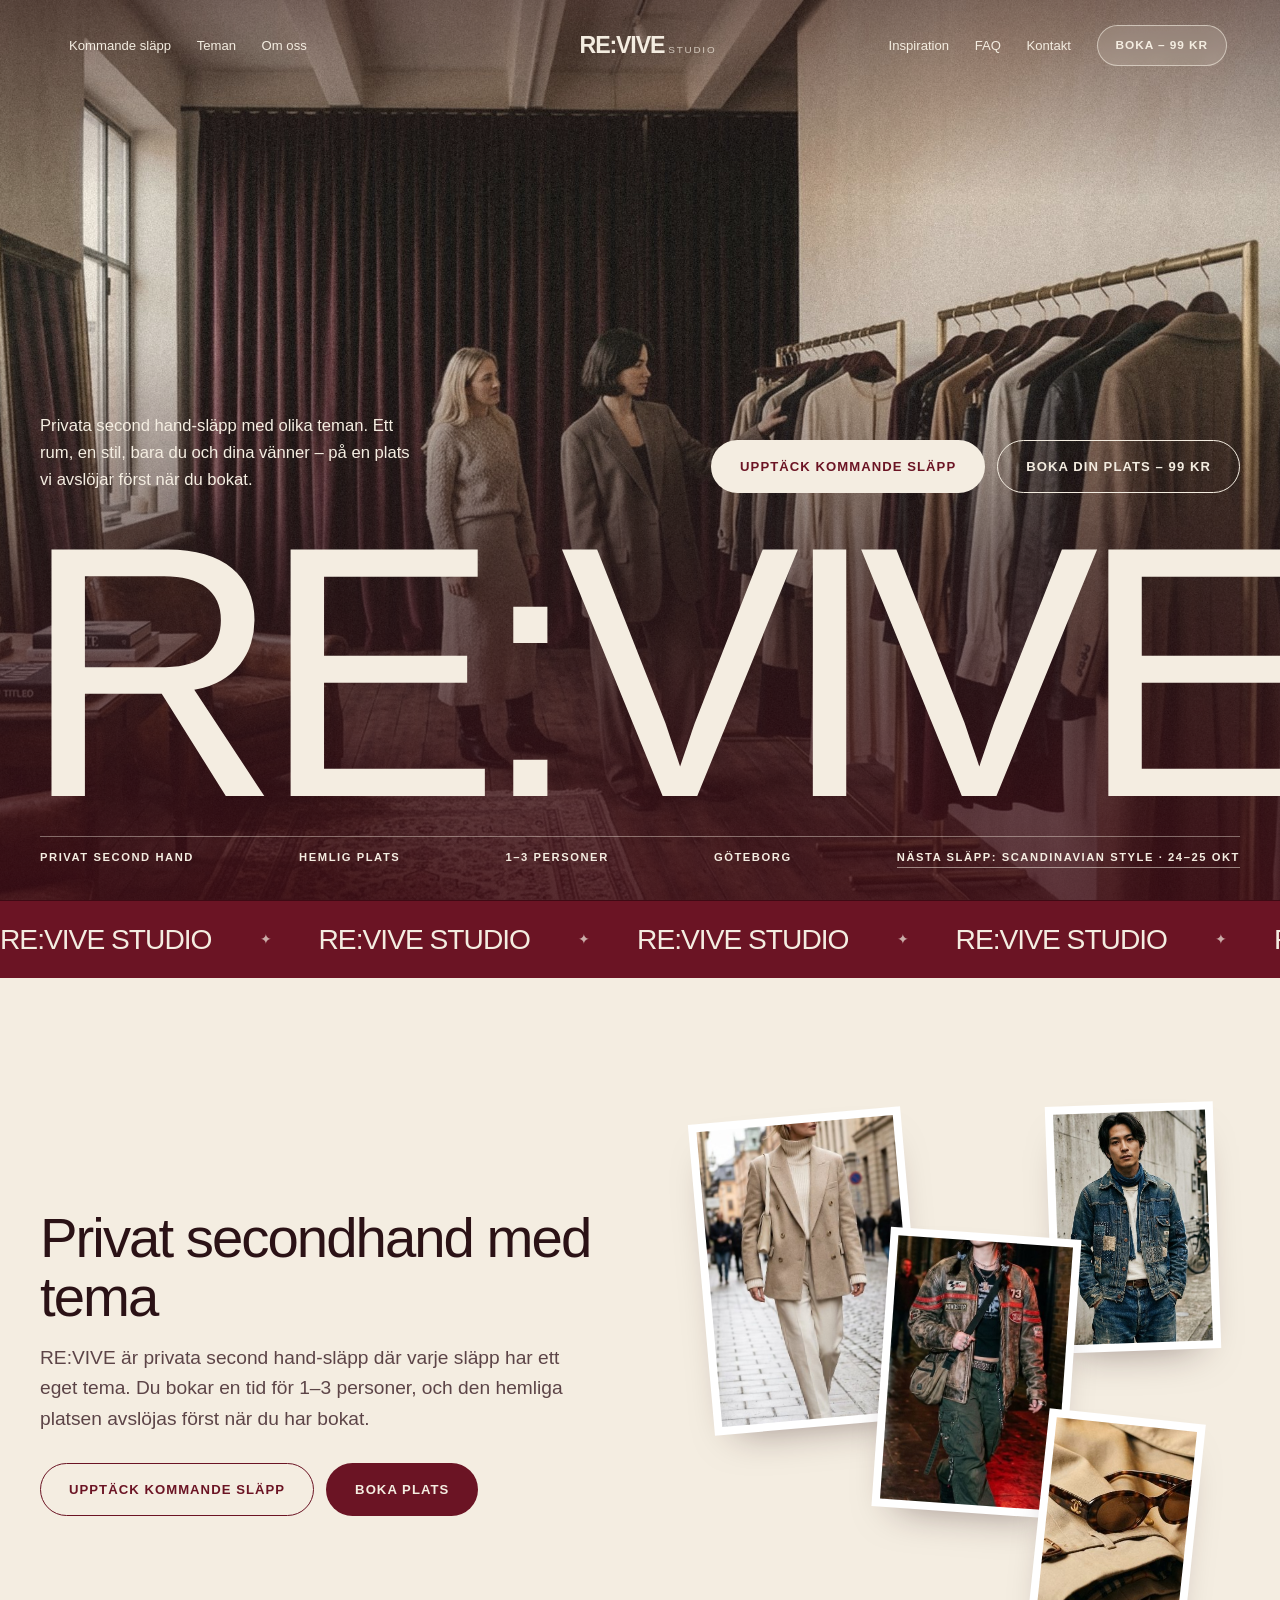
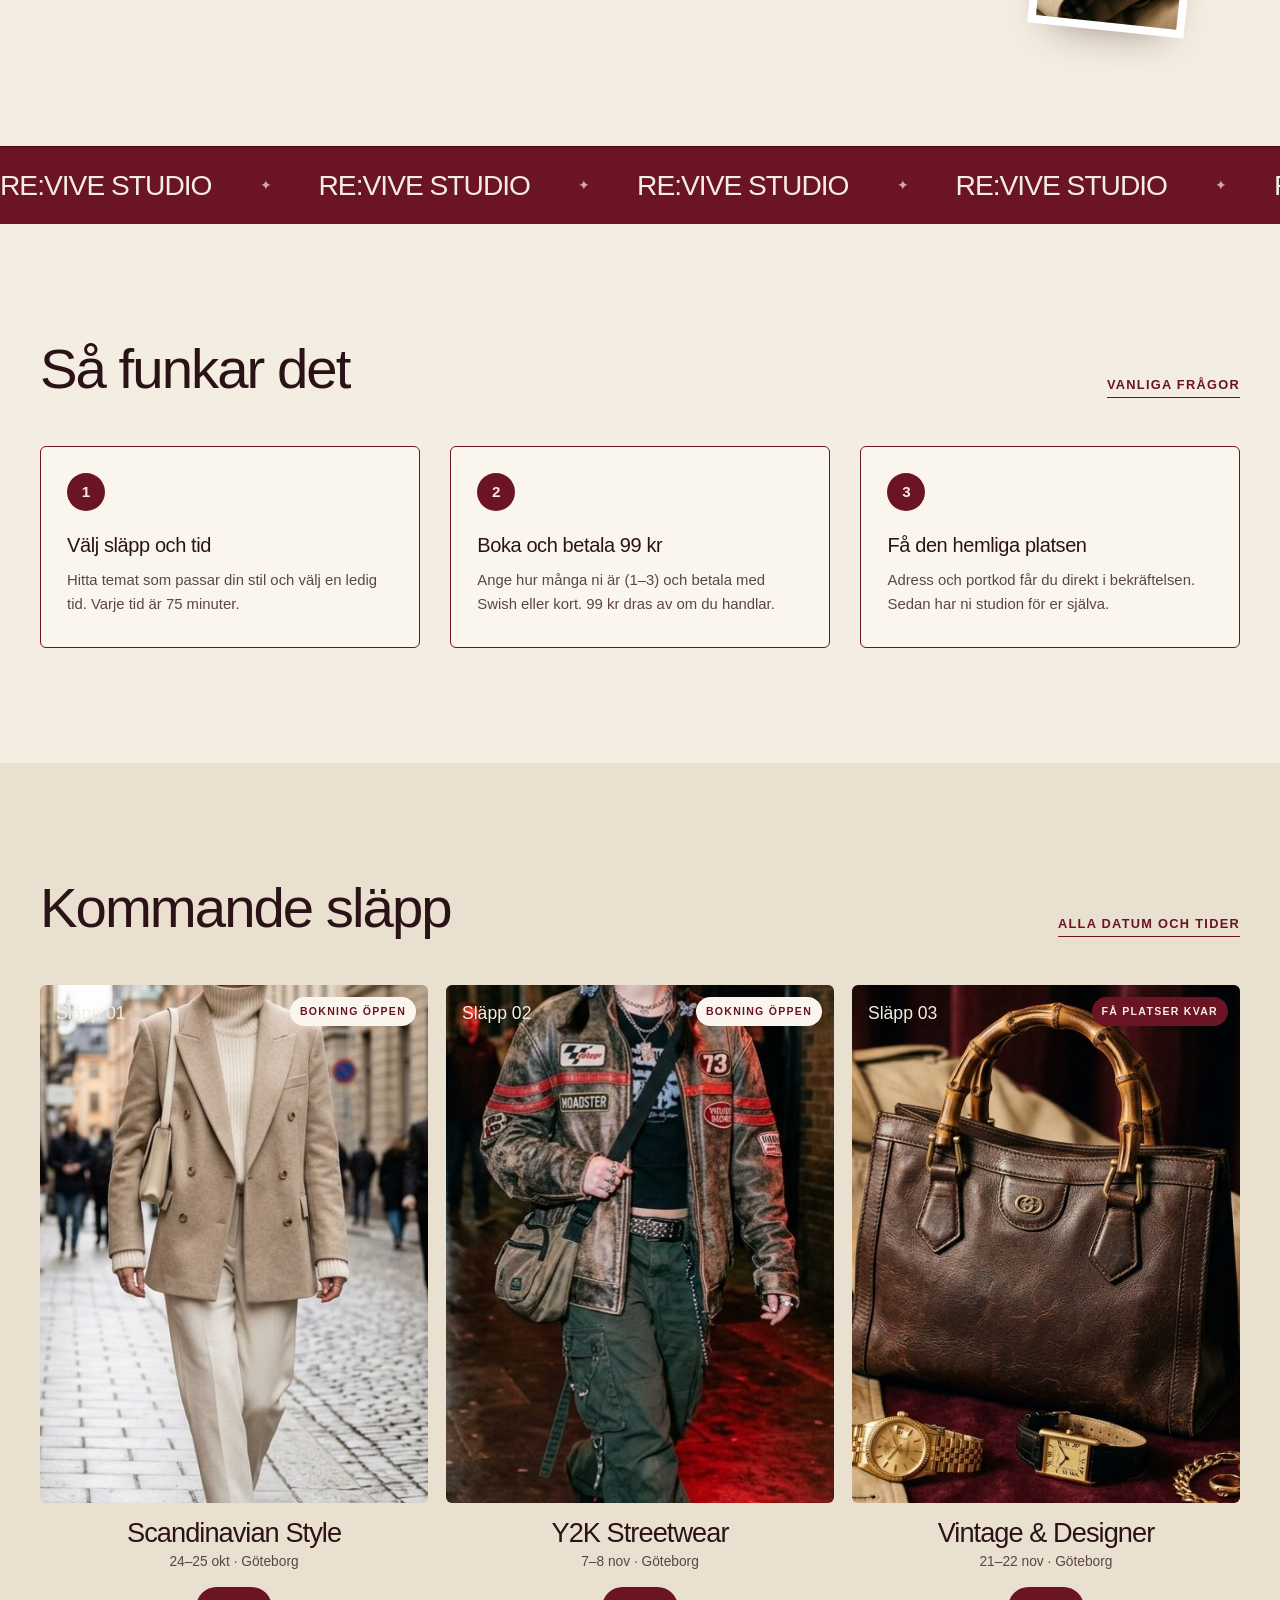
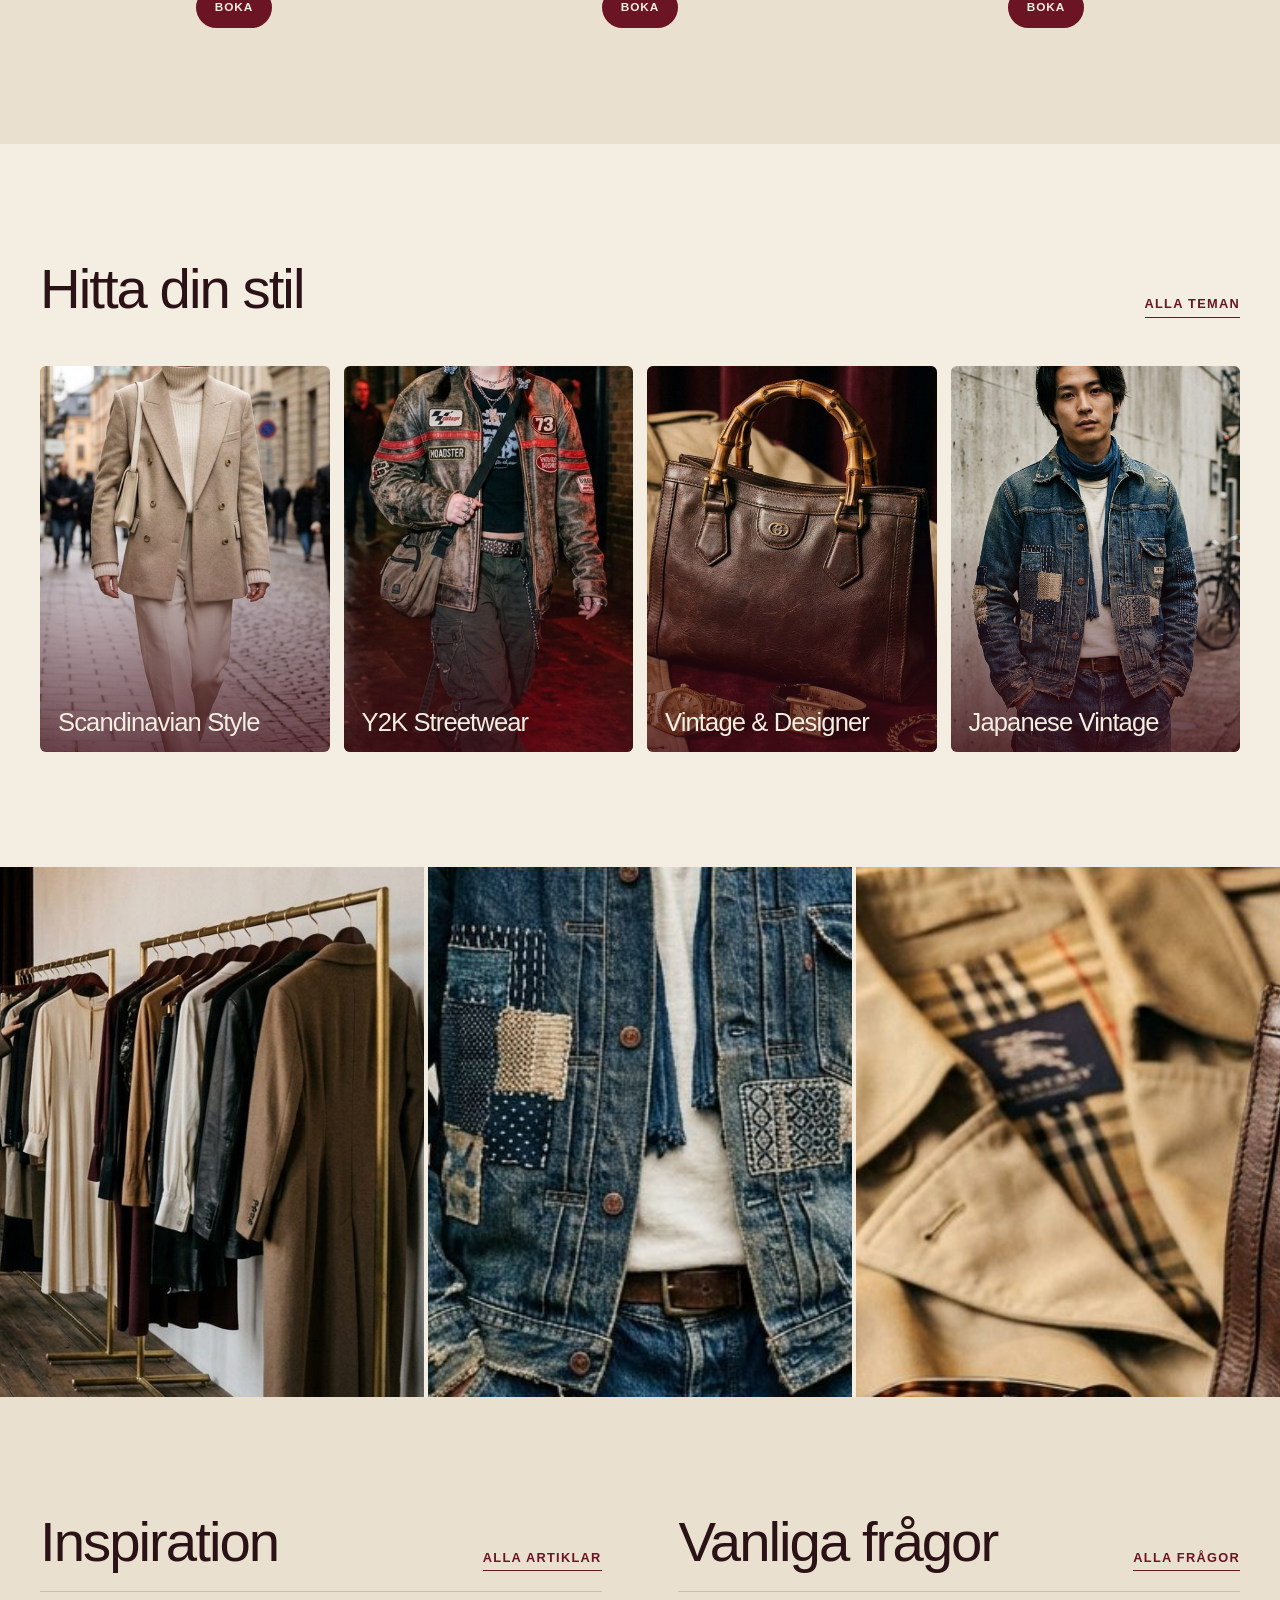
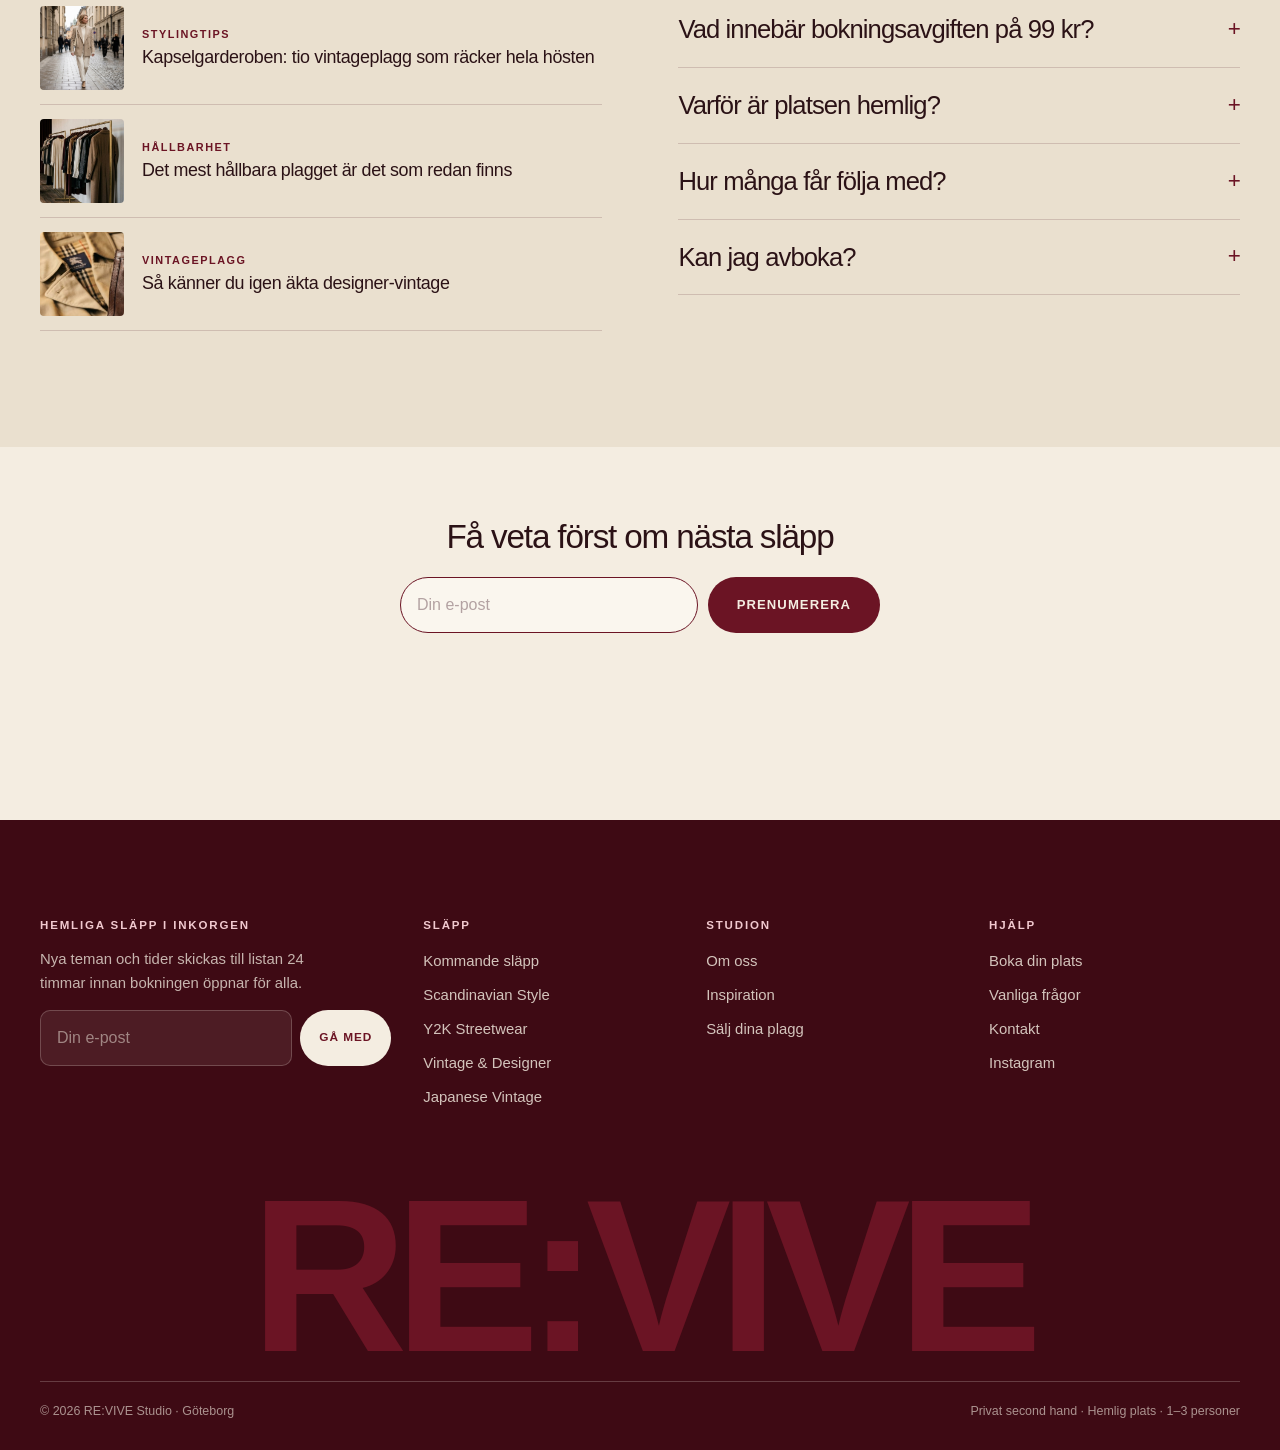
<file: index.html>
<!DOCTYPE html>
<html lang="sv" class="no-js">
<head>
  <meta charset="UTF-8">
  <meta name="viewport" content="width=device-width, initial-scale=1.0">
  <title>RE:VIVE Studio – Privat second hand på hemlig plats i Göteborg</title>
  <meta name="description" content="RE:VIVE Studio är privata second hand-släpp med olika teman. Boka en tid för 1–3 personer för 99 kr – den hemliga adressen får du vid bokning.">
  <link rel="preconnect" href="https://fonts.googleapis.com">
  <link rel="preconnect" href="https://fonts.gstatic.com" crossorigin>
  <link href="https://fonts.googleapis.com/css2?family=Pinyon+Script&display=swap" rel="stylesheet">
  <link rel="stylesheet" href="css/style.css">
  <script>document.documentElement.classList.remove('no-js');</script>
</head>
<body class="page-index">
  
  <header class="site-header">
    <div class="nav-pill">
      <nav class="nav-group left" aria-label="Huvudmeny"><a class="nav-link" href="slapp.html">Kommande släpp</a><a class="nav-link" href="slapp.html#teman">Teman</a><a class="nav-link" href="om-oss.html">Om oss</a></nav>
      <a href="index.html" class="wordmark" aria-label="RE:VIVE Studio – startsida">re:vive<small>studio</small></a>
      <div class="nav-group right"><a class="nav-link" href="blogg.html">Inspiration</a><a class="nav-link" href="faq.html">FAQ</a><a class="nav-link" href="kontakt.html">Kontakt</a><a href="boka.html" class="btn btn-wine btn-sm">Boka – 99 kr</a><button class="menu-toggle" aria-expanded="false" aria-controls="mobileMenu">Meny</button></div>
    </div>
    <nav class="mobile-menu" id="mobileMenu" aria-label="Mobilmeny"><a href="slapp.html">Kommande släpp</a><a href="slapp.html#teman">Teman</a><a href="om-oss.html">Om oss</a><a href="blogg.html">Inspiration</a><a href="faq.html">FAQ</a><a href="kontakt.html">Kontakt</a><a href="boka.html">Boka din plats – 99 kr</a></nav>
  </header>
  <main>

    <section class="hero-full">
      <img src="assets/images/hero.jpg" alt="Klädställningar med handplockade vintageplagg i RE:VIVE-studion">
      <div class="inner">
        <div class="lede">
          <p>Privata second hand-släpp med olika teman. Ett rum, en stil, bara du och dina vänner – på en plats vi avslöjar först när du bokat.</p>
          <div class="btn-row"><a href="slapp.html" class="btn btn-cream">Upptäck kommande släpp</a><a href="boka.html" class="btn btn-line-light">Boka din plats – 99 kr</a></div>
        </div>
        <h1 class="hero-name">RE:VIVE<span class="sr-only"> Studio – privat second hand i Göteborg</span></h1>
        <div class="hero-meta"><span>Privat second hand</span><span>Hemlig plats</span><span>1–3 personer</span><span>Göteborg</span><a href="slapp.html#scandi">Nästa släpp: Scandinavian Style · 24–25 okt</a></div>
      </div>
    </section>

    <div class="marquee" aria-hidden="true"><div class="marquee-track"><span>RE:VIVE STUDIO</span><span>RE:VIVE STUDIO</span><span>RE:VIVE STUDIO</span><span>RE:VIVE STUDIO</span><span>RE:VIVE STUDIO</span><span>RE:VIVE STUDIO</span><span>RE:VIVE STUDIO</span><span>RE:VIVE STUDIO</span><span>RE:VIVE STUDIO</span><span>RE:VIVE STUDIO</span><span>RE:VIVE STUDIO</span><span>RE:VIVE STUDIO</span></div></div>

    <section class="section">
      <div class="container intro-grid intro-collage">
        <div class="reveal-up stack">
          <h2 class="h2">Privat secondhand med tema</h2>
          <p class="lead">RE:VIVE är privata second hand-släpp där varje släpp har ett eget tema. Du bokar en tid för 1–3 personer, och den hemliga platsen avslöjas först när du har bokat.</p>
          <div class="btn-row" style="margin-top:28px"><a href="slapp.html" class="btn btn-line">Upptäck kommande släpp</a><a href="boka.html" class="btn btn-wine">Boka plats</a></div>
        </div>
        <div class="collage reveal-up d1" aria-hidden="true">
          <figure class="p p1"><img src="assets/images/crops/s_walk.jpg" alt="" loading="lazy"></figure>
          <figure class="p p2"><img src="assets/images/crops/y_walk.jpg" alt="" loading="lazy"></figure>
          <figure class="p p3"><img src="assets/images/crops/j_left.jpg" alt="" loading="lazy"></figure>
          <figure class="p p4"><img src="assets/images/crops/d_glasses.jpg" alt="" loading="lazy"></figure>
        </div>
      </div>
    </section>

    <div class="marquee" aria-hidden="true"><div class="marquee-track"><span>RE:VIVE STUDIO</span><span>RE:VIVE STUDIO</span><span>RE:VIVE STUDIO</span><span>RE:VIVE STUDIO</span><span>RE:VIVE STUDIO</span><span>RE:VIVE STUDIO</span><span>RE:VIVE STUDIO</span><span>RE:VIVE STUDIO</span><span>RE:VIVE STUDIO</span><span>RE:VIVE STUDIO</span><span>RE:VIVE STUDIO</span><span>RE:VIVE STUDIO</span></div></div>

    <section class="section">
      <div class="container">
        <div class="section-head reveal-up"><h2 class="h2">Så funkar det</h2><a href="faq.html" class="text-link">Vanliga frågor</a></div>
        <div class="steps3">
          <div class="step-box reveal-up"><span class="step-num">1</span><h3 class="h4">Välj släpp och tid</h3><p>Hitta temat som passar din stil och välj en ledig tid. Varje tid är 75 minuter.</p></div>
          <div class="step-box reveal-up d1"><span class="step-num">2</span><h3 class="h4">Boka och betala 99 kr</h3><p>Ange hur många ni är (1–3) och betala med Swish eller kort. 99 kr dras av om du handlar.</p></div>
          <div class="step-box reveal-up d2"><span class="step-num">3</span><h3 class="h4">Få den hemliga platsen</h3><p>Adress och portkod får du direkt i bekräftelsen. Sedan har ni studion för er själva.</p></div>
        </div>
      </div>
    </section>

    <section class="section bg-paper" id="slapp">
      <div class="container">
        <div class="section-head reveal-up"><h2 class="h2">Kommande släpp</h2><a href="slapp.html" class="text-link">Alla datum och tider</a></div>
        <div class="catalog three"><article class="drop-card reveal-up d1">
          <a href="tema-scandinavian.html" class="img"><img src="assets/images/crops/s_walk.jpg" alt="Scandinavian Style" loading="lazy"><span class="num">Släpp 01</span><span class="chip open">Bokning öppen</span></a>
          <div class="body"><h3 class="name">Scandinavian Style</h3><p class="date">24–25 okt · Göteborg</p>
          <a href="boka.html?drop=scandi" class="btn btn-wine btn-sm" style="margin-top:14px">Boka</a></div>
        </article><article class="drop-card reveal-up d2">
          <a href="tema-y2k.html" class="img"><img src="assets/images/crops/y_walk.jpg" alt="Y2K Streetwear" loading="lazy"><span class="num">Släpp 02</span><span class="chip open">Bokning öppen</span></a>
          <div class="body"><h3 class="name">Y2K Streetwear</h3><p class="date">7–8 nov · Göteborg</p>
          <a href="boka.html?drop=y2k" class="btn btn-wine btn-sm" style="margin-top:14px">Boka</a></div>
        </article><article class="drop-card reveal-up d3">
          <a href="tema-vintage-designer.html" class="img"><img src="assets/images/crops/d_bag.jpg" alt="Vintage & Designer" loading="lazy"><span class="num">Släpp 03</span><span class="chip few">Få platser kvar</span></a>
          <div class="body"><h3 class="name">Vintage & Designer</h3><p class="date">21–22 nov · Göteborg</p>
          <a href="boka.html?drop=designer" class="btn btn-wine btn-sm" style="margin-top:14px">Boka</a></div>
        </article></div>
      </div>
    </section>

    <section class="section">
      <div class="container">
        <div class="section-head reveal-up"><h2 class="h2">Hitta din stil</h2><a href="slapp.html#teman" class="text-link">Alla teman</a></div>
        <div class="other-themes four-up"><a href="tema-scandinavian.html" class="reveal-up d1"><img src="assets/images/crops/s_walk.jpg" alt="" loading="lazy"><span>Scandinavian Style</span></a><a href="tema-y2k.html" class="reveal-up d2"><img src="assets/images/crops/y_walk.jpg" alt="" loading="lazy"><span>Y2K Streetwear</span></a><a href="tema-vintage-designer.html" class="reveal-up d3"><img src="assets/images/crops/d_bag.jpg" alt="" loading="lazy"><span>Vintage & Designer</span></a><a href="tema-japanese.html" class="reveal-up d4"><img src="assets/images/crops/j_left.jpg" alt="" loading="lazy"><span>Japanese Vintage</span></a></div>
      </div>
    </section>

    <section class="strip" aria-label="Bilder från studion">
      <div><img src="assets/images/crops/h_racks.jpg" alt="Klädställningar i studion" loading="lazy"></div>
      <div><img src="assets/images/crops/j_patch.jpg" alt="Lagad japansk denimjacka" loading="lazy"></div>
      <div><img src="assets/images/crops/d_label.jpg" alt="Foder i en vintage trenchcoat" loading="lazy"></div>
    </section>

    <section class="section bg-paper">
      <div class="container two-col">
        <div class="reveal-up">
          <div class="section-head"><h2 class="h2">Inspiration</h2><a href="blogg.html" class="text-link">Alla artiklar</a></div>
          <ul class="mini-list">
            <li><a href="blogg.html#kapselgarderob"><img src="assets/images/drop_scandi.jpg" alt="" loading="lazy"><span><small>Stylingtips</small>Kapselgarderoben: tio vintageplagg som räcker hela hösten</span></a></li>
            <li><a href="blogg.html#hallbarhet"><img src="assets/images/crops/h_racks.jpg" alt="" loading="lazy"><span><small>Hållbarhet</small>Det mest hållbara plagget är det som redan finns</span></a></li>
            <li><a href="blogg.html#akta-vintage"><img src="assets/images/crops/d_label.jpg" alt="" loading="lazy"><span><small>Vintageplagg</small>Så känner du igen äkta designer-vintage</span></a></li>
          </ul>
        </div>
        <div class="reveal-up d1">
          <div class="section-head"><h2 class="h2">Vanliga frågor</h2><a href="faq.html" class="text-link">Alla frågor</a></div>
          <div class="faq-list">
            <details class="faq-item"><summary>Vad innebär bokningsavgiften på 99 kr?</summary><div class="answer"><p>De 99 kronorna säkrar din tid och gäller för hela sällskapet (1–3 personer). Handlar du i studion dras beloppet av från ditt köp.</p></div></details>
            <details class="faq-item"><summary>Varför är platsen hemlig?</summary><div class="answer"><p>För att studion ska vara lugn och bara er under er tid. Adressen och portkoden får du direkt när bokningen är betald.</p></div></details>
            <details class="faq-item"><summary>Hur många får följa med?</summary><div class="answer"><p>Upp till tre personer per bokning – du och två vänner.</p></div></details>
            <details class="faq-item"><summary>Kan jag avboka?</summary><div class="answer"><p>Ja, kostnadsfritt fram till 24 timmar innan din tid. Då får du tillbaka hela beloppet.</p></div></details>
          </div>
        </div>
      </div>
    </section>

    <section class="section-sm">
      <div class="container center newsletter reveal-up">
        <h2 class="h3">Få veta först om nästa släpp</h2>
        <form class="js-newsletter"><label class="sr-only" for="nl-email">E-post</label><input id="nl-email" class="input" type="email" placeholder="Din e-post" required><button class="btn btn-wine" type="submit">Prenumerera</button></form>
      </div>
    </section>
  </main>
  <footer class="site-footer">
    <div class="container">
      <div class="footer-top">
        <div class="footer-news">
          <h4>Hemliga släpp i inkorgen</h4>
          <p>Nya teman och tider skickas till listan 24 timmar innan bokningen öppnar för alla.</p>
          <form class="js-newsletter"><label class="sr-only" for="fn-email">E-post</label><input id="fn-email" class="input" type="email" placeholder="Din e-post" required><button class="btn btn-cream btn-sm" type="submit">Gå med</button></form>
        </div>
        <div><h4>Släpp</h4><ul><li><a href="slapp.html">Kommande släpp</a></li><li><a href="tema-scandinavian.html">Scandinavian Style</a></li><li><a href="tema-y2k.html">Y2K Streetwear</a></li><li><a href="tema-vintage-designer.html">Vintage & Designer</a></li><li><a href="tema-japanese.html">Japanese Vintage</a></li></ul></div>
        <div><h4>Studion</h4><ul><li><a href="om-oss.html">Om oss</a></li><li><a href="blogg.html">Inspiration</a></li><li><a href="tjanster.html">Sälj dina plagg</a></li></ul></div>
        <div><h4>Hjälp</h4><ul><li><a href="boka.html">Boka din plats</a></li><li><a href="faq.html">Vanliga frågor</a></li><li><a href="kontakt.html">Kontakt</a></li><li><a href="https://instagram.com/revivestudio.se" rel="noopener">Instagram</a></li></ul></div>
      </div>
      <div class="footer-word" aria-hidden="true">re:vive</div>
      <div class="footer-bottom"><span>© 2026 RE:VIVE Studio · Göteborg</span><span>Privat second hand · Hemlig plats · 1–3 personer</span></div>
    </div>
  </footer>
  <script src="js/data.js"></script>
  <script src="js/app.js"></script>
</body>
</html>
</file>
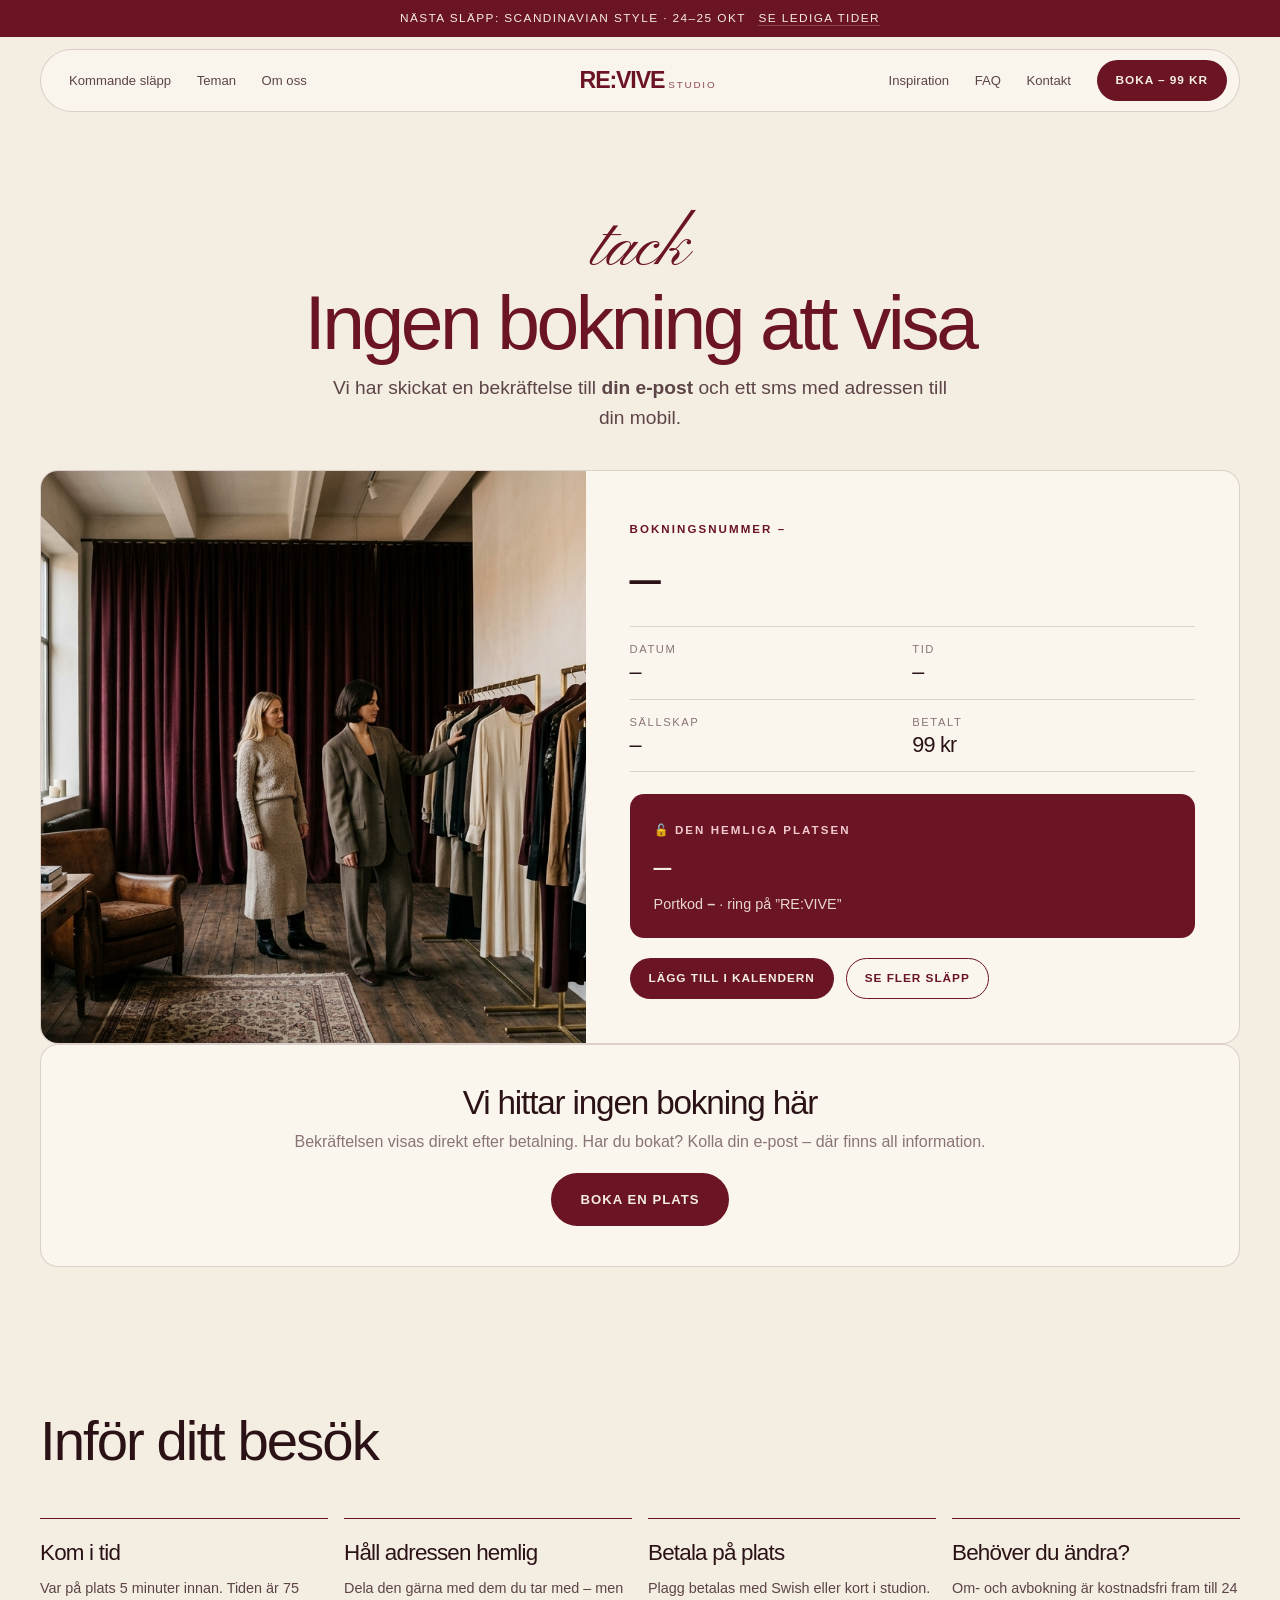
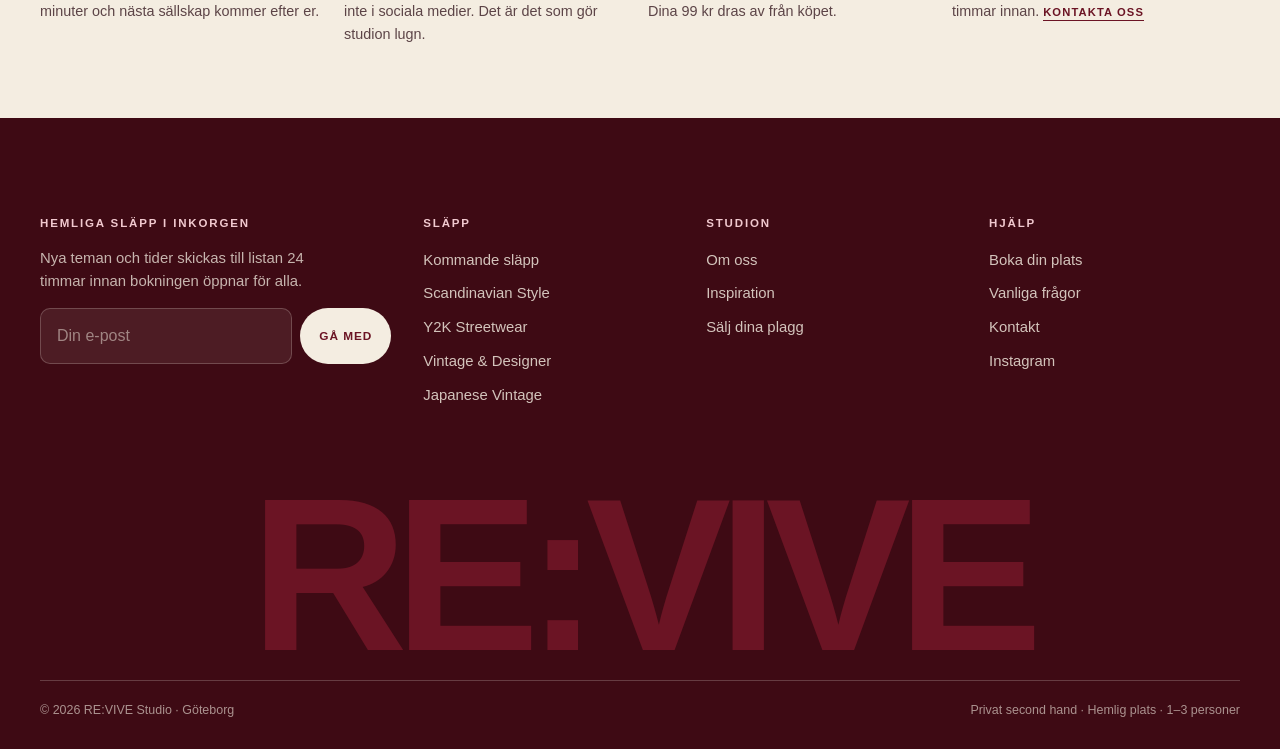
<file: bekraftelse.html>
<!DOCTYPE html>
<html lang="sv" class="no-js">
<head>
  <meta charset="UTF-8">
  <meta name="viewport" content="width=device-width, initial-scale=1.0">
  <title>Bokningsbekräftelse | RE:VIVE Studio</title>
  <meta name="robots" content="noindex">
  <meta name="description" content="Din bokning hos RE:VIVE Studio är bekräftad.">
  <link rel="preconnect" href="https://fonts.googleapis.com">
  <link rel="preconnect" href="https://fonts.gstatic.com" crossorigin>
  <link href="https://fonts.googleapis.com/css2?family=Pinyon+Script&display=swap" rel="stylesheet">
  <link rel="stylesheet" href="css/style.css">
  <script>document.documentElement.classList.remove('no-js');</script>
</head>
<body class="page-bekraftelse">
  <div class="announce">Nästa släpp: Scandinavian Style · 24–25 okt <a href="slapp.html#scandi">Se lediga tider</a></div>
  <header class="site-header">
    <div class="nav-pill">
      <nav class="nav-group left" aria-label="Huvudmeny"><a class="nav-link" href="slapp.html">Kommande släpp</a><a class="nav-link" href="slapp.html#teman">Teman</a><a class="nav-link" href="om-oss.html">Om oss</a></nav>
      <a href="index.html" class="wordmark" aria-label="RE:VIVE Studio – startsida">re:vive<small>studio</small></a>
      <div class="nav-group right"><a class="nav-link" href="blogg.html">Inspiration</a><a class="nav-link" href="faq.html">FAQ</a><a class="nav-link" href="kontakt.html">Kontakt</a><a href="boka.html" class="btn btn-wine btn-sm">Boka – 99 kr</a><button class="menu-toggle" aria-expanded="false" aria-controls="mobileMenu">Meny</button></div>
    </div>
    <nav class="mobile-menu" id="mobileMenu" aria-label="Mobilmeny"><a href="slapp.html">Kommande släpp</a><a href="slapp.html#teman">Teman</a><a href="om-oss.html">Om oss</a><a href="blogg.html">Inspiration</a><a href="faq.html">FAQ</a><a href="kontakt.html">Kontakt</a><a href="boka.html">Boka din plats – 99 kr</a></nav>
  </header>
  <main>

    <section class="page-hero" style="padding-bottom:28px">
      <div class="container center reveal-up"><span class="script" style="font-size:clamp(2.6rem,6vw,4.4rem)">tack</span><h1 class="h1" id="confTitle" style="color:var(--wine)">Din plats är säkrad</h1>
        <p class="lead" style="margin-top:12px">Vi har skickat en bekräftelse till <strong id="confEmail">din e-post</strong> och ett sms med adressen till din mobil.</p></div>
    </section>
    <section class="container section-sm" style="padding-top:8px">
      <div class="ticket reveal-up" id="ticket">
        <div class="img"><img id="confImg" src="assets/images/hero_loft.jpg" alt=""></div>
        <div class="body">
          <span class="eyebrow">Bokningsnummer <span id="confRef">–</span></span>
          <h2 class="h2" id="confDrop" style="margin-top:6px">–</h2>
          <dl><div><dt>Datum</dt><dd id="confDate">–</dd></div><div><dt>Tid</dt><dd id="confTime">–</dd></div><div><dt>Sällskap</dt><dd id="confGuests">–</dd></div><div><dt>Betalt</dt><dd>99 kr</dd></div></dl>
          <div class="reveal" style="opacity:1;transform:none"><span class="eyebrow">🔓 Den hemliga platsen</span><p class="addr" id="confAddr">–</p><p class="code">Portkod <strong id="confCode">–</strong> · ring på ”RE:VIVE”</p></div>
          <div class="btn-row" style="margin-top:20px"><button type="button" class="btn btn-wine btn-sm" id="icsBtn">Lägg till i kalendern</button><a href="slapp.html" class="btn btn-line btn-sm">Se fler släpp</a></div>
        </div>
      </div>
      <div class="picker" id="noBooking" hidden style="text-align:center;padding:40px"><h2 class="h3">Vi hittar ingen bokning här</h2><p class="muted" style="margin:8px 0 18px">Bekräftelsen visas direkt efter betalning. Har du bokat? Kolla din e-post – där finns all information.</p><a href="boka.html" class="btn btn-wine">Boka en plats</a></div>
    </section>
    <section class="section-sm">
      <div class="container"><div class="section-head reveal-up"><h2 class="h2">Inför ditt besök</h2></div>
        <div class="info-grid">
          <div class="info-card reveal-up"><h3>Kom i tid</h3><p>Var på plats 5 minuter innan. Tiden är 75 minuter och nästa sällskap kommer efter er.</p></div>
          <div class="info-card reveal-up d1"><h3>Håll adressen hemlig</h3><p>Dela den gärna med dem du tar med – men inte i sociala medier. Det är det som gör studion lugn.</p></div>
          <div class="info-card reveal-up d2"><h3>Betala på plats</h3><p>Plagg betalas med Swish eller kort i studion. Dina 99 kr dras av från köpet.</p></div>
          <div class="info-card reveal-up d3"><h3>Behöver du ändra?</h3><p>Om- och avbokning är kostnadsfri fram till 24 timmar innan. <a href="kontakt.html" class="text-link" style="font-size:.7rem">Kontakta oss</a></p></div>
        </div></div>
    </section>
  </main>
  <footer class="site-footer">
    <div class="container">
      <div class="footer-top">
        <div class="footer-news">
          <h4>Hemliga släpp i inkorgen</h4>
          <p>Nya teman och tider skickas till listan 24 timmar innan bokningen öppnar för alla.</p>
          <form class="js-newsletter"><label class="sr-only" for="fn-email">E-post</label><input id="fn-email" class="input" type="email" placeholder="Din e-post" required><button class="btn btn-cream btn-sm" type="submit">Gå med</button></form>
        </div>
        <div><h4>Släpp</h4><ul><li><a href="slapp.html">Kommande släpp</a></li><li><a href="tema-scandinavian.html">Scandinavian Style</a></li><li><a href="tema-y2k.html">Y2K Streetwear</a></li><li><a href="tema-vintage-designer.html">Vintage & Designer</a></li><li><a href="tema-japanese.html">Japanese Vintage</a></li></ul></div>
        <div><h4>Studion</h4><ul><li><a href="om-oss.html">Om oss</a></li><li><a href="blogg.html">Inspiration</a></li><li><a href="tjanster.html">Sälj dina plagg</a></li></ul></div>
        <div><h4>Hjälp</h4><ul><li><a href="boka.html">Boka din plats</a></li><li><a href="faq.html">Vanliga frågor</a></li><li><a href="kontakt.html">Kontakt</a></li><li><a href="https://instagram.com/revivestudio.se" rel="noopener">Instagram</a></li></ul></div>
      </div>
      <div class="footer-word" aria-hidden="true">re:vive</div>
      <div class="footer-bottom"><span>© 2026 RE:VIVE Studio · Göteborg</span><span>Privat second hand · Hemlig plats · 1–3 personer</span></div>
    </div>
  </footer>
  <script src="js/data.js"></script>
  <script src="js/app.js"></script>
</body>
</html>
</file>
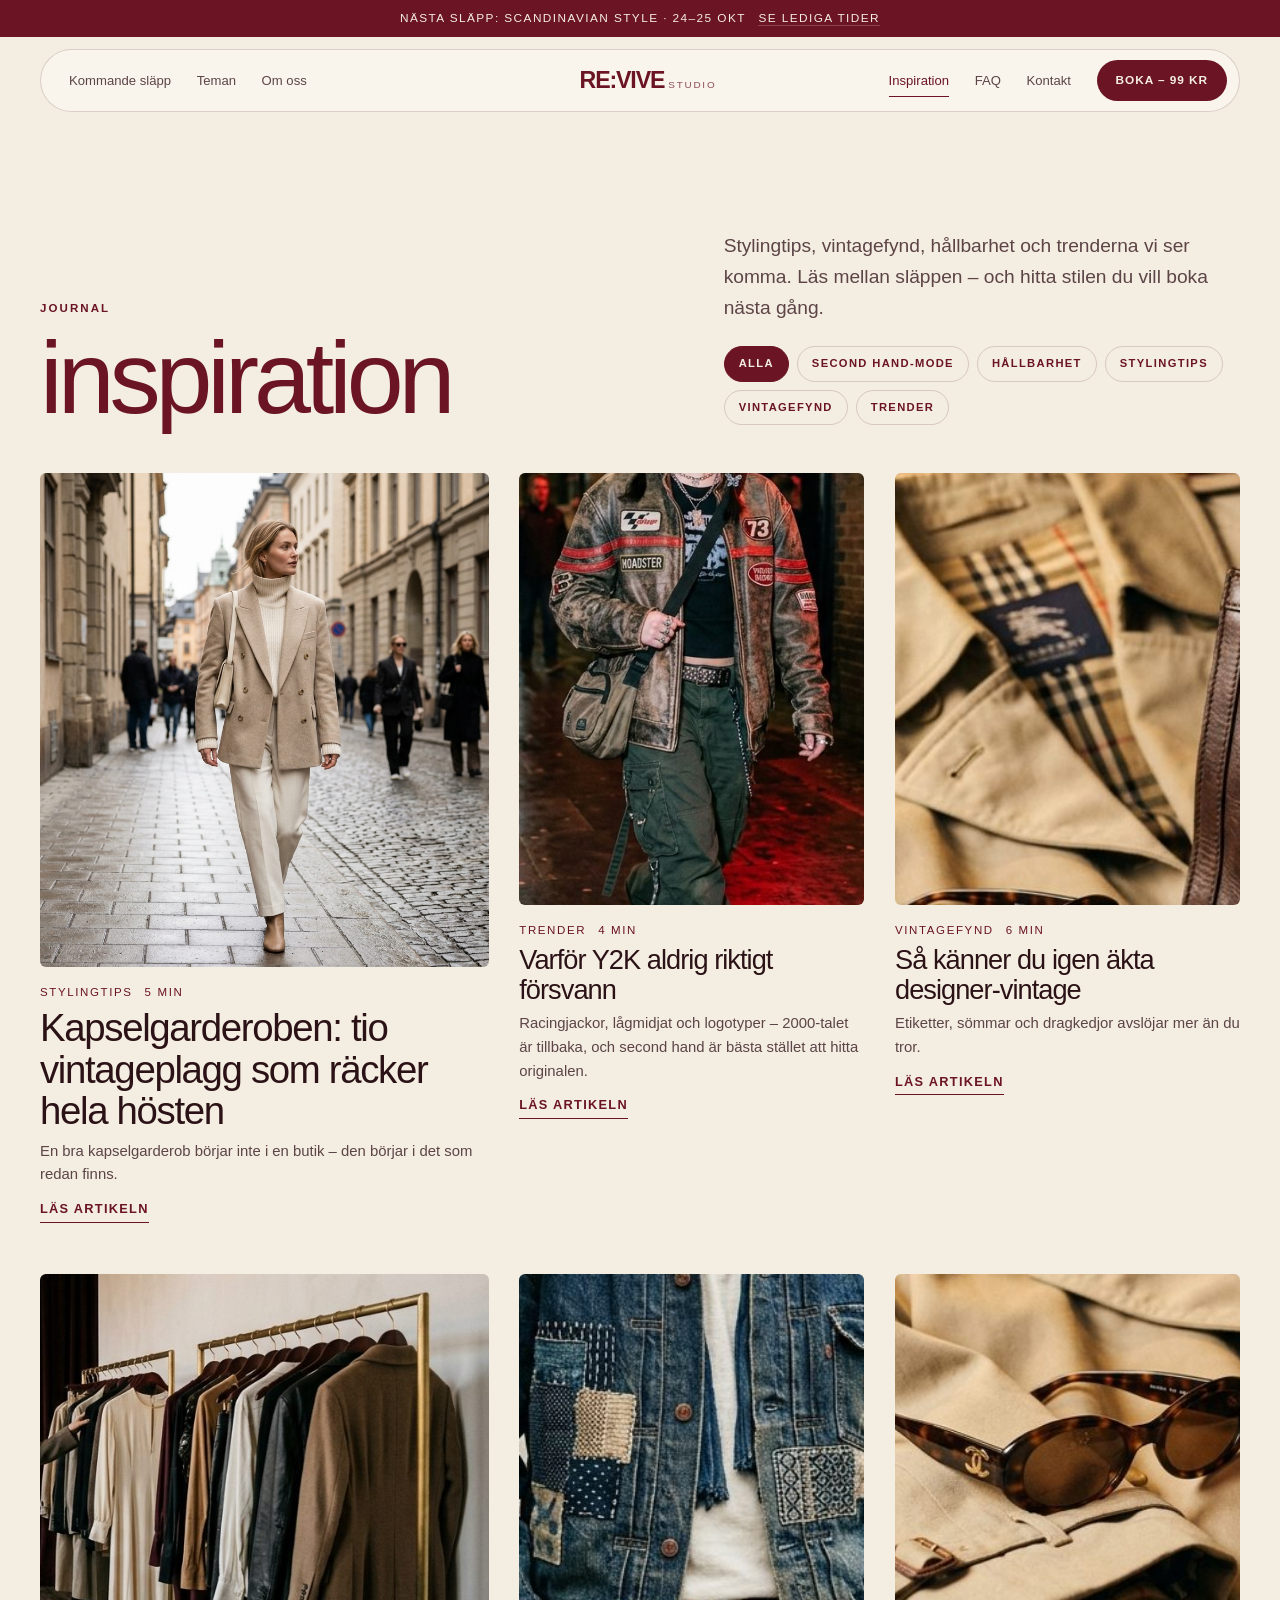
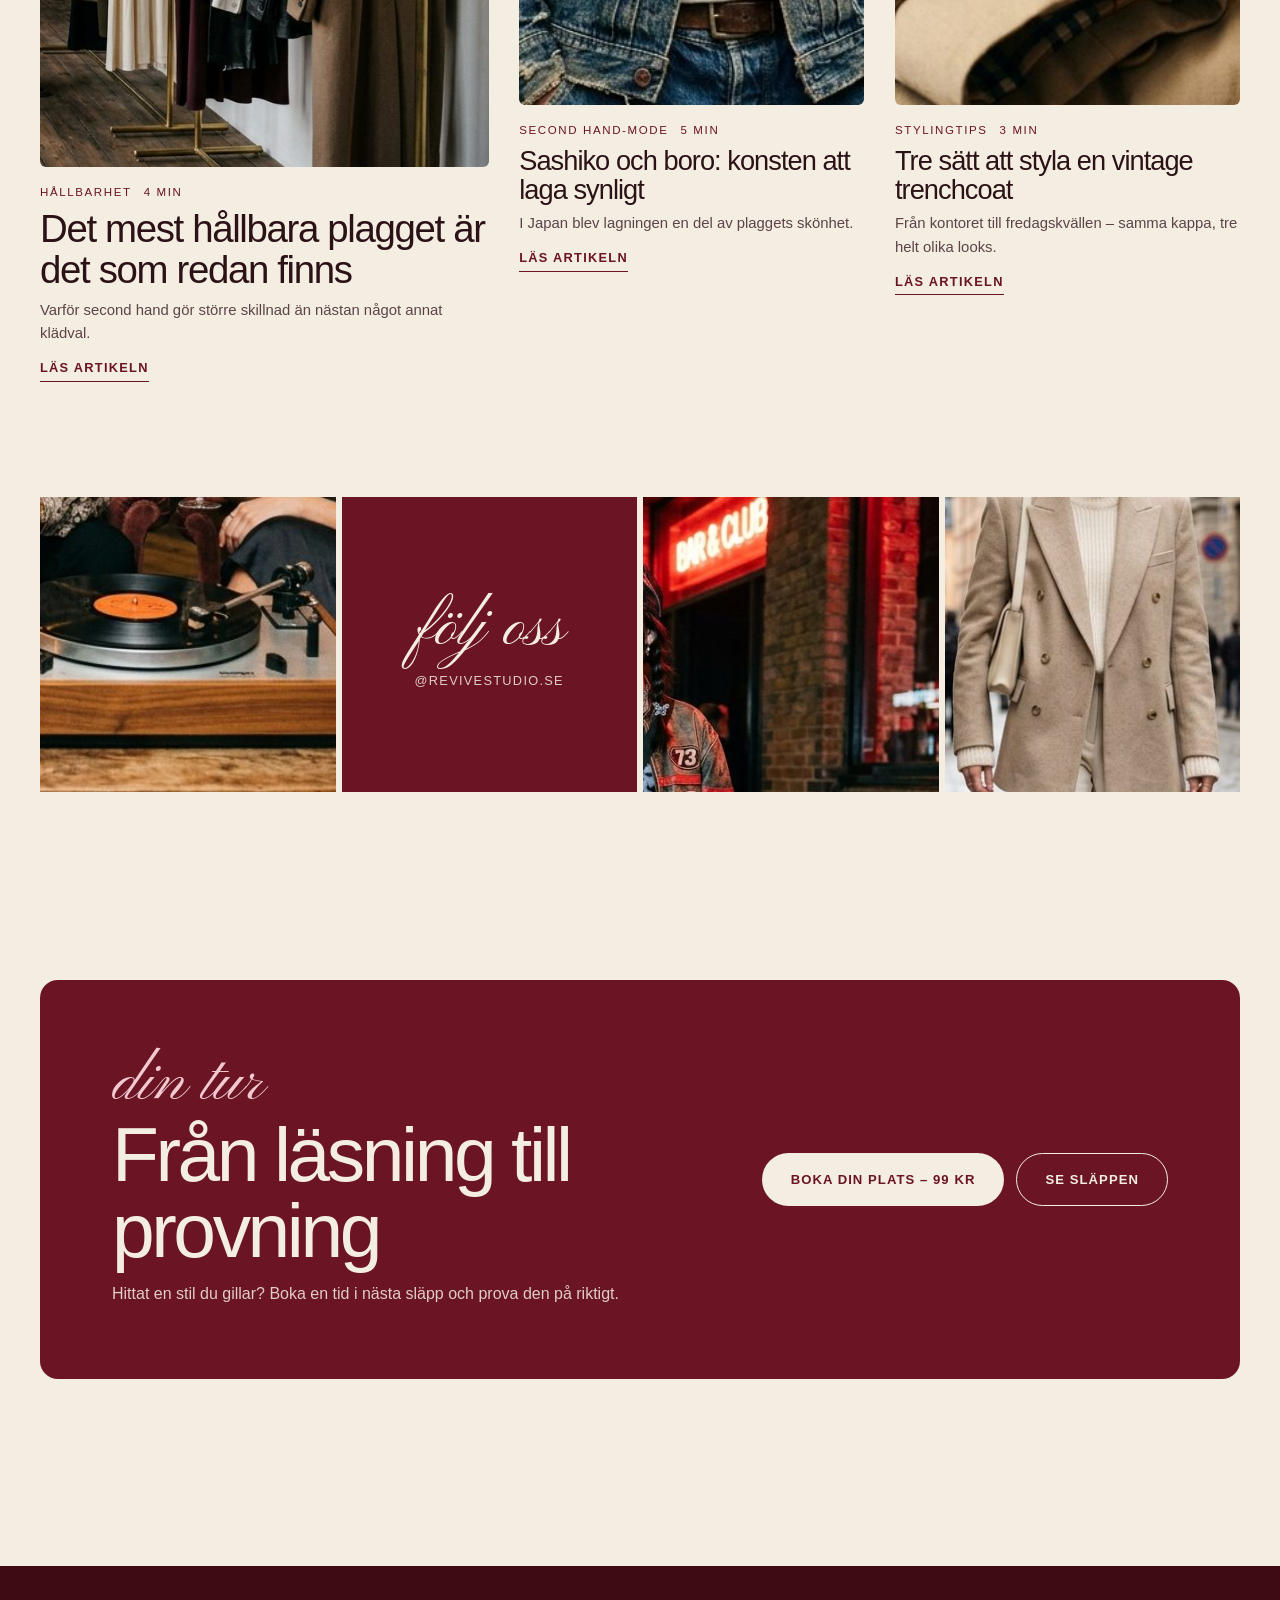
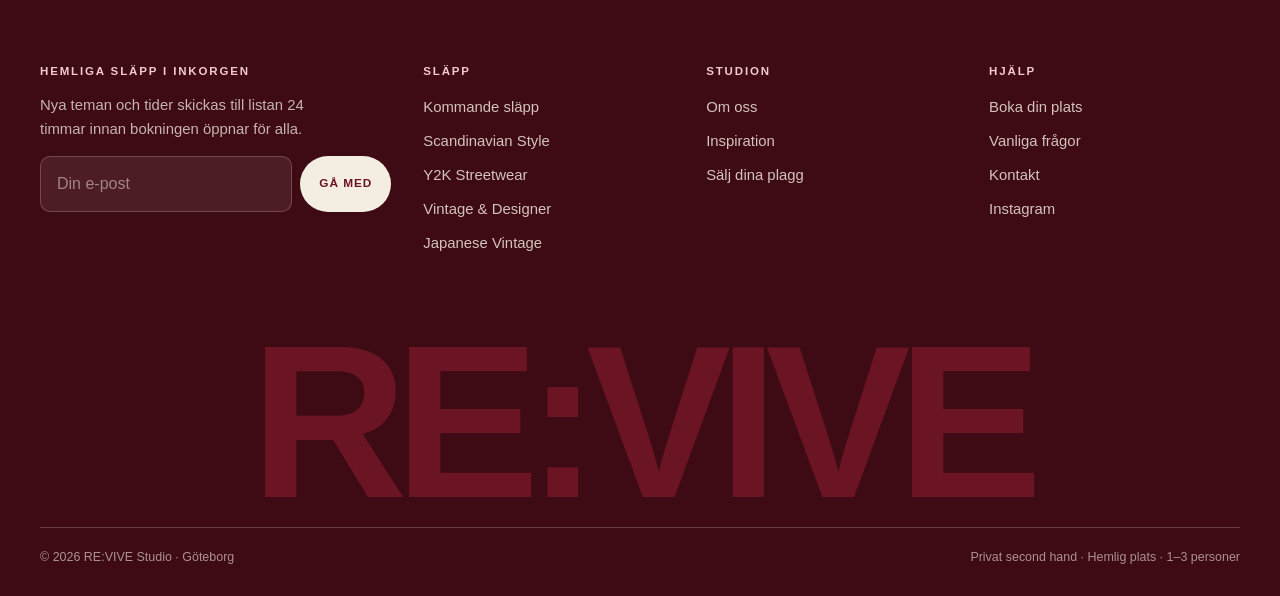
<file: blogg.html>
<!DOCTYPE html>
<html lang="sv" class="no-js">
<head>
  <meta charset="UTF-8">
  <meta name="viewport" content="width=device-width, initial-scale=1.0">
  <title>Inspiration – second hand, styling & vintagefynd | RE:VIVE Studio</title>
  <meta name="description" content="Artiklar om second hand-mode, hållbarhet, stylingtips, vintagefynd och kommande trender från RE:VIVE Studio.">
  <link rel="preconnect" href="https://fonts.googleapis.com">
  <link rel="preconnect" href="https://fonts.gstatic.com" crossorigin>
  <link href="https://fonts.googleapis.com/css2?family=Pinyon+Script&display=swap" rel="stylesheet">
  <link rel="stylesheet" href="css/style.css">
  <script>document.documentElement.classList.remove('no-js');</script>
</head>
<body class="page-blogg">
  <div class="announce">Nästa släpp: Scandinavian Style · 24–25 okt <a href="slapp.html#scandi">Se lediga tider</a></div>
  <header class="site-header">
    <div class="nav-pill">
      <nav class="nav-group left" aria-label="Huvudmeny"><a class="nav-link" href="slapp.html">Kommande släpp</a><a class="nav-link" href="slapp.html#teman">Teman</a><a class="nav-link" href="om-oss.html">Om oss</a></nav>
      <a href="index.html" class="wordmark" aria-label="RE:VIVE Studio – startsida">re:vive<small>studio</small></a>
      <div class="nav-group right"><a class="nav-link" href="blogg.html">Inspiration</a><a class="nav-link" href="faq.html">FAQ</a><a class="nav-link" href="kontakt.html">Kontakt</a><a href="boka.html" class="btn btn-wine btn-sm">Boka – 99 kr</a><button class="menu-toggle" aria-expanded="false" aria-controls="mobileMenu">Meny</button></div>
    </div>
    <nav class="mobile-menu" id="mobileMenu" aria-label="Mobilmeny"><a href="slapp.html">Kommande släpp</a><a href="slapp.html#teman">Teman</a><a href="om-oss.html">Om oss</a><a href="blogg.html">Inspiration</a><a href="faq.html">FAQ</a><a href="kontakt.html">Kontakt</a><a href="boka.html">Boka din plats – 99 kr</a></nav>
  </header>
  <main>

    <section class="page-hero">
      <div class="container page-hero-grid">
        <div class="reveal-up"><span class="eyebrow">Journal</span><h1 class="display" style="margin-top:12px">inspiration</h1></div>
        <div class="reveal-up d1"><p class="lead">Stylingtips, vintagefynd, hållbarhet och trenderna vi ser komma. Läs mellan släppen – och hitta stilen du vill boka nästa gång.</p>
          <div class="keywords" id="blogFilters"><button type="button" class="chip static active" data-cat="Alla">Alla</button><button type="button" class="chip static" data-cat="Second hand-mode">Second hand-mode</button><button type="button" class="chip static" data-cat="Hållbarhet">Hållbarhet</button><button type="button" class="chip static" data-cat="Stylingtips">Stylingtips</button><button type="button" class="chip static" data-cat="Vintagefynd">Vintagefynd</button><button type="button" class="chip static" data-cat="Trender">Trender</button></div></div>
      </div>
    </section>
    <section class="container">
      <div class="journal" id="articles"><article class="article-card feature reveal-up " id="kapselgarderob" data-cat="Stylingtips"><div class="img"><img src="assets/images/drop_scandi.jpg" alt="" loading="lazy"></div><div class="meta"><span>Stylingtips</span><span>5 min</span></div><h3>Kapselgarderoben: tio vintageplagg som räcker hela hösten</h3><p>En bra kapselgarderob börjar inte i en butik – den börjar i det som redan finns.</p>
          <details class="article-more"><summary class="text-link"><span class="open-label">Läs artikeln</span><span class="close-label">Stäng</span></summary><div class="more-body small"><p>Börja med ytterplagget. En ullkappa i havre eller kamel funkar till allt från jeans till kostymbyxor och håller i decennier om den är i ren ull.</p><p>Lägg sedan till två stickade plagg, en kavaj, ett par raka byxor och en skjorta i bomull. Välj neutrala färger så att allt går att kombinera – och låt sedan ett vintageplagg med karaktär stå för personligheten.</p><p>Tips: känn på materialet och läs tvättlappen. Ull, kashmir, linne och bomull åldras vackert, syntet gör det sällan.</p></div></details></article><article class="article-card  reveal-up d1" id="y2k-comeback" data-cat="Trender"><div class="img"><img src="assets/images/crops/y_walk.jpg" alt="" loading="lazy"></div><div class="meta"><span>Trender</span><span>4 min</span></div><h3>Varför Y2K aldrig riktigt försvann</h3><p>Racingjackor, lågmidjat och logotyper – 2000-talet är tillbaka, och second hand är bästa stället att hitta originalen.</p>
          <details class="article-more"><summary class="text-link"><span class="open-label">Läs artikeln</span><span class="close-label">Stäng</span></summary><div class="more-body small"><p>Modet går i cykler på ungefär tjugo år. Därför är det nu plaggen från 2000-talets början börjar kännas nya igen.</p><p>Originalen från den tiden har ofta bättre kvalitet än dagens kopior: tjockare läder, kraftigare denim och detaljer som aldrig massproducerades. Köp dem en gång, så slipper du jaga trenden igen nästa säsong.</p></div></details></article><article class="article-card  reveal-up d2" id="akta-vintage" data-cat="Vintagefynd"><div class="img"><img src="assets/images/crops/d_label.jpg" alt="" loading="lazy"></div><div class="meta"><span>Vintagefynd</span><span>6 min</span></div><h3>Så känner du igen äkta designer-vintage</h3><p>Etiketter, sömmar och dragkedjor avslöjar mer än du tror.</p>
          <details class="article-more"><summary class="text-link"><span class="open-label">Läs artikeln</span><span class="close-label">Stäng</span></summary><div class="more-body small"><p>Titta först på etiketten: typsnitt, placering och material förändras genom åren och kan jämföras mot kända original.</p><p>Kontrollera sedan sömmarna. Lyxplagg har jämna, täta stygn och mönster som möts vid sömmarna. Dragkedjor och metalldetaljer är ofta märkta. På RE:VIVE äkthetskontrolleras alla designerplagg innan de hamnar i ett släpp.</p></div></details></article></div>
      <div class="journal" style="margin-top:clamp(32px,4vw,56px)" id="articles2"><article class="article-card feature reveal-up " id="hallbarhet" data-cat="Hållbarhet"><div class="img"><img src="assets/images/crops/h_racks.jpg" alt="" loading="lazy"></div><div class="meta"><span>Hållbarhet</span><span>4 min</span></div><h3>Det mest hållbara plagget är det som redan finns</h3><p>Varför second hand gör större skillnad än nästan något annat klädval.</p>
          <details class="article-more"><summary class="text-link"><span class="open-label">Läs artikeln</span><span class="close-label">Stäng</span></summary><div class="more-body small"><p>Den största miljöpåverkan från ett plagg sker när det tillverkas. Varje gång ett plagg får ett nytt liv slipper ett nytt att produceras.</p><p>Att köpa färre, bättre plagg – och ta hand om dem – är det enklaste sättet att minska sitt klimatavtryck från mode.</p></div></details></article><article class="article-card  reveal-up d1" id="sashiko" data-cat="Second hand-mode"><div class="img"><img src="assets/images/crops/j_patch.jpg" alt="" loading="lazy"></div><div class="meta"><span>Second hand-mode</span><span>5 min</span></div><h3>Sashiko och boro: konsten att laga synligt</h3><p>I Japan blev lagningen en del av plaggets skönhet.</p>
          <details class="article-more"><summary class="text-link"><span class="open-label">Läs artikeln</span><span class="close-label">Stäng</span></summary><div class="more-body small"><p>Sashiko betyder ungefär ”små stick” och var från början ett sätt att förstärka och laga arbetskläder. Boro är plagg som lagats om och om igen med lappar av tyg.</p><p>Idag är de mycket eftertraktade – och en påminnelse om att slitage kan vara vackert. Vill du prova själv räcker en nål, kraftig bomullstråd och lite tålamod.</p></div></details></article><article class="article-card  reveal-up d2" id="styla-trench" data-cat="Stylingtips"><div class="img"><img src="assets/images/crops/d_glasses.jpg" alt="" loading="lazy"></div><div class="meta"><span>Stylingtips</span><span>3 min</span></div><h3>Tre sätt att styla en vintage trenchcoat</h3><p>Från kontoret till fredagskvällen – samma kappa, tre helt olika looks.</p>
          <details class="article-more"><summary class="text-link"><span class="open-label">Läs artikeln</span><span class="close-label">Stäng</span></summary><div class="more-body small"><p>1. Klassiskt: knuten i midjan över stickat och raka byxor. 2. Avslappnat: öppen över en vit t-shirt, baggy jeans och sneakers. 3. Kväll: över en sidenklänning med stövlar och guldsmycken.</p><p>Välj en storlek större än vanligt om du vill ha den moderna, lite oversize-siluetten.</p></div></details></article></div>
    </section>
    <section class="section">
      <div class="container"><div class="mood four reveal-up">
        <div><img src="assets/images/crops/e_record.jpg" alt="" loading="lazy"></div><div class="tile"><span class="script">följ oss</span><p>@revivestudio.se</p></div><div><img src="assets/images/crops/y_neon.jpg" alt="" loading="lazy"></div><div><img src="assets/images/crops/s_detail.jpg" alt="" loading="lazy"></div>
      </div></div>
    </section>
<section class="container section-sm"><div class="cta-box reveal-up">
      <div><span class="script">din tur</span><h2 class="h1">Från läsning till provning</h2><p>Hittat en stil du gillar? Boka en tid i nästa släpp och prova den på riktigt.</p></div>
      <div class="btn-row"><a href="boka.html" class="btn btn-cream">Boka din plats – 99 kr</a><a href="slapp.html" class="btn btn-line-light">Se släppen</a></div>
    </div></section>  </main>
  <footer class="site-footer">
    <div class="container">
      <div class="footer-top">
        <div class="footer-news">
          <h4>Hemliga släpp i inkorgen</h4>
          <p>Nya teman och tider skickas till listan 24 timmar innan bokningen öppnar för alla.</p>
          <form class="js-newsletter"><label class="sr-only" for="fn-email">E-post</label><input id="fn-email" class="input" type="email" placeholder="Din e-post" required><button class="btn btn-cream btn-sm" type="submit">Gå med</button></form>
        </div>
        <div><h4>Släpp</h4><ul><li><a href="slapp.html">Kommande släpp</a></li><li><a href="tema-scandinavian.html">Scandinavian Style</a></li><li><a href="tema-y2k.html">Y2K Streetwear</a></li><li><a href="tema-vintage-designer.html">Vintage & Designer</a></li><li><a href="tema-japanese.html">Japanese Vintage</a></li></ul></div>
        <div><h4>Studion</h4><ul><li><a href="om-oss.html">Om oss</a></li><li><a href="blogg.html">Inspiration</a></li><li><a href="tjanster.html">Sälj dina plagg</a></li></ul></div>
        <div><h4>Hjälp</h4><ul><li><a href="boka.html">Boka din plats</a></li><li><a href="faq.html">Vanliga frågor</a></li><li><a href="kontakt.html">Kontakt</a></li><li><a href="https://instagram.com/revivestudio.se" rel="noopener">Instagram</a></li></ul></div>
      </div>
      <div class="footer-word" aria-hidden="true">re:vive</div>
      <div class="footer-bottom"><span>© 2026 RE:VIVE Studio · Göteborg</span><span>Privat second hand · Hemlig plats · 1–3 personer</span></div>
    </div>
  </footer>
  <script src="js/data.js"></script>
  <script src="js/app.js"></script>
</body>
</html>
</file>
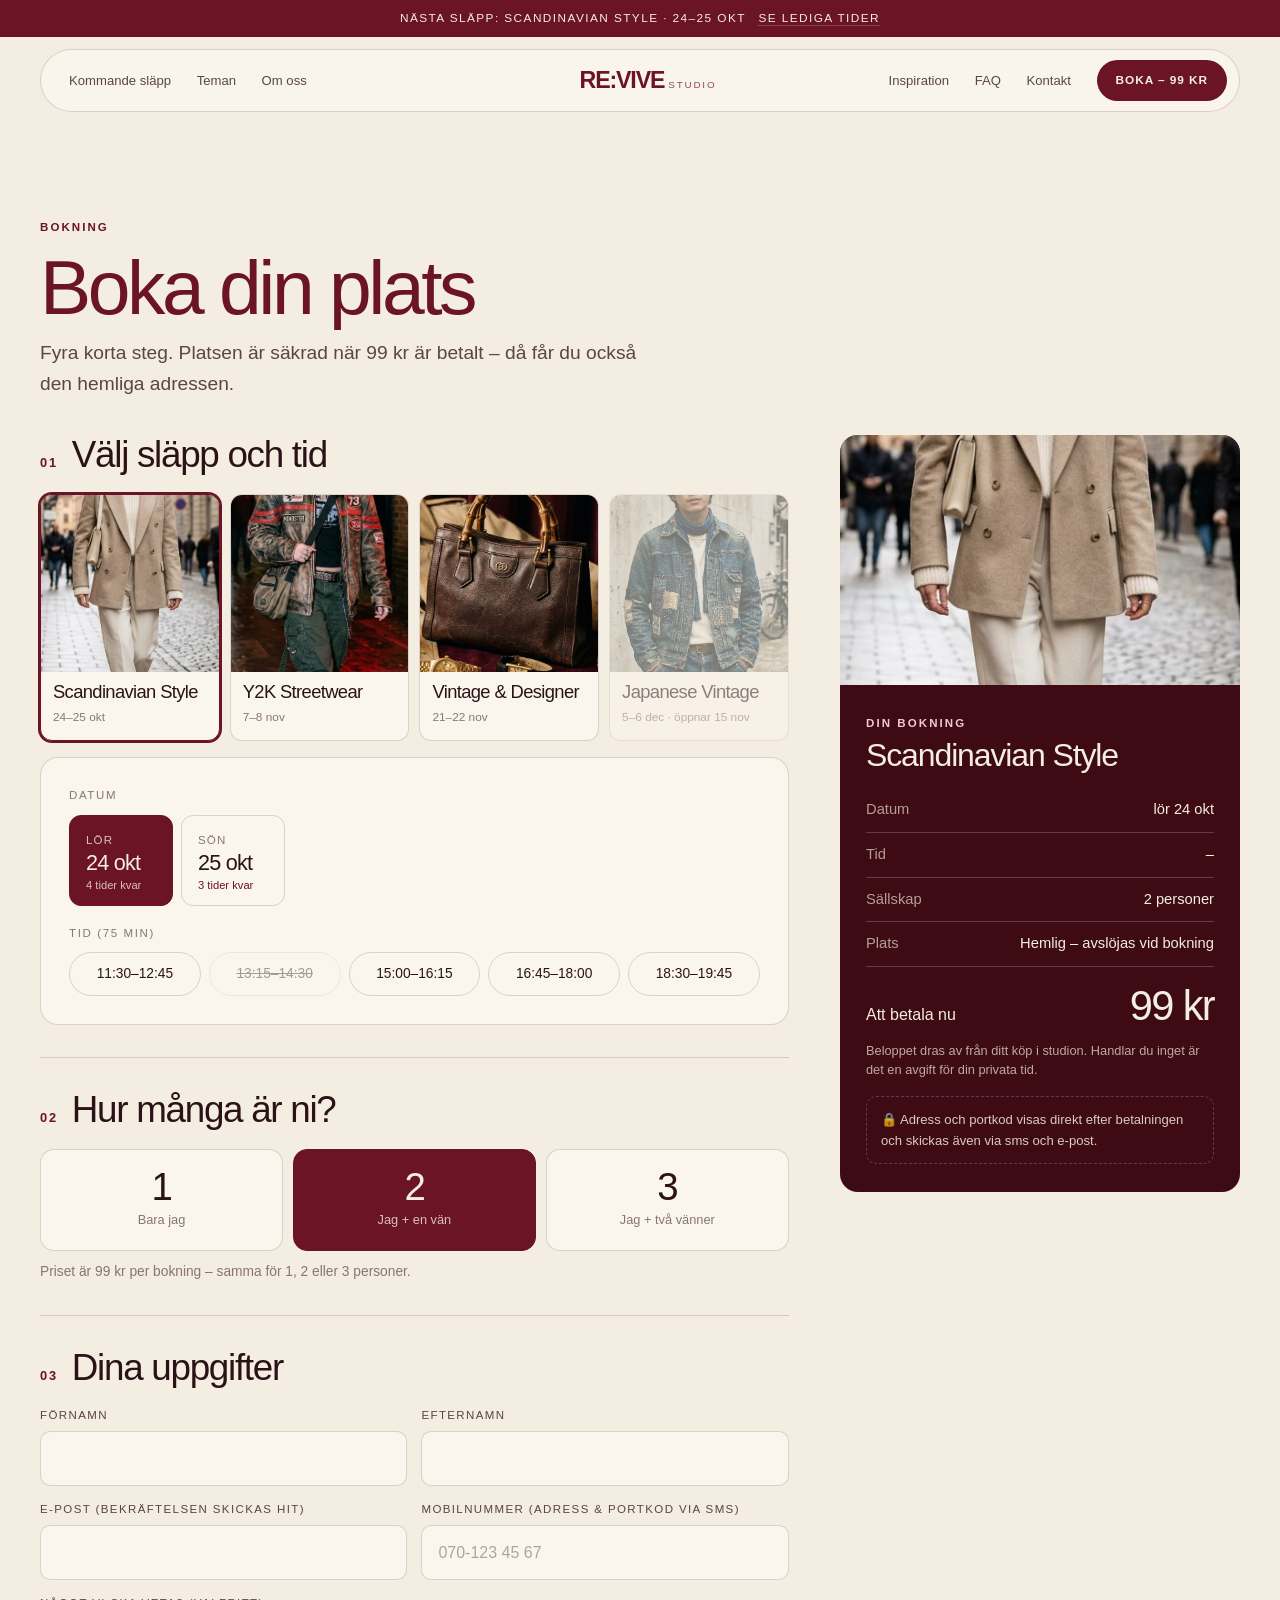
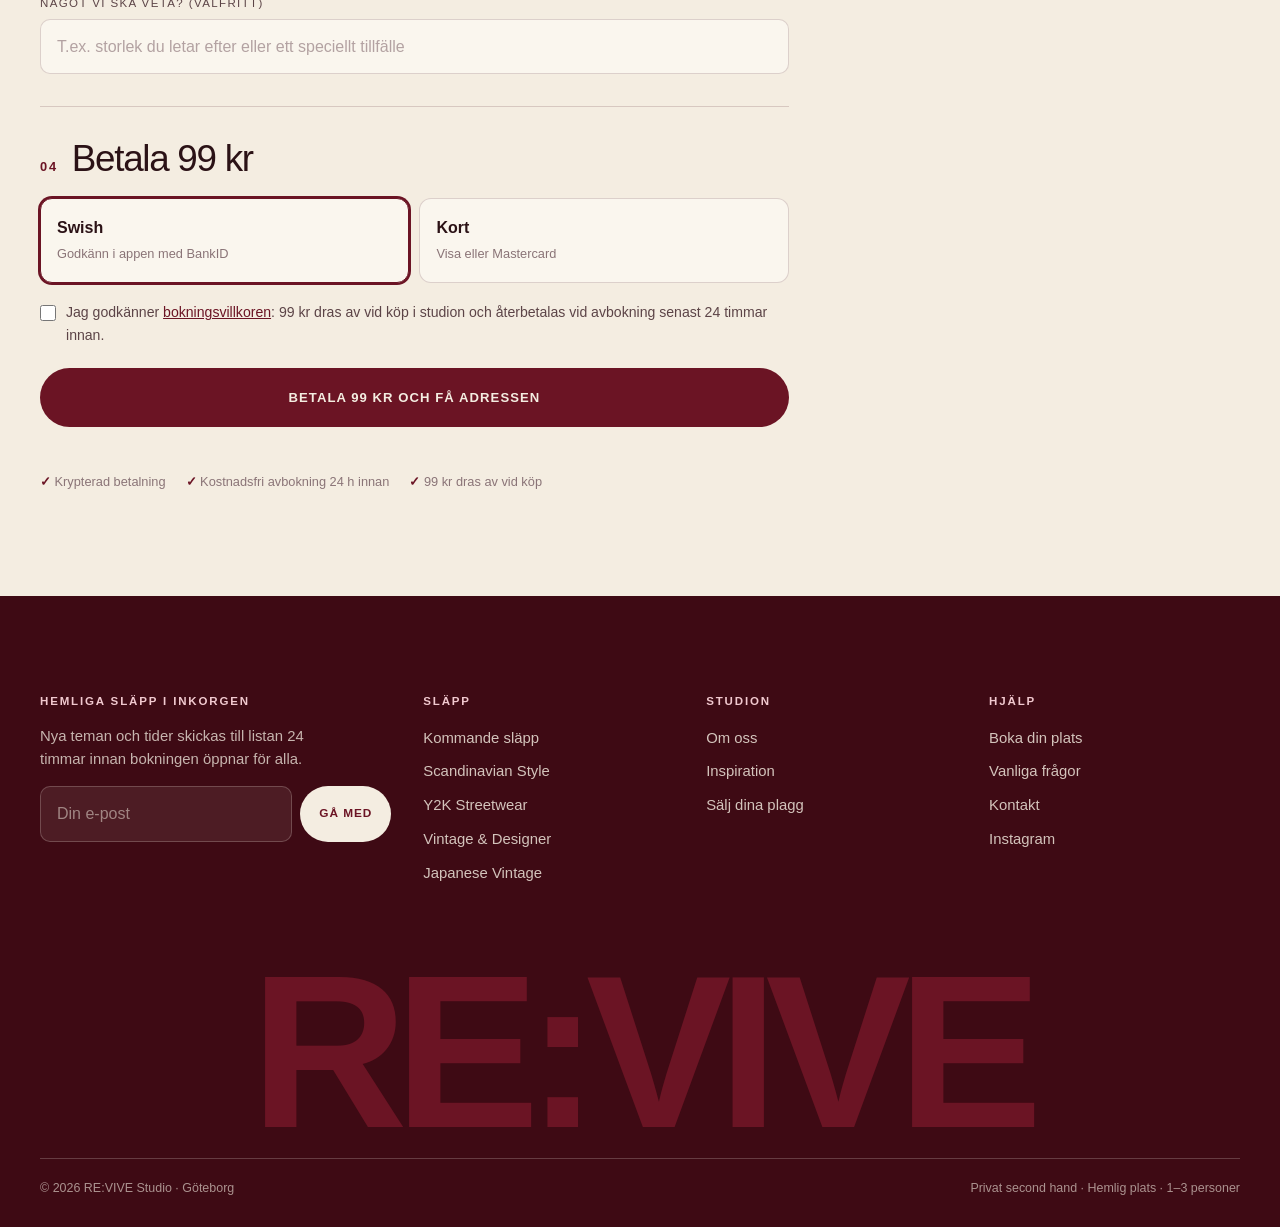
<file: boka.html>
<!DOCTYPE html>
<html lang="sv" class="no-js">
<head>
  <meta charset="UTF-8">
  <meta name="viewport" content="width=device-width, initial-scale=1.0">
  <title>Boka din plats – 99 kr | RE:VIVE Studio</title>
  <meta name="description" content="Boka en privat tid på RE:VIVE Studio. Välj släpp, tid och antal personer (1–3) och betala 99 kr för att säkra platsen.">
  <link rel="preconnect" href="https://fonts.googleapis.com">
  <link rel="preconnect" href="https://fonts.gstatic.com" crossorigin>
  <link href="https://fonts.googleapis.com/css2?family=Pinyon+Script&display=swap" rel="stylesheet">
  <link rel="stylesheet" href="css/style.css">
  <script>document.documentElement.classList.remove('no-js');</script>
</head>
<body class="page-boka">
  <div class="announce">Nästa släpp: Scandinavian Style · 24–25 okt <a href="slapp.html#scandi">Se lediga tider</a></div>
  <header class="site-header">
    <div class="nav-pill">
      <nav class="nav-group left" aria-label="Huvudmeny"><a class="nav-link" href="slapp.html">Kommande släpp</a><a class="nav-link" href="slapp.html#teman">Teman</a><a class="nav-link" href="om-oss.html">Om oss</a></nav>
      <a href="index.html" class="wordmark" aria-label="RE:VIVE Studio – startsida">re:vive<small>studio</small></a>
      <div class="nav-group right"><a class="nav-link" href="blogg.html">Inspiration</a><a class="nav-link" href="faq.html">FAQ</a><a class="nav-link" href="kontakt.html">Kontakt</a><a href="boka.html" class="btn btn-wine btn-sm">Boka – 99 kr</a><button class="menu-toggle" aria-expanded="false" aria-controls="mobileMenu">Meny</button></div>
    </div>
    <nav class="mobile-menu" id="mobileMenu" aria-label="Mobilmeny"><a href="slapp.html">Kommande släpp</a><a href="slapp.html#teman">Teman</a><a href="om-oss.html">Om oss</a><a href="blogg.html">Inspiration</a><a href="faq.html">FAQ</a><a href="kontakt.html">Kontakt</a><a href="boka.html">Boka din plats – 99 kr</a></nav>
  </header>
  <main>

    <section class="page-hero" style="padding-bottom:24px">
      <div class="container"><span class="eyebrow">Bokning</span><h1 class="h1" style="margin-top:10px;color:var(--wine)">Boka din plats</h1>
        <p class="lead" style="margin-top:12px">Fyra korta steg. Platsen är säkrad när 99 kr är betalt – då får du också den hemliga adressen.</p></div>
    </section>
    <section class="container section-sm" style="padding-top:12px">
      <form class="book-layout" id="bookingForm" novalidate>
        <div>
          <div class="book-step" id="step-1">
            <div class="step-head"><span class="n">01</span><h2>Välj släpp och tid</h2></div>
            <div class="drop-choices"><button type="button" class="drop-choice" data-drop="scandi"><img src="assets/images/crops/s_walk.jpg" alt=""><span class="t"><strong>Scandinavian Style</strong><span>24–25 okt</span></span></button><button type="button" class="drop-choice" data-drop="y2k"><img src="assets/images/crops/y_walk.jpg" alt=""><span class="t"><strong>Y2K Streetwear</strong><span>7–8 nov</span></span></button><button type="button" class="drop-choice" data-drop="designer"><img src="assets/images/crops/d_bag.jpg" alt=""><span class="t"><strong>Vintage & Designer</strong><span>21–22 nov</span></span></button><button type="button" class="drop-choice" data-drop="japanese" disabled><img src="assets/images/crops/j_left.jpg" alt=""><span class="t"><strong>Japanese Vintage</strong><span>5–6 dec · öppnar 15 nov</span></span></button></div>
            <div class="picker" data-picker="" data-mode="booking" style="margin-top:16px"><p class="muted small">Välj ett släpp ovan för att se lediga tider.</p></div>
          </div>

          <div class="book-step" id="step-2">
            <div class="step-head"><span class="n">02</span><h2>Hur många är ni?</h2></div>
            <div class="guest-choices">
              <button type="button" class="guest-choice" data-guests="1"><strong>1</strong><span>Bara jag</span></button>
              <button type="button" class="guest-choice active" data-guests="2"><strong>2</strong><span>Jag + en vän</span></button>
              <button type="button" class="guest-choice" data-guests="3"><strong>3</strong><span>Jag + två vänner</span></button>
            </div>
            <p class="muted small" style="margin-top:10px">Priset är 99 kr per bokning – samma för 1, 2 eller 3 personer.</p>
          </div>

          <div class="book-step" id="step-3">
            <div class="step-head"><span class="n">03</span><h2>Dina uppgifter</h2></div>
            <div class="field-grid">
              <div class="field"><label for="bf-first">Förnamn</label><input class="input" id="bf-first" name="first" autocomplete="given-name" required></div>
              <div class="field"><label for="bf-last">Efternamn</label><input class="input" id="bf-last" name="last" autocomplete="family-name" required></div>
              <div class="field"><label for="bf-email">E-post (bekräftelsen skickas hit)</label><input class="input" id="bf-email" name="email" type="email" autocomplete="email" required></div>
              <div class="field"><label for="bf-phone">Mobilnummer (adress &amp; portkod via sms)</label><input class="input" id="bf-phone" name="phone" type="tel" autocomplete="tel" placeholder="070-123 45 67" required pattern="[0-9 +\-]{8,}"></div>
              <div class="field full"><label for="bf-note">Något vi ska veta? (valfritt)</label><input class="input" id="bf-note" name="note" placeholder="T.ex. storlek du letar efter eller ett speciellt tillfälle"></div>
            </div>
          </div>

          <div class="book-step" id="step-4">
            <div class="step-head"><span class="n">04</span><h2>Betala 99 kr</h2></div>
            <div class="pay-methods">
              <button type="button" class="pay-method active" data-pay="swish"><strong>Swish</strong><span>Godkänn i appen med BankID</span></button>
              <button type="button" class="pay-method" data-pay="card"><strong>Kort</strong><span>Visa eller Mastercard</span></button>
            </div>
            <div id="cardFields" hidden>
              <div class="field-grid">
                <div class="field full"><label for="bf-card">Kortnummer</label><input class="input" id="bf-card" inputmode="numeric" autocomplete="cc-number" placeholder="1234 5678 9012 3456"></div>
                <div class="field"><label for="bf-exp">Utgångsdatum</label><input class="input" id="bf-exp" autocomplete="cc-exp" placeholder="MM/ÅÅ"></div>
                <div class="field"><label for="bf-cvc">CVC</label><input class="input" id="bf-cvc" inputmode="numeric" autocomplete="cc-csc" placeholder="123"></div>
              </div>
            </div>
            <label class="check" style="margin-top:18px"><input type="checkbox" id="bf-terms" required> <span>Jag godkänner <a href="faq.html#avbokning">bokningsvillkoren</a>: 99 kr dras av vid köp i studion och återbetalas vid avbokning senast 24 timmar innan.</span></label>
            <button type="submit" class="btn btn-wine btn-block" style="margin-top:22px;padding:18px" id="payBtn">Betala 99 kr och få adressen</button>
            <p class="form-error" id="formError" role="alert"></p>
            <div class="trust"><span>Krypterad betalning</span><span>Kostnadsfri avbokning 24 h innan</span><span>99 kr dras av vid köp</span></div>
          </div>
        </div>

        <aside class="summary" aria-live="polite">
          <div class="img"><img id="sumImg" src="assets/images/hero_loft.jpg" alt=""></div>
          <div class="body">
            <span class="eyebrow">Din bokning</span>
            <h3 id="sumDrop">Välj ett släpp</h3>
            <dl>
              <div><dt>Datum</dt><dd id="sumDate">–</dd></div>
              <div><dt>Tid</dt><dd id="sumTime">–</dd></div>
              <div><dt>Sällskap</dt><dd id="sumGuests">2 personer</dd></div>
              <div><dt>Plats</dt><dd>Hemlig – avslöjas vid bokning</dd></div>
            </dl>
            <div class="total"><span>Att betala nu</span><strong>99 kr</strong></div>
            <p class="note">Beloppet dras av från ditt köp i studion. Handlar du inget är det en avgift för din privata tid.</p>
            <div class="lock">🔒 Adress och portkod visas direkt efter betalningen och skickas även via sms och e-post.</div>
          </div>
        </aside>
      </form>
    </section>
  </main>
  <footer class="site-footer">
    <div class="container">
      <div class="footer-top">
        <div class="footer-news">
          <h4>Hemliga släpp i inkorgen</h4>
          <p>Nya teman och tider skickas till listan 24 timmar innan bokningen öppnar för alla.</p>
          <form class="js-newsletter"><label class="sr-only" for="fn-email">E-post</label><input id="fn-email" class="input" type="email" placeholder="Din e-post" required><button class="btn btn-cream btn-sm" type="submit">Gå med</button></form>
        </div>
        <div><h4>Släpp</h4><ul><li><a href="slapp.html">Kommande släpp</a></li><li><a href="tema-scandinavian.html">Scandinavian Style</a></li><li><a href="tema-y2k.html">Y2K Streetwear</a></li><li><a href="tema-vintage-designer.html">Vintage & Designer</a></li><li><a href="tema-japanese.html">Japanese Vintage</a></li></ul></div>
        <div><h4>Studion</h4><ul><li><a href="om-oss.html">Om oss</a></li><li><a href="blogg.html">Inspiration</a></li><li><a href="tjanster.html">Sälj dina plagg</a></li></ul></div>
        <div><h4>Hjälp</h4><ul><li><a href="boka.html">Boka din plats</a></li><li><a href="faq.html">Vanliga frågor</a></li><li><a href="kontakt.html">Kontakt</a></li><li><a href="https://instagram.com/revivestudio.se" rel="noopener">Instagram</a></li></ul></div>
      </div>
      <div class="footer-word" aria-hidden="true">re:vive</div>
      <div class="footer-bottom"><span>© 2026 RE:VIVE Studio · Göteborg</span><span>Privat second hand · Hemlig plats · 1–3 personer</span></div>
    </div>
  </footer>
  <script src="js/data.js"></script>
  <script src="js/app.js"></script>
</body>
</html>
</file>
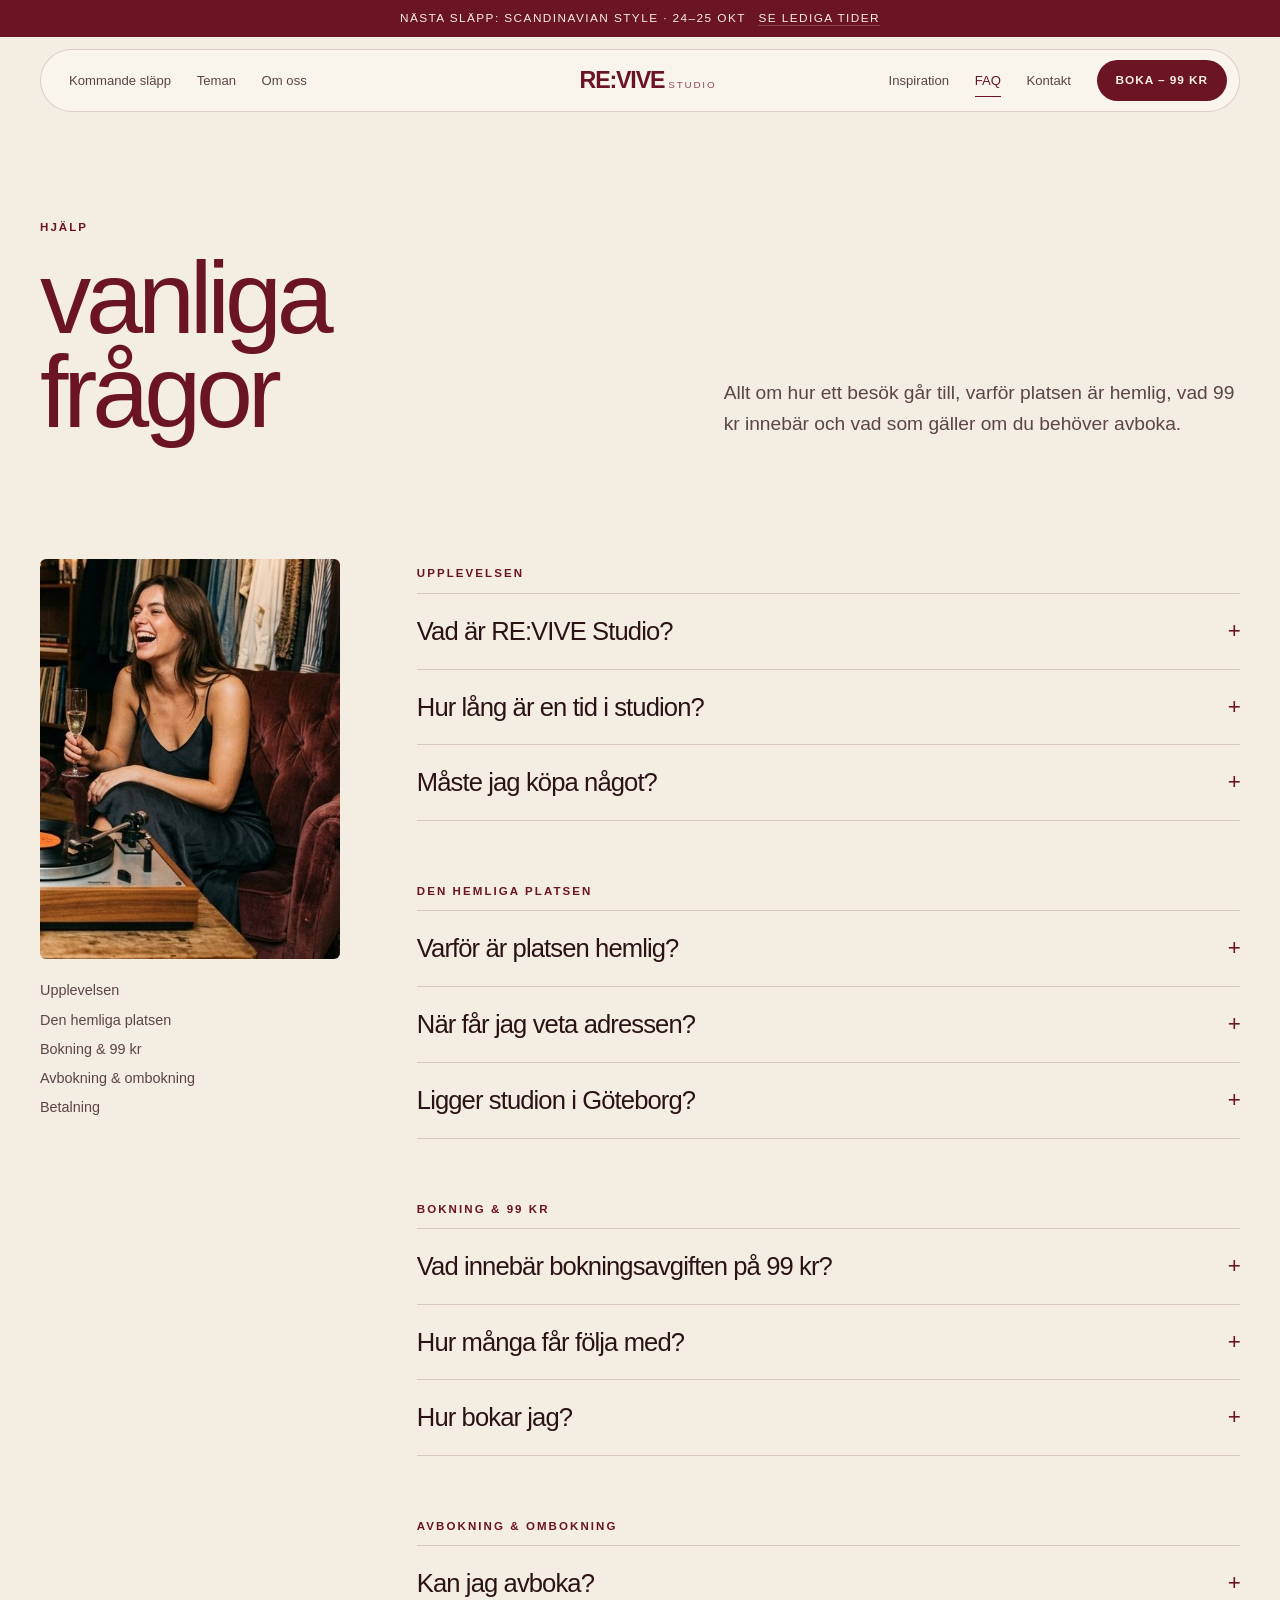
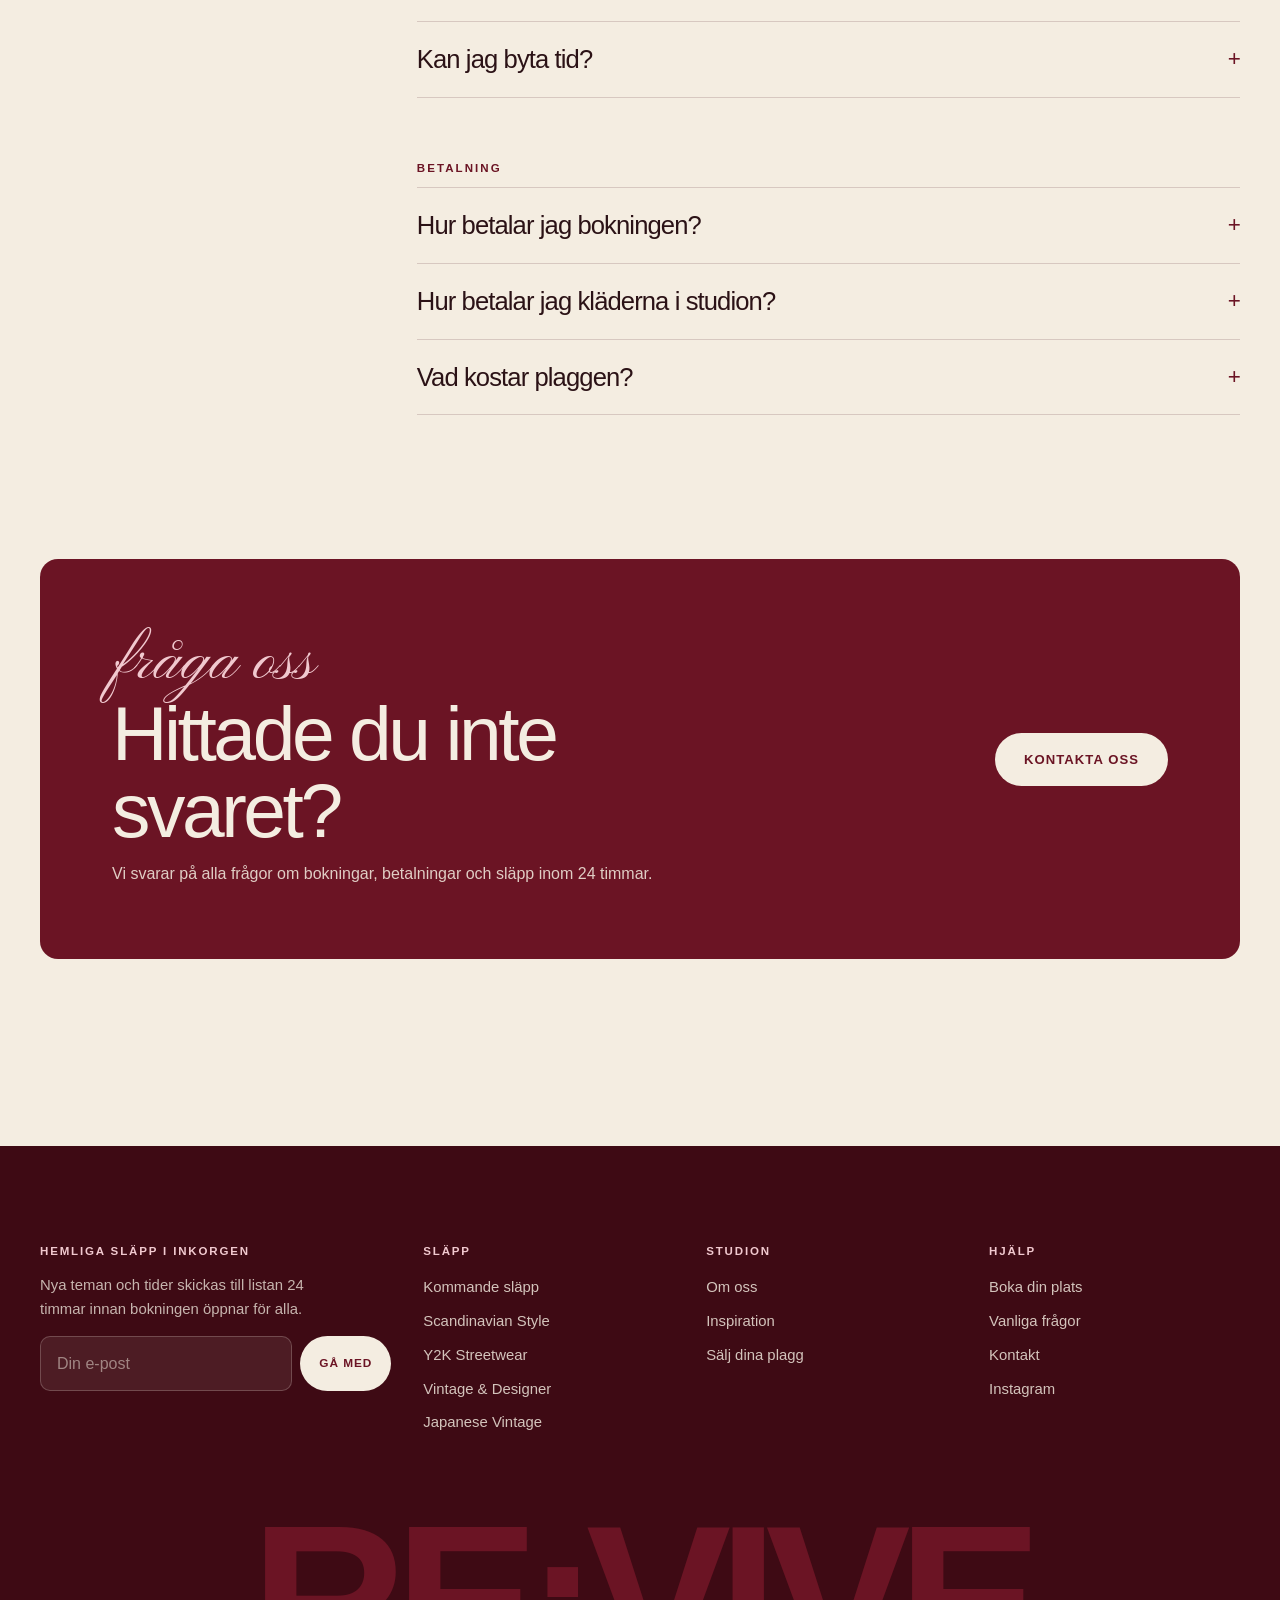
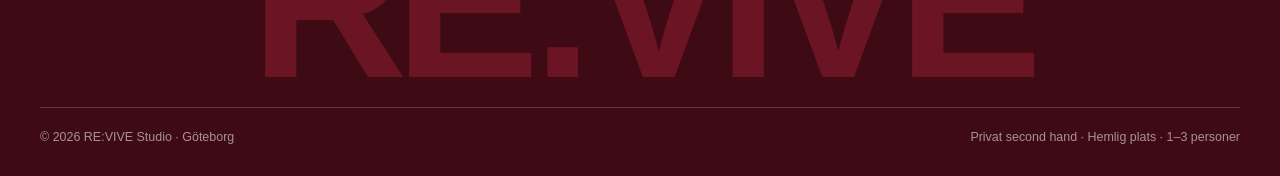
<file: faq.html>
<!DOCTYPE html>
<html lang="sv" class="no-js">
<head>
  <meta charset="UTF-8">
  <meta name="viewport" content="width=device-width, initial-scale=1.0">
  <title>Vanliga frågor – bokning, 99 kr & hemlig plats | RE:VIVE Studio</title>
  <meta name="description" content="Svar på vanliga frågor om RE:VIVE Studio: hur upplevelsen fungerar, varför platsen är hemlig, bokningsavgiften på 99 kr, avbokning och betalning.">
  <link rel="preconnect" href="https://fonts.googleapis.com">
  <link rel="preconnect" href="https://fonts.gstatic.com" crossorigin>
  <link href="https://fonts.googleapis.com/css2?family=Pinyon+Script&display=swap" rel="stylesheet">
  <link rel="stylesheet" href="css/style.css">
  <script>document.documentElement.classList.remove('no-js');</script>
</head>
<body class="page-faq">
  <div class="announce">Nästa släpp: Scandinavian Style · 24–25 okt <a href="slapp.html#scandi">Se lediga tider</a></div>
  <header class="site-header">
    <div class="nav-pill">
      <nav class="nav-group left" aria-label="Huvudmeny"><a class="nav-link" href="slapp.html">Kommande släpp</a><a class="nav-link" href="slapp.html#teman">Teman</a><a class="nav-link" href="om-oss.html">Om oss</a></nav>
      <a href="index.html" class="wordmark" aria-label="RE:VIVE Studio – startsida">re:vive<small>studio</small></a>
      <div class="nav-group right"><a class="nav-link" href="blogg.html">Inspiration</a><a class="nav-link" href="faq.html">FAQ</a><a class="nav-link" href="kontakt.html">Kontakt</a><a href="boka.html" class="btn btn-wine btn-sm">Boka – 99 kr</a><button class="menu-toggle" aria-expanded="false" aria-controls="mobileMenu">Meny</button></div>
    </div>
    <nav class="mobile-menu" id="mobileMenu" aria-label="Mobilmeny"><a href="slapp.html">Kommande släpp</a><a href="slapp.html#teman">Teman</a><a href="om-oss.html">Om oss</a><a href="blogg.html">Inspiration</a><a href="faq.html">FAQ</a><a href="kontakt.html">Kontakt</a><a href="boka.html">Boka din plats – 99 kr</a></nav>
  </header>
  <main>

    <section class="page-hero">
      <div class="container page-hero-grid">
        <div class="reveal-up"><span class="eyebrow">Hjälp</span><h1 class="display" style="margin-top:12px">vanliga<br><em class="italic">frågor</em></h1></div>
        <div class="reveal-up d1"><p class="lead">Allt om hur ett besök går till, varför platsen är hemlig, vad 99 kr innebär och vad som gäller om du behöver avboka.</p></div>
      </div>
    </section>
    <section class="container section-sm">
      <div class="faq-layout">
        <aside class="faq-aside"><img src="assets/images/crops/e_right.jpg" alt="Gäst i studion" loading="lazy"><nav aria-label="Kategorier"><a href="#upplevelsen">Upplevelsen</a><a href="#platsen">Den hemliga platsen</a><a href="#avgift">Bokning & 99 kr</a><a href="#avbokning">Avbokning & ombokning</a><a href="#betalning">Betalning</a></nav></aside>
        <div class="reveal-up"><div class="faq-cat" id="upplevelsen"><span class="eyebrow">Upplevelsen</span><div class="faq-list"><details class="faq-item"><summary>Vad är RE:VIVE Studio?</summary><div class="answer"><p>Vi anordnar privata second hand-släpp med olika teman. Du bokar en tid och får en studio full av handplockade plagg i den stilen – bara för dig och ditt sällskap.</p></div></details><details class="faq-item"><summary>Hur lång är en tid i studion?</summary><div class="answer"><p>75 minuter. Det räcker för att prova i lugn och ro, prata med oss om storlekar och styling och ta en dryck.</p></div></details><details class="faq-item"><summary>Måste jag köpa något?</summary><div class="answer"><p>Nej. Du betalar 99 kr för att boka din tid – allt annat är frivilligt. Handlar du dras 99 kr av från köpet.</p></div></details></div></div><div class="faq-cat" id="platsen"><span class="eyebrow">Den hemliga platsen</span><div class="faq-list"><details class="faq-item"><summary>Varför är platsen hemlig?</summary><div class="answer"><p>För att studion ska vara lugn och bara er under er tid. Ingen kan kliva in från gatan, och det gör upplevelsen mer personlig och exklusiv.</p></div></details><details class="faq-item"><summary>När får jag veta adressen?</summary><div class="answer"><p>Direkt när betalningen är klar. Adressen och portkoden visas i bokningsbekräftelsen och skickas också via sms och e-post.</p></div></details><details class="faq-item"><summary>Ligger studion i Göteborg?</summary><div class="answer"><p>Ja, alltid centralt i Göteborg och nära kollektivtrafik. Platsen kan variera mellan olika släpp.</p></div></details></div></div><div class="faq-cat" id="avgift"><span class="eyebrow">Bokning & 99 kr</span><div class="faq-list"><details class="faq-item"><summary>Vad innebär bokningsavgiften på 99 kr?</summary><div class="answer"><p>De 99 kronorna säkrar din tid och betalas när du bokar. Avgiften gäller för hela sällskapet (1–3 personer). Om du handlar i studion dras 99 kr av från ditt köp.</p></div></details><details class="faq-item"><summary>Hur många får följa med?</summary><div class="answer"><p>Upp till tre personer per bokning – du och två vänner. Det gör att alla får plats att prova och att vi kan hjälpa er ordentligt.</p></div></details><details class="faq-item"><summary>Hur bokar jag?</summary><div class="answer"><p>Gå till Kommande släpp, välj släpp, datum och tid, ange antal personer och dina uppgifter och betala 99 kr. Klart!</p></div></details></div></div><div class="faq-cat" id="avbokning"><span class="eyebrow">Avbokning & ombokning</span><div class="faq-list"><details class="faq-item"><summary>Kan jag avboka?</summary><div class="answer"><p>Ja. Avbokar du senast 24 timmar innan din tid får du tillbaka hela beloppet. Vid senare avbokning eller om du inte kommer återbetalas inte avgiften, eftersom tiden har hållits åt dig.</p></div></details><details class="faq-item"><summary>Kan jag byta tid?</summary><div class="answer"><p>Ja, ombokning är kostnadsfri fram till 24 timmar innan. Använd länken i din bekräftelse eller kontakta oss.</p></div></details></div></div><div class="faq-cat" id="betalning"><span class="eyebrow">Betalning</span><div class="faq-list"><details class="faq-item"><summary>Hur betalar jag bokningen?</summary><div class="answer"><p>Med Swish eller kort (Visa och Mastercard). Betalningen är krypterad och vi sparar inga kortuppgifter.</p></div></details><details class="faq-item"><summary>Hur betalar jag kläderna i studion?</summary><div class="answer"><p>Med Swish eller kort på plats. Dina 99 kr dras automatiskt av från summan.</p></div></details><details class="faq-item"><summary>Vad kostar plaggen?</summary><div class="answer"><p>Det varierar per tema. Varje temasida visar ungefärlig prisnivå – från ett par hundra kronor för Y2K-plagg till några tusen för designerfynd.</p></div></details></div></div></div>
      </div>
    </section>
    <section class="container section-sm"><div class="cta-box reveal-up"><div><span class="script">fråga oss</span><h2 class="h1">Hittade du inte svaret?</h2><p>Vi svarar på alla frågor om bokningar, betalningar och släpp inom 24 timmar.</p></div><div class="btn-row"><a href="kontakt.html" class="btn btn-cream">Kontakta oss</a></div></div></section>
  </main>
  <footer class="site-footer">
    <div class="container">
      <div class="footer-top">
        <div class="footer-news">
          <h4>Hemliga släpp i inkorgen</h4>
          <p>Nya teman och tider skickas till listan 24 timmar innan bokningen öppnar för alla.</p>
          <form class="js-newsletter"><label class="sr-only" for="fn-email">E-post</label><input id="fn-email" class="input" type="email" placeholder="Din e-post" required><button class="btn btn-cream btn-sm" type="submit">Gå med</button></form>
        </div>
        <div><h4>Släpp</h4><ul><li><a href="slapp.html">Kommande släpp</a></li><li><a href="tema-scandinavian.html">Scandinavian Style</a></li><li><a href="tema-y2k.html">Y2K Streetwear</a></li><li><a href="tema-vintage-designer.html">Vintage & Designer</a></li><li><a href="tema-japanese.html">Japanese Vintage</a></li></ul></div>
        <div><h4>Studion</h4><ul><li><a href="om-oss.html">Om oss</a></li><li><a href="blogg.html">Inspiration</a></li><li><a href="tjanster.html">Sälj dina plagg</a></li></ul></div>
        <div><h4>Hjälp</h4><ul><li><a href="boka.html">Boka din plats</a></li><li><a href="faq.html">Vanliga frågor</a></li><li><a href="kontakt.html">Kontakt</a></li><li><a href="https://instagram.com/revivestudio.se" rel="noopener">Instagram</a></li></ul></div>
      </div>
      <div class="footer-word" aria-hidden="true">re:vive</div>
      <div class="footer-bottom"><span>© 2026 RE:VIVE Studio · Göteborg</span><span>Privat second hand · Hemlig plats · 1–3 personer</span></div>
    </div>
  </footer>
  <script src="js/data.js"></script>
  <script src="js/app.js"></script>
</body>
</html>
</file>
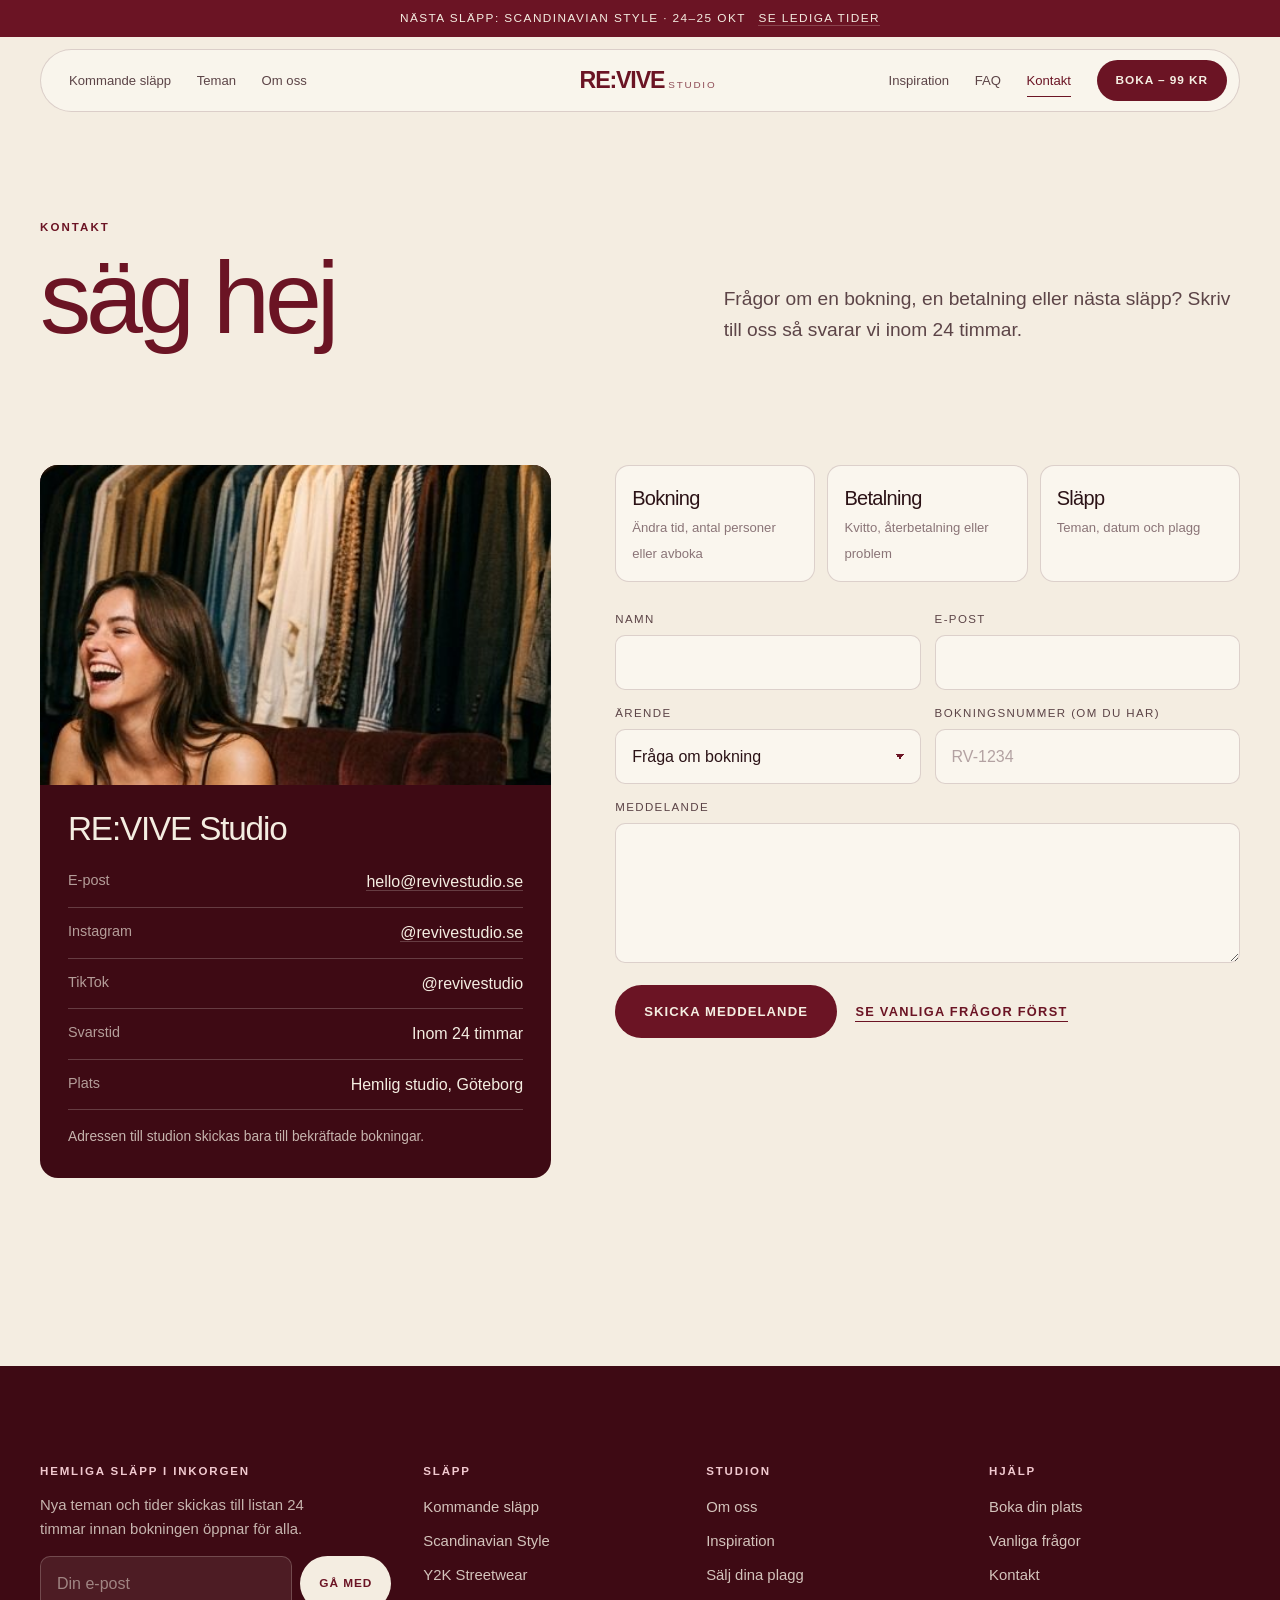
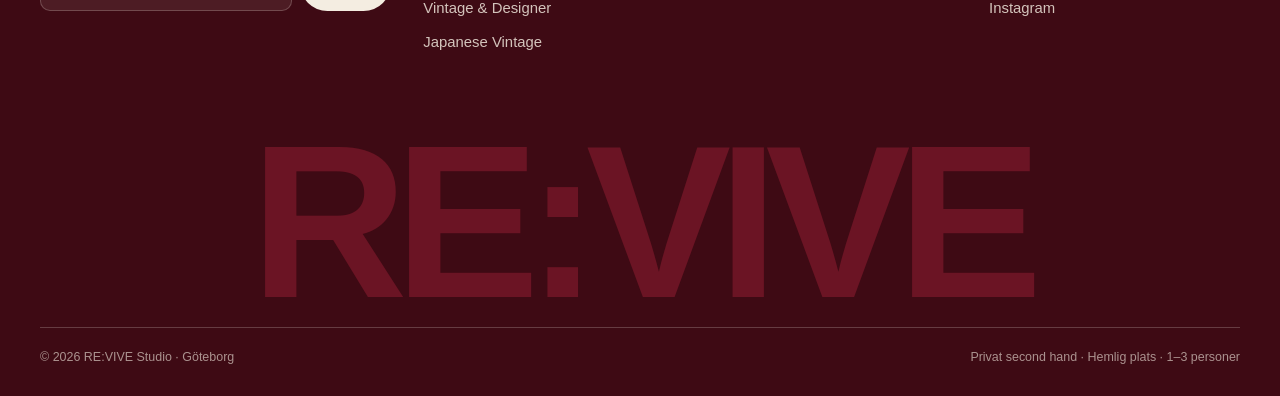
<file: kontakt.html>
<!DOCTYPE html>
<html lang="sv" class="no-js">
<head>
  <meta charset="UTF-8">
  <meta name="viewport" content="width=device-width, initial-scale=1.0">
  <title>Kontakt – RE:VIVE Studio</title>
  <meta name="description" content="Kontakta RE:VIVE Studio vid frågor om bokningar, betalningar eller kommande släpp.">
  <link rel="preconnect" href="https://fonts.googleapis.com">
  <link rel="preconnect" href="https://fonts.gstatic.com" crossorigin>
  <link href="https://fonts.googleapis.com/css2?family=Pinyon+Script&display=swap" rel="stylesheet">
  <link rel="stylesheet" href="css/style.css">
  <script>document.documentElement.classList.remove('no-js');</script>
</head>
<body class="page-kontakt">
  <div class="announce">Nästa släpp: Scandinavian Style · 24–25 okt <a href="slapp.html#scandi">Se lediga tider</a></div>
  <header class="site-header">
    <div class="nav-pill">
      <nav class="nav-group left" aria-label="Huvudmeny"><a class="nav-link" href="slapp.html">Kommande släpp</a><a class="nav-link" href="slapp.html#teman">Teman</a><a class="nav-link" href="om-oss.html">Om oss</a></nav>
      <a href="index.html" class="wordmark" aria-label="RE:VIVE Studio – startsida">re:vive<small>studio</small></a>
      <div class="nav-group right"><a class="nav-link" href="blogg.html">Inspiration</a><a class="nav-link" href="faq.html">FAQ</a><a class="nav-link" href="kontakt.html">Kontakt</a><a href="boka.html" class="btn btn-wine btn-sm">Boka – 99 kr</a><button class="menu-toggle" aria-expanded="false" aria-controls="mobileMenu">Meny</button></div>
    </div>
    <nav class="mobile-menu" id="mobileMenu" aria-label="Mobilmeny"><a href="slapp.html">Kommande släpp</a><a href="slapp.html#teman">Teman</a><a href="om-oss.html">Om oss</a><a href="blogg.html">Inspiration</a><a href="faq.html">FAQ</a><a href="kontakt.html">Kontakt</a><a href="boka.html">Boka din plats – 99 kr</a></nav>
  </header>
  <main>

    <section class="page-hero">
      <div class="container page-hero-grid">
        <div class="reveal-up"><span class="eyebrow">Kontakt</span><h1 class="display" style="margin-top:12px">säg <em class="italic">hej</em></h1></div>
        <div class="reveal-up d1"><p class="lead">Frågor om en bokning, en betalning eller nästa släpp? Skriv till oss så svarar vi inom 24 timmar.</p></div>
      </div>
    </section>
    <section class="container section-sm">
      <div class="contact-grid">
        <div class="contact-card reveal-up">
          <img src="assets/images/crops/e_rack.jpg" alt="Gäst i studion" loading="lazy">
          <div class="body">
            <h2 class="h3" style="margin-bottom:10px">RE:VIVE Studio</h2>
            <dl>
              <div><dt>E-post</dt><dd><a href="mailto:hello@revivestudio.se">hello@revivestudio.se</a></dd></div>
              <div><dt>Instagram</dt><dd><a href="https://instagram.com/revivestudio.se" rel="noopener">@revivestudio.se</a></dd></div>
              <div><dt>TikTok</dt><dd>@revivestudio</dd></div>
              <div><dt>Svarstid</dt><dd>Inom 24 timmar</dd></div>
              <div><dt>Plats</dt><dd>Hemlig studio, Göteborg</dd></div>
            </dl>
            <p class="small" style="margin-top:16px;opacity:.75">Adressen till studion skickas bara till bekräftade bokningar.</p>
          </div>
        </div>
        <div class="reveal-up d1">
          <div class="topic-list">
            <div class="topic"><strong>Bokning</strong><span>Ändra tid, antal personer eller avboka</span></div>
            <div class="topic"><strong>Betalning</strong><span>Kvitto, återbetalning eller problem</span></div>
            <div class="topic"><strong>Släpp</strong><span>Teman, datum och plagg</span></div>
          </div>
          <form id="contactForm" class="field-grid">
            <div class="field"><label for="cf-name">Namn</label><input class="input" id="cf-name" autocomplete="name" required></div>
            <div class="field"><label for="cf-email">E-post</label><input class="input" id="cf-email" type="email" autocomplete="email" required></div>
            <div class="field"><label for="cf-topic">Ärende</label><select class="input" id="cf-topic" required><option value="bokning">Fråga om bokning</option><option value="betalning">Fråga om betalning</option><option value="slapp">Kommande släpp</option><option value="salja">Sälja mina plagg</option><option value="ovrigt">Övrigt</option></select></div>
            <div class="field"><label for="cf-ref">Bokningsnummer (om du har)</label><input class="input" id="cf-ref" placeholder="RV-1234"></div>
            <div class="field full"><label for="cf-msg">Meddelande</label><textarea class="input" id="cf-msg" required></textarea></div>
            <div class="full"><button type="submit" class="btn btn-wine">Skicka meddelande</button> <a href="faq.html" class="text-link" style="margin-left:14px">Se vanliga frågor först</a></div>
          </form>
        </div>
      </div>
    </section>
  </main>
  <footer class="site-footer">
    <div class="container">
      <div class="footer-top">
        <div class="footer-news">
          <h4>Hemliga släpp i inkorgen</h4>
          <p>Nya teman och tider skickas till listan 24 timmar innan bokningen öppnar för alla.</p>
          <form class="js-newsletter"><label class="sr-only" for="fn-email">E-post</label><input id="fn-email" class="input" type="email" placeholder="Din e-post" required><button class="btn btn-cream btn-sm" type="submit">Gå med</button></form>
        </div>
        <div><h4>Släpp</h4><ul><li><a href="slapp.html">Kommande släpp</a></li><li><a href="tema-scandinavian.html">Scandinavian Style</a></li><li><a href="tema-y2k.html">Y2K Streetwear</a></li><li><a href="tema-vintage-designer.html">Vintage & Designer</a></li><li><a href="tema-japanese.html">Japanese Vintage</a></li></ul></div>
        <div><h4>Studion</h4><ul><li><a href="om-oss.html">Om oss</a></li><li><a href="blogg.html">Inspiration</a></li><li><a href="tjanster.html">Sälj dina plagg</a></li></ul></div>
        <div><h4>Hjälp</h4><ul><li><a href="boka.html">Boka din plats</a></li><li><a href="faq.html">Vanliga frågor</a></li><li><a href="kontakt.html">Kontakt</a></li><li><a href="https://instagram.com/revivestudio.se" rel="noopener">Instagram</a></li></ul></div>
      </div>
      <div class="footer-word" aria-hidden="true">re:vive</div>
      <div class="footer-bottom"><span>© 2026 RE:VIVE Studio · Göteborg</span><span>Privat second hand · Hemlig plats · 1–3 personer</span></div>
    </div>
  </footer>
  <script src="js/data.js"></script>
  <script src="js/app.js"></script>
</body>
</html>
</file>
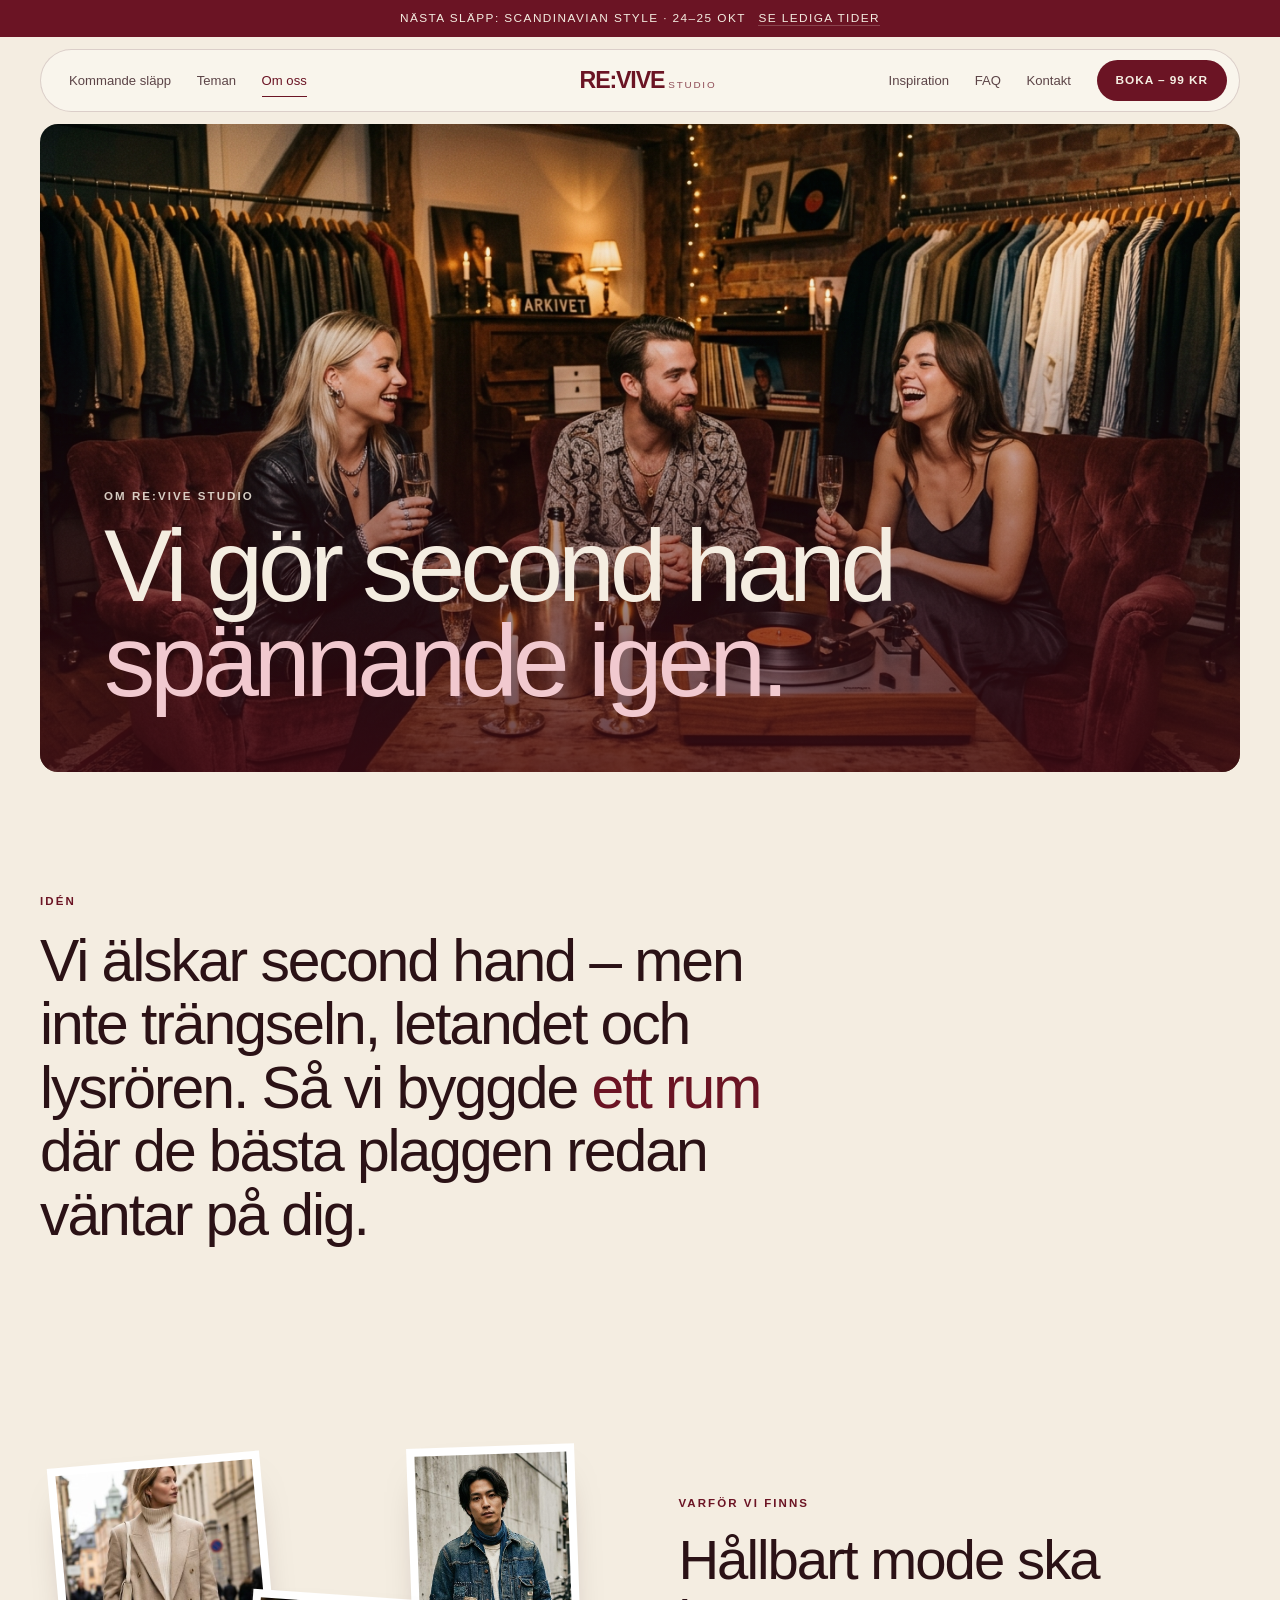
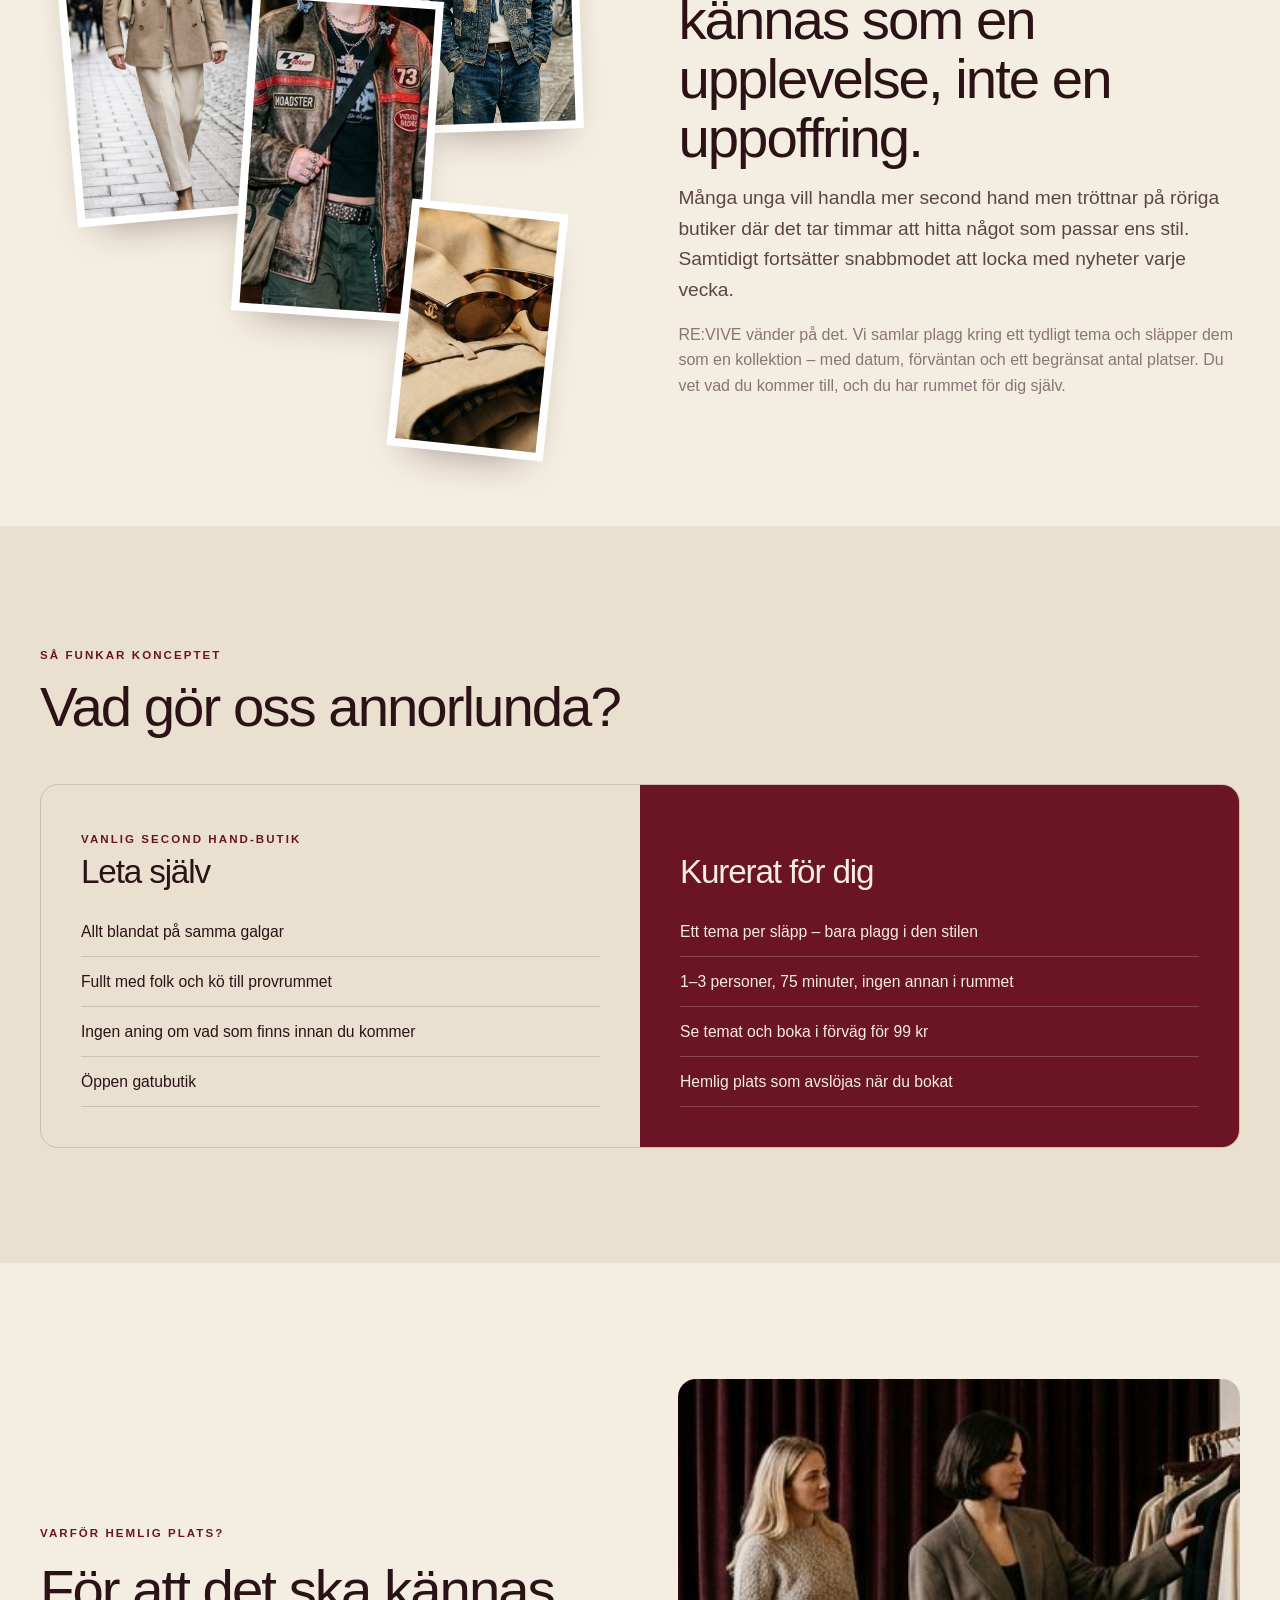
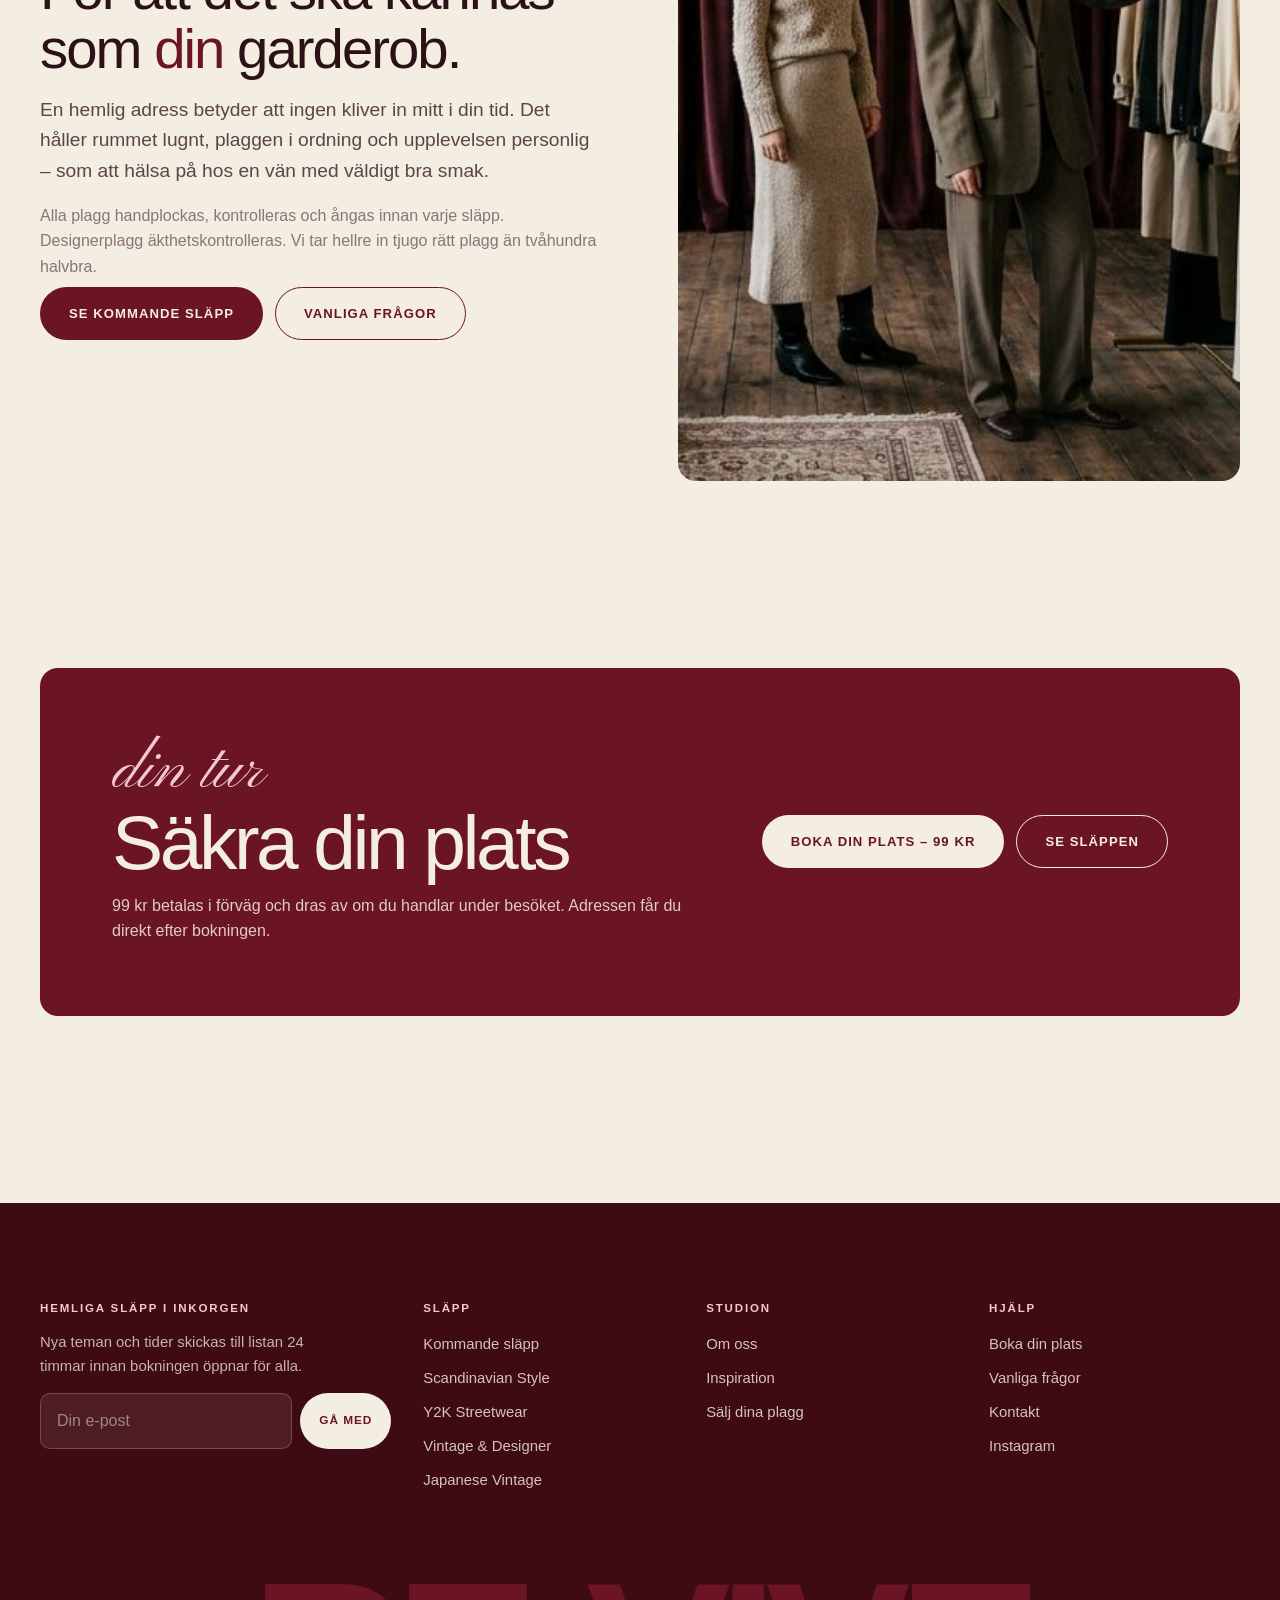
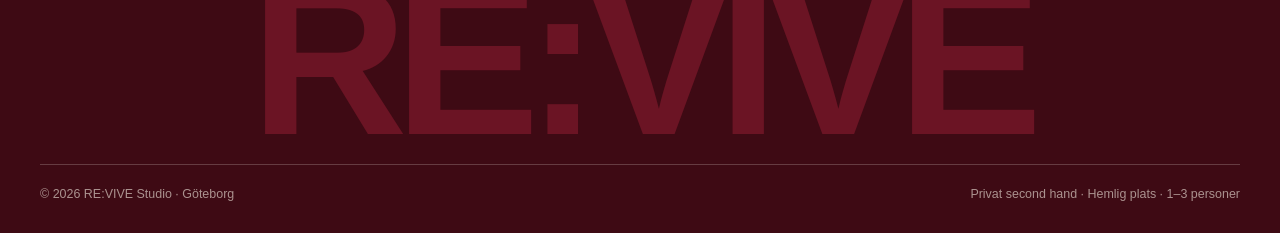
<file: om-oss.html>
<!DOCTYPE html>
<html lang="sv" class="no-js">
<head>
  <meta charset="UTF-8">
  <meta name="viewport" content="width=device-width, initial-scale=1.0">
  <title>Om oss – RE:VIVE Studio</title>
  <meta name="description" content="Därför startade vi RE:VIVE Studio: second hand som en privat, inspirerande upplevelse med kurerade släpp och hemlig plats.">
  <link rel="preconnect" href="https://fonts.googleapis.com">
  <link rel="preconnect" href="https://fonts.gstatic.com" crossorigin>
  <link href="https://fonts.googleapis.com/css2?family=Pinyon+Script&display=swap" rel="stylesheet">
  <link rel="stylesheet" href="css/style.css">
  <script>document.documentElement.classList.remove('no-js');</script>
</head>
<body class="page-om-oss">
  <div class="announce">Nästa släpp: Scandinavian Style · 24–25 okt <a href="slapp.html#scandi">Se lediga tider</a></div>
  <header class="site-header">
    <div class="nav-pill">
      <nav class="nav-group left" aria-label="Huvudmeny"><a class="nav-link" href="slapp.html">Kommande släpp</a><a class="nav-link" href="slapp.html#teman">Teman</a><a class="nav-link" href="om-oss.html">Om oss</a></nav>
      <a href="index.html" class="wordmark" aria-label="RE:VIVE Studio – startsida">re:vive<small>studio</small></a>
      <div class="nav-group right"><a class="nav-link" href="blogg.html">Inspiration</a><a class="nav-link" href="faq.html">FAQ</a><a class="nav-link" href="kontakt.html">Kontakt</a><a href="boka.html" class="btn btn-wine btn-sm">Boka – 99 kr</a><button class="menu-toggle" aria-expanded="false" aria-controls="mobileMenu">Meny</button></div>
    </div>
    <nav class="mobile-menu" id="mobileMenu" aria-label="Mobilmeny"><a href="slapp.html">Kommande släpp</a><a href="slapp.html#teman">Teman</a><a href="om-oss.html">Om oss</a><a href="blogg.html">Inspiration</a><a href="faq.html">FAQ</a><a href="kontakt.html">Kontakt</a><a href="boka.html">Boka din plats – 99 kr</a></nav>
  </header>
  <main>

    <section class="image-hero">
      <div class="frame"><img src="assets/images/experience.jpg" alt="Vänner i RE:VIVE-studion">
        <div class="inner on-image"><span class="eyebrow">Om RE:VIVE Studio</span><h1 class="display" style="margin-top:12px">Vi gör second hand<br><em class="italic">spännande igen.</em></h1></div>
      </div>
    </section>

    <section class="section">
      <div class="container">
        <span class="eyebrow reveal-up">Idén</span>
        <p class="manifesto reveal-up d1" style="margin-top:16px">Vi älskar second hand – men inte trängseln, letandet och lysrören. Så vi byggde <em>ett rum</em> där de bästa plaggen redan väntar på dig.</p>
      </div>
    </section>

    <section class="section-sm">
      <div class="container split">
        <div class="collage reveal-up" aria-hidden="true">
          <figure class="p p1"><img src="assets/images/crops/s_walk.jpg" alt="" loading="lazy"></figure>
          <figure class="p p2"><img src="assets/images/crops/y_jacket.jpg" alt="" loading="lazy"></figure>
          <figure class="p p3"><img src="assets/images/crops/j_left.jpg" alt="" loading="lazy"></figure>
          <figure class="p p4"><img src="assets/images/crops/d_glasses.jpg" alt="" loading="lazy"></figure>
        </div>
        <div class="stack reveal-up d1">
          <span class="eyebrow">Varför vi finns</span>
          <h2 class="h2">Hållbart mode ska kännas som en upplevelse, inte en uppoffring.</h2>
          <p class="lead">Många unga vill handla mer second hand men tröttnar på röriga butiker där det tar timmar att hitta något som passar ens stil. Samtidigt fortsätter snabbmodet att locka med nyheter varje vecka.</p>
          <p class="muted">RE:VIVE vänder på det. Vi samlar plagg kring ett tydligt tema och släpper dem som en kollektion – med datum, förväntan och ett begränsat antal platser. Du vet vad du kommer till, och du har rummet för dig själv.</p>
        </div>
      </div>
    </section>

    <section class="section bg-paper">
      <div class="container">
        <div class="section-head reveal-up"><div><span class="eyebrow">Så funkar konceptet</span><h2 class="h2" style="margin-top:10px">Vad gör oss annorlunda?</h2></div></div>
        <div class="compare reveal-up">
          <div><span class="eyebrow">Vanlig second hand-butik</span><h3 class="h3">Leta själv</h3><ul><li>Allt blandat på samma galgar</li><li>Fullt med folk och kö till provrummet</li><li>Ingen aning om vad som finns innan du kommer</li><li>Öppen gatubutik</li></ul></div>
          <div><span class="eyebrow">RE:VIVE Studio</span><h3 class="h3">Kurerat för dig</h3><ul><li>Ett tema per släpp – bara plagg i den stilen</li><li>1–3 personer, 75 minuter, ingen annan i rummet</li><li>Se temat och boka i förväg för 99 kr</li><li>Hemlig plats som avslöjas när du bokat</li></ul></div>
        </div>
      </div>
    </section>

    <section class="section">
      <div class="container split">
        <div class="stack reveal-up">
          <span class="eyebrow">Varför hemlig plats?</span>
          <h2 class="h2">För att det ska kännas som <em class="italic" style="color:var(--wine)">din</em> garderob.</h2>
          <p class="lead">En hemlig adress betyder att ingen kliver in mitt i din tid. Det håller rummet lugnt, plaggen i ordning och upplevelsen personlig – som att hälsa på hos en vän med väldigt bra smak.</p>
          <p class="muted">Alla plagg handplockas, kontrolleras och ångas innan varje släpp. Designerplagg äkthetskontrolleras. Vi tar hellre in tjugo rätt plagg än tvåhundra halvbra.</p>
          <div class="btn-row" style="margin-top:8px"><a href="slapp.html" class="btn btn-wine">Se kommande släpp</a><a href="faq.html" class="btn btn-line">Vanliga frågor</a></div>
        </div>
        <div class="img reveal-up d1"><img src="assets/images/crops/h_women.jpg" alt="Kunder i studion framför vinröda draperier" loading="lazy"></div>
      </div>
    </section>
<section class="container section-sm"><div class="cta-box reveal-up">
      <div><span class="script">din tur</span><h2 class="h1">Säkra din plats</h2><p>99 kr betalas i förväg och dras av om du handlar under besöket. Adressen får du direkt efter bokningen.</p></div>
      <div class="btn-row"><a href="boka.html" class="btn btn-cream">Boka din plats – 99 kr</a><a href="slapp.html" class="btn btn-line-light">Se släppen</a></div>
    </div></section>  </main>
  <footer class="site-footer">
    <div class="container">
      <div class="footer-top">
        <div class="footer-news">
          <h4>Hemliga släpp i inkorgen</h4>
          <p>Nya teman och tider skickas till listan 24 timmar innan bokningen öppnar för alla.</p>
          <form class="js-newsletter"><label class="sr-only" for="fn-email">E-post</label><input id="fn-email" class="input" type="email" placeholder="Din e-post" required><button class="btn btn-cream btn-sm" type="submit">Gå med</button></form>
        </div>
        <div><h4>Släpp</h4><ul><li><a href="slapp.html">Kommande släpp</a></li><li><a href="tema-scandinavian.html">Scandinavian Style</a></li><li><a href="tema-y2k.html">Y2K Streetwear</a></li><li><a href="tema-vintage-designer.html">Vintage & Designer</a></li><li><a href="tema-japanese.html">Japanese Vintage</a></li></ul></div>
        <div><h4>Studion</h4><ul><li><a href="om-oss.html">Om oss</a></li><li><a href="blogg.html">Inspiration</a></li><li><a href="tjanster.html">Sälj dina plagg</a></li></ul></div>
        <div><h4>Hjälp</h4><ul><li><a href="boka.html">Boka din plats</a></li><li><a href="faq.html">Vanliga frågor</a></li><li><a href="kontakt.html">Kontakt</a></li><li><a href="https://instagram.com/revivestudio.se" rel="noopener">Instagram</a></li></ul></div>
      </div>
      <div class="footer-word" aria-hidden="true">re:vive</div>
      <div class="footer-bottom"><span>© 2026 RE:VIVE Studio · Göteborg</span><span>Privat second hand · Hemlig plats · 1–3 personer</span></div>
    </div>
  </footer>
  <script src="js/data.js"></script>
  <script src="js/app.js"></script>
</body>
</html>
</file>
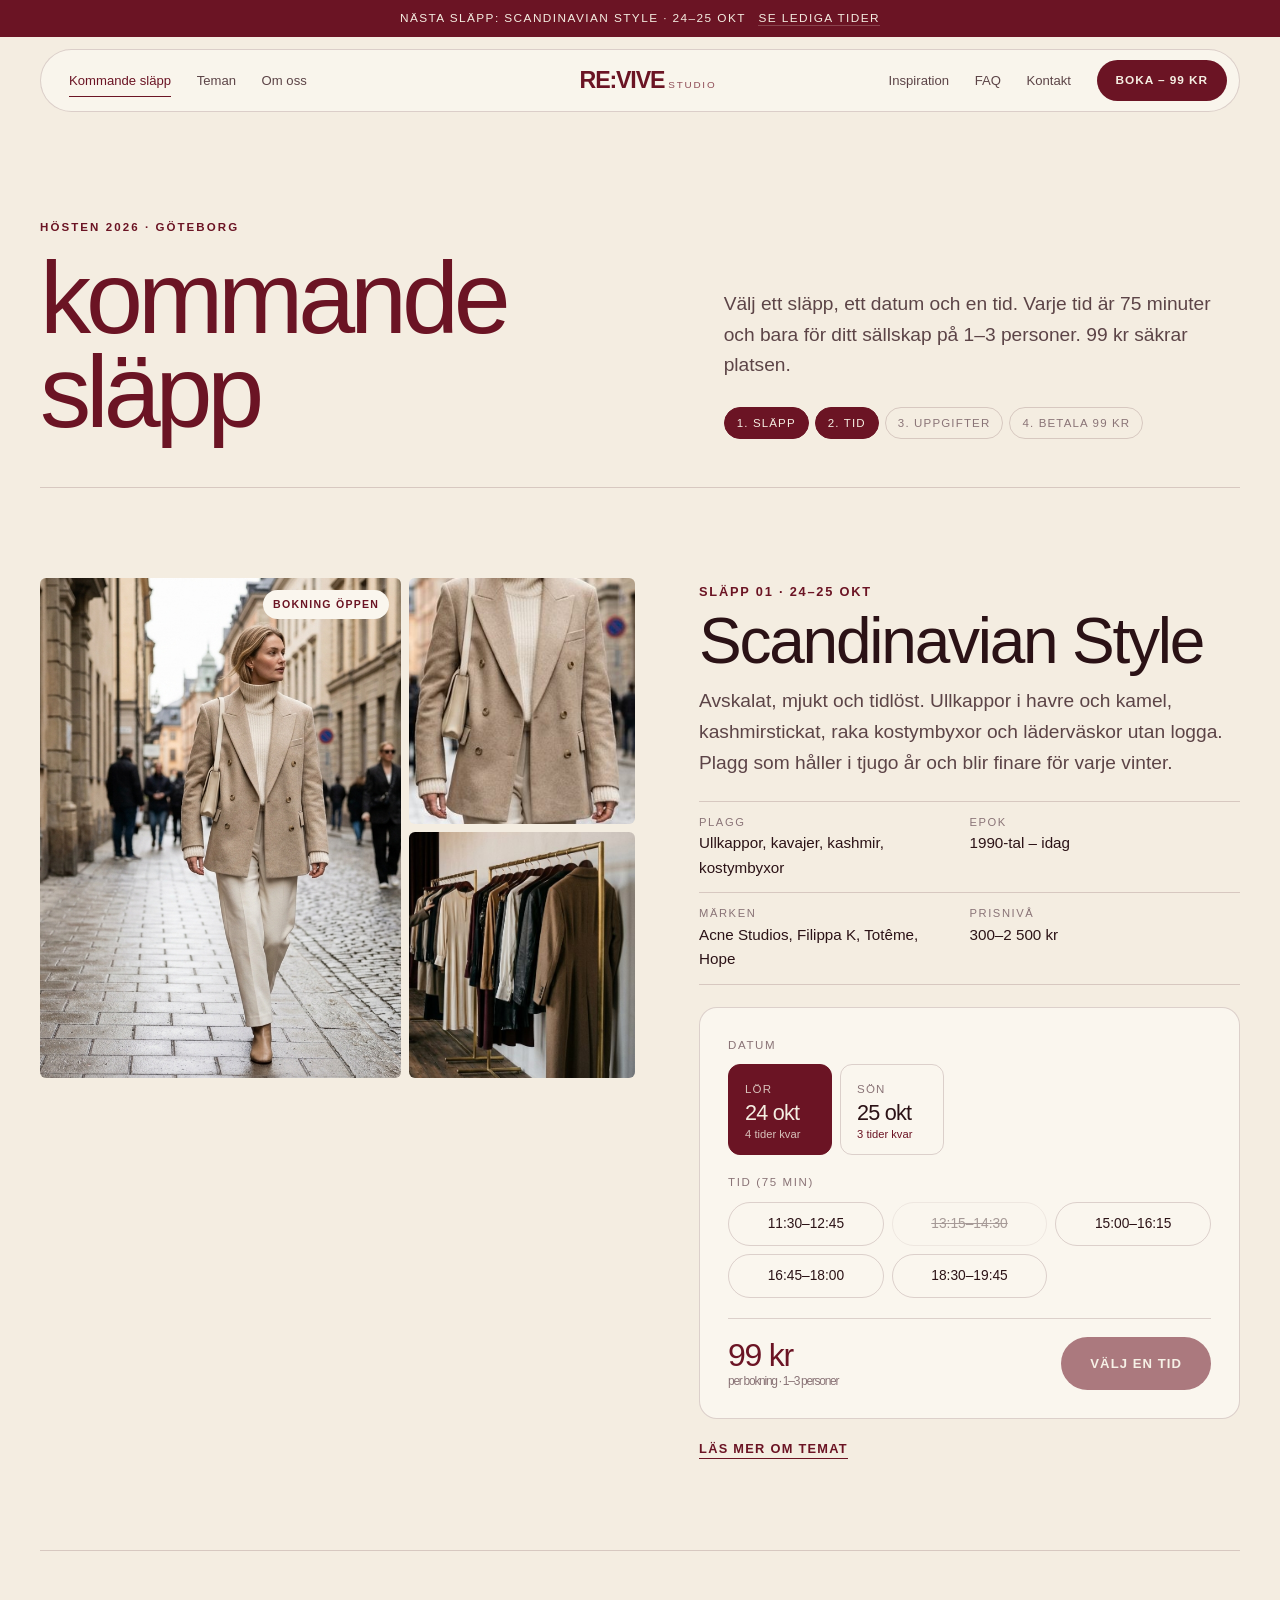
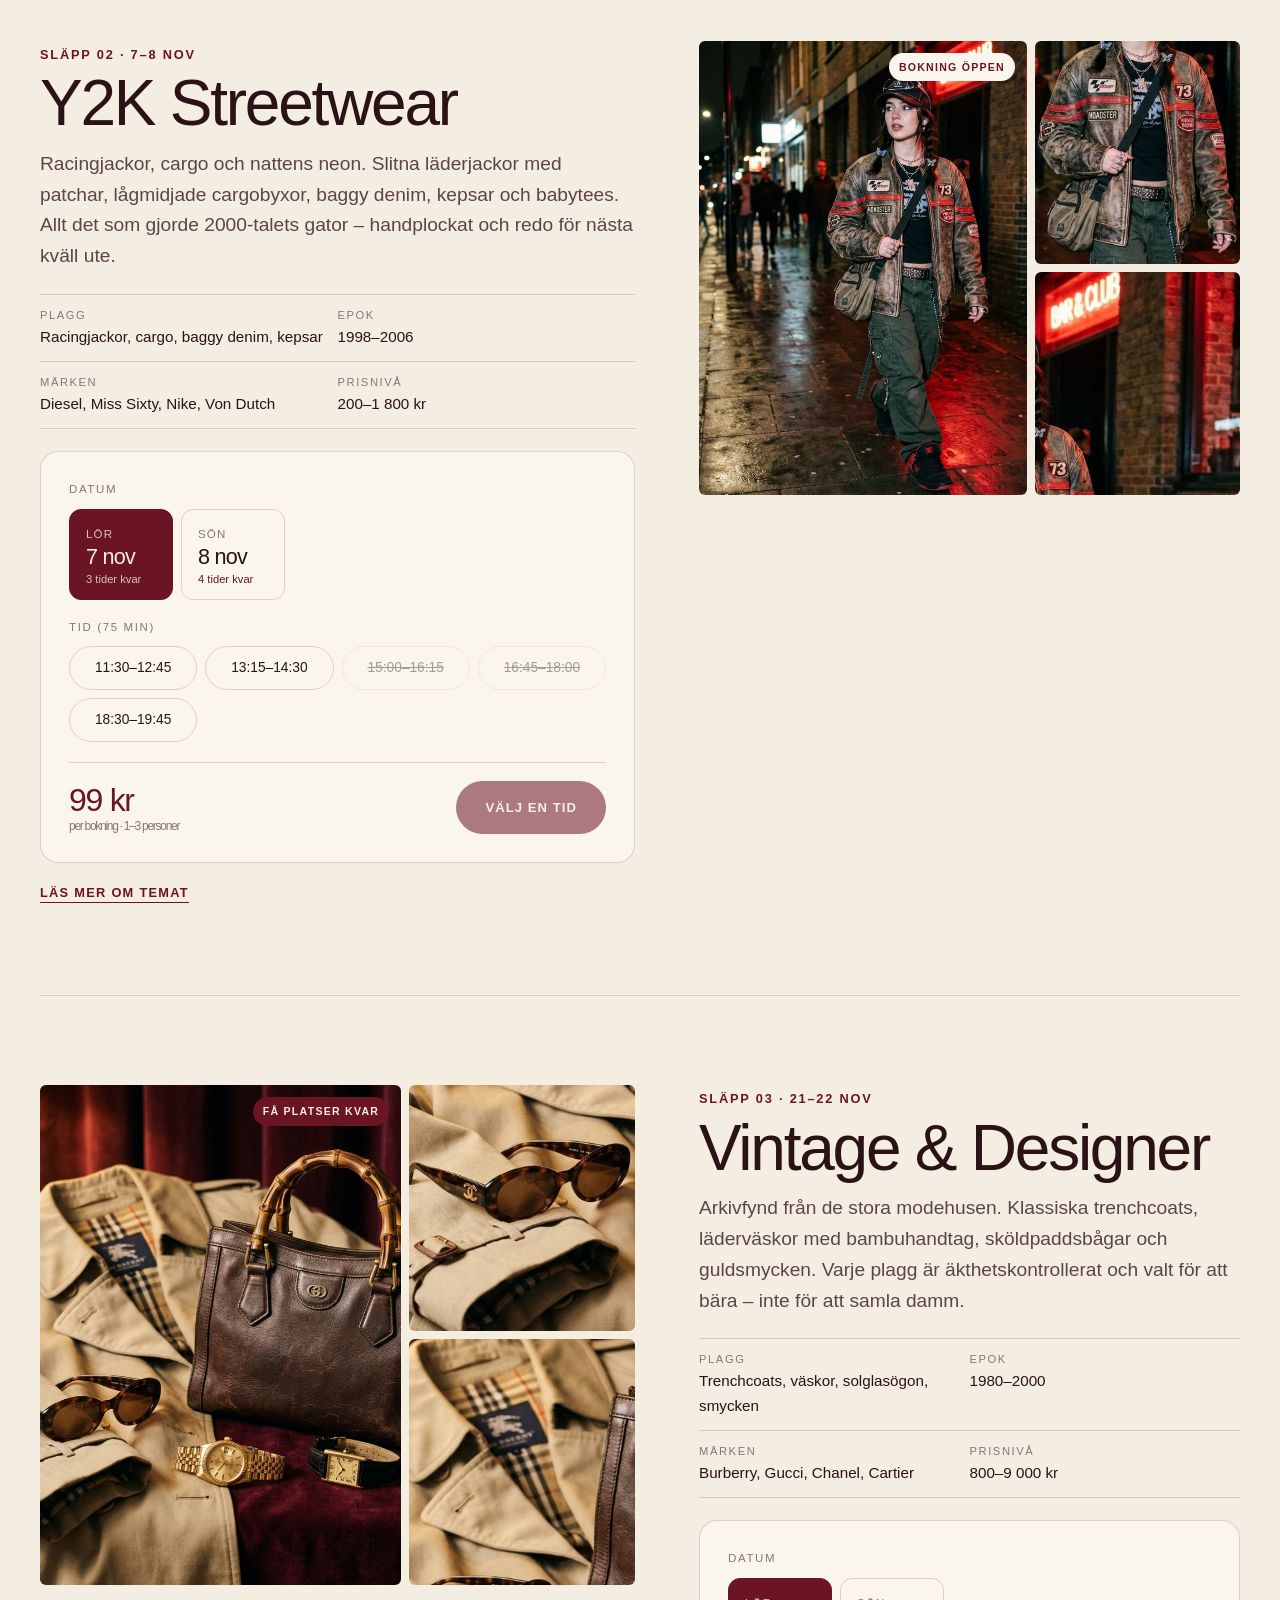
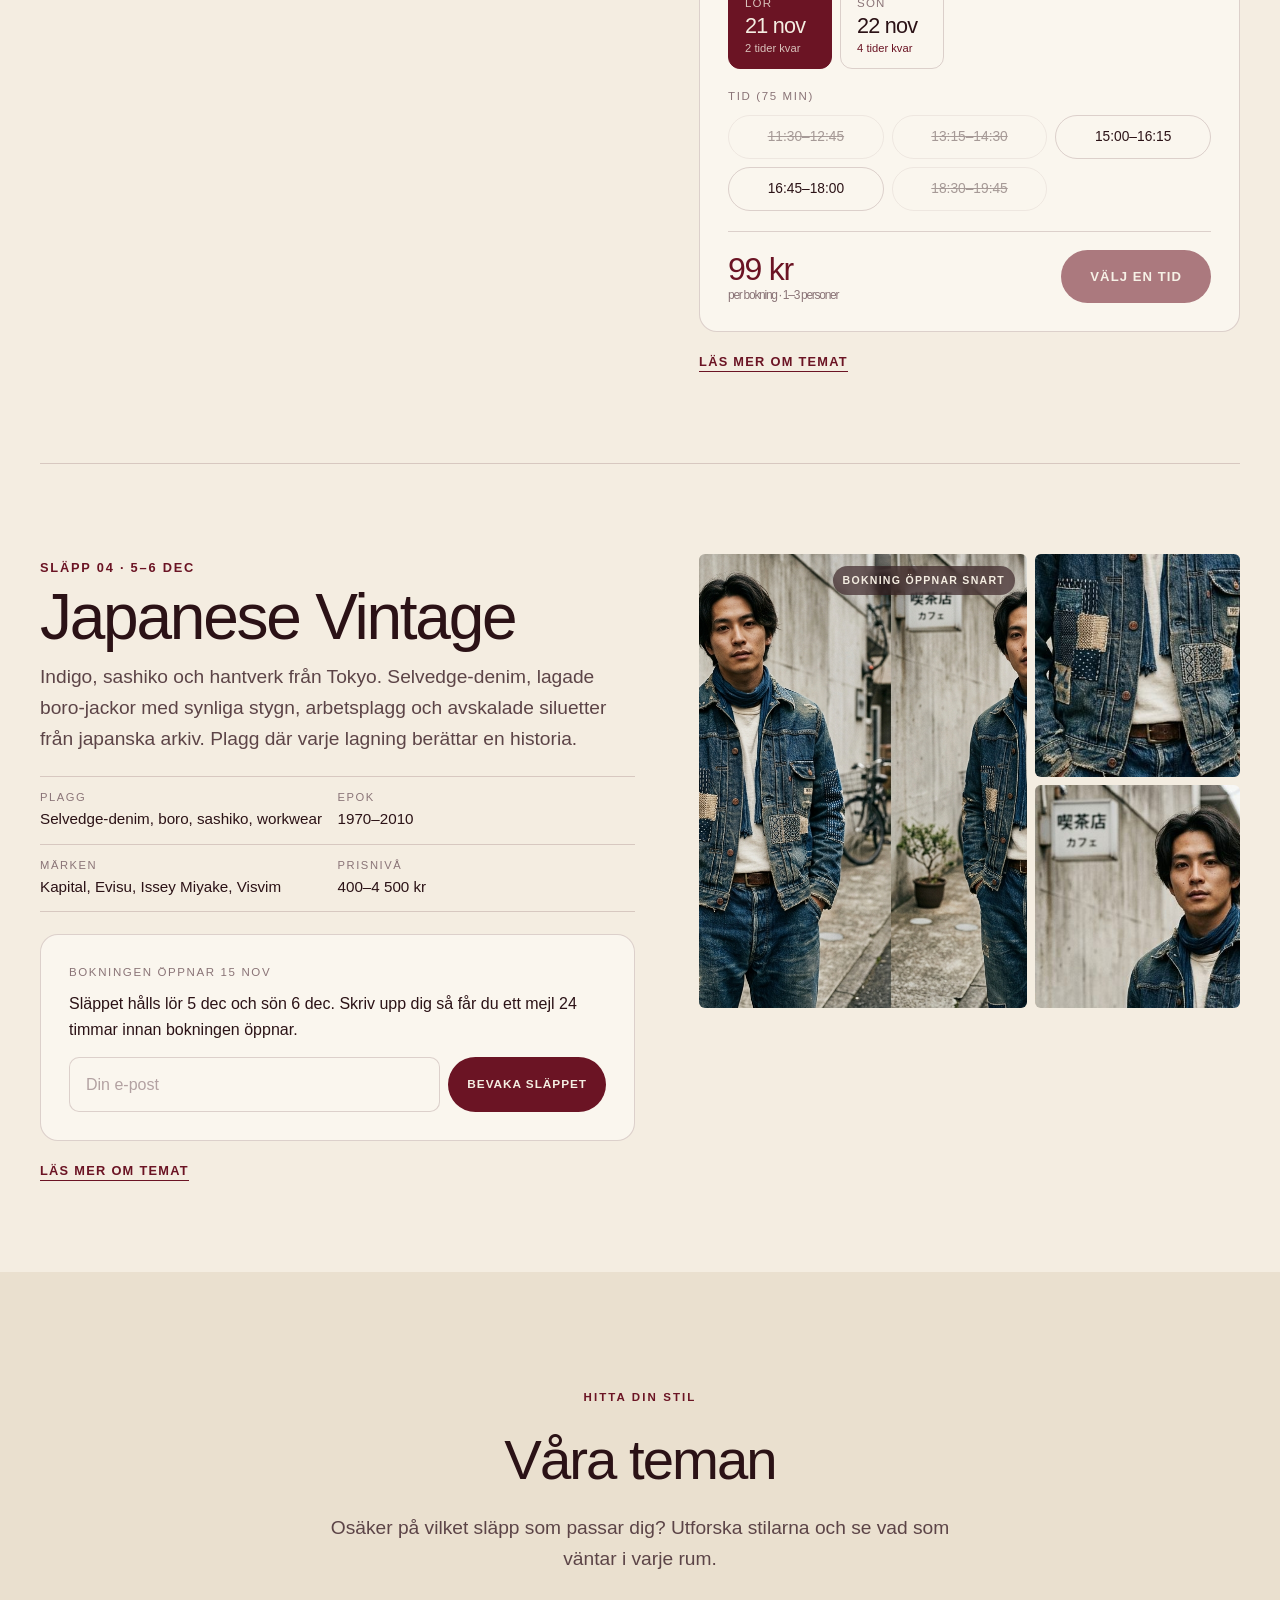
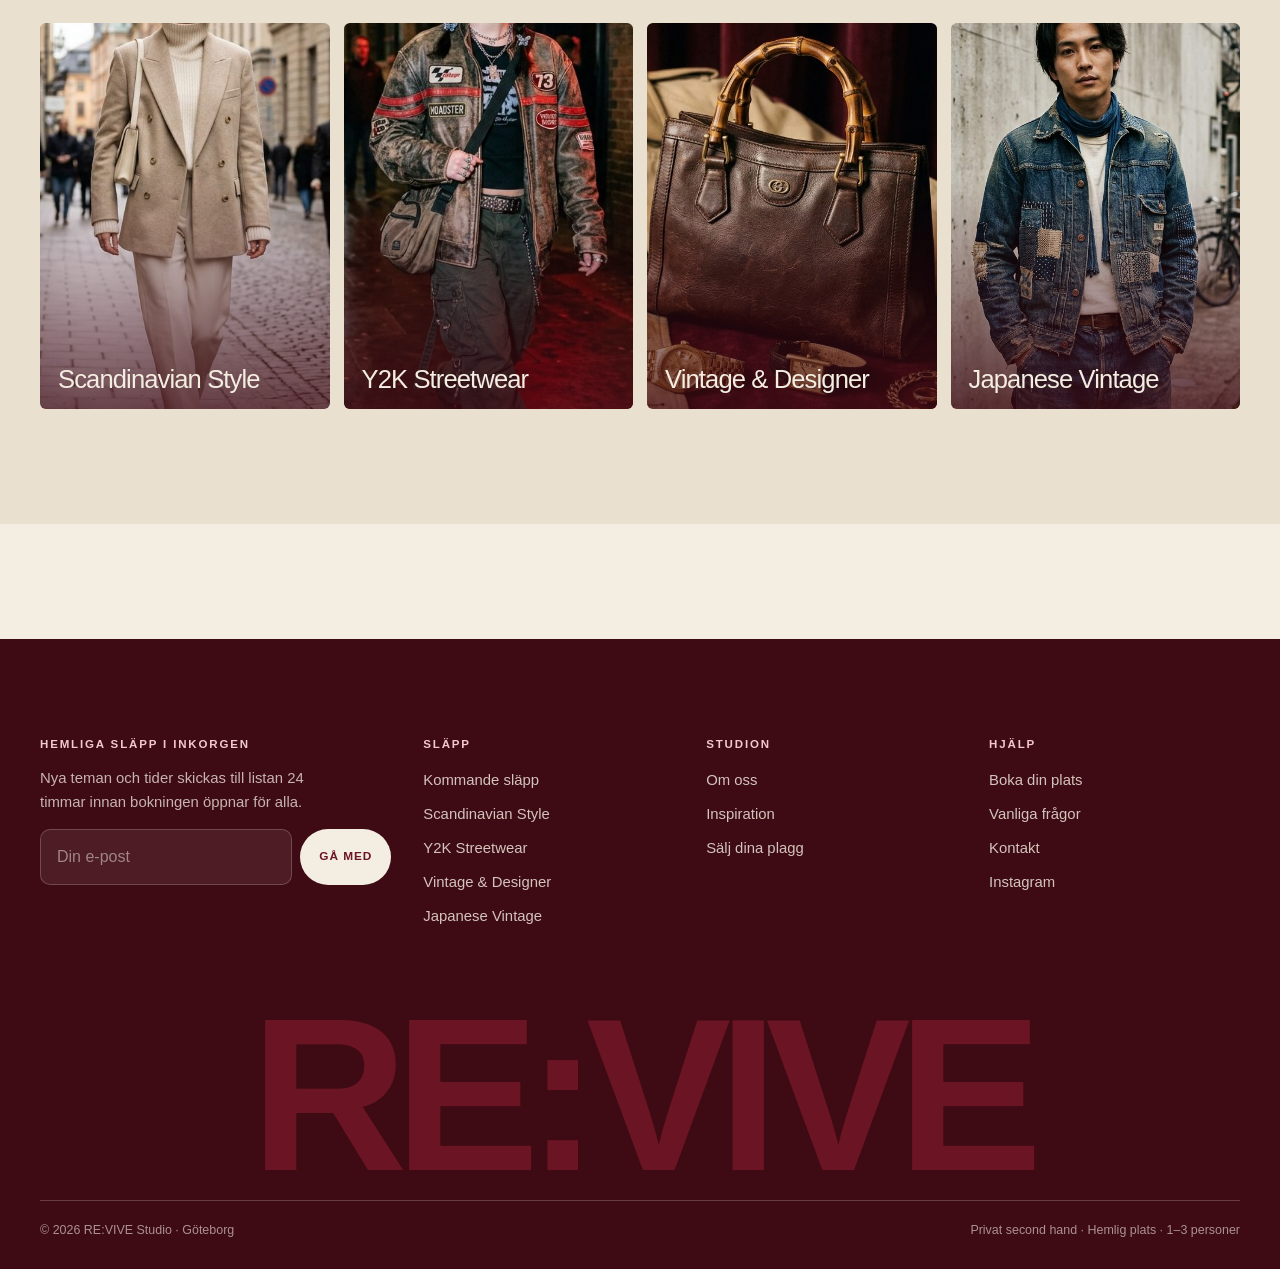
<file: slapp.html>
<!DOCTYPE html>
<html lang="sv" class="no-js">
<head>
  <meta charset="UTF-8">
  <meta name="viewport" content="width=device-width, initial-scale=1.0">
  <title>Kommande släpp – boka din plats | RE:VIVE Studio</title>
  <meta name="description" content="Se alla kommande second hand-släpp hos RE:VIVE Studio: teman, datum och lediga tider. Boka din plats för 99 kr.">
  <link rel="preconnect" href="https://fonts.googleapis.com">
  <link rel="preconnect" href="https://fonts.gstatic.com" crossorigin>
  <link href="https://fonts.googleapis.com/css2?family=Pinyon+Script&display=swap" rel="stylesheet">
  <link rel="stylesheet" href="css/style.css">
  <script>document.documentElement.classList.remove('no-js');</script>
</head>
<body class="page-slapp">
  <div class="announce">Nästa släpp: Scandinavian Style · 24–25 okt <a href="slapp.html#scandi">Se lediga tider</a></div>
  <header class="site-header">
    <div class="nav-pill">
      <nav class="nav-group left" aria-label="Huvudmeny"><a class="nav-link" href="slapp.html">Kommande släpp</a><a class="nav-link" href="slapp.html#teman">Teman</a><a class="nav-link" href="om-oss.html">Om oss</a></nav>
      <a href="index.html" class="wordmark" aria-label="RE:VIVE Studio – startsida">re:vive<small>studio</small></a>
      <div class="nav-group right"><a class="nav-link" href="blogg.html">Inspiration</a><a class="nav-link" href="faq.html">FAQ</a><a class="nav-link" href="kontakt.html">Kontakt</a><a href="boka.html" class="btn btn-wine btn-sm">Boka – 99 kr</a><button class="menu-toggle" aria-expanded="false" aria-controls="mobileMenu">Meny</button></div>
    </div>
    <nav class="mobile-menu" id="mobileMenu" aria-label="Mobilmeny"><a href="slapp.html">Kommande släpp</a><a href="slapp.html#teman">Teman</a><a href="om-oss.html">Om oss</a><a href="blogg.html">Inspiration</a><a href="faq.html">FAQ</a><a href="kontakt.html">Kontakt</a><a href="boka.html">Boka din plats – 99 kr</a></nav>
  </header>
  <main>

    <section class="page-hero">
      <div class="container page-hero-grid">
        <div class="reveal-up"><span class="eyebrow">Hösten 2026 · Göteborg</span><h1 class="display" style="margin-top:12px">kommande<br><em class="italic">släpp</em></h1></div>
        <div class="reveal-up d1"><p class="lead">Välj ett släpp, ett datum och en tid. Varje tid är 75 minuter och bara för ditt sällskap på 1–3 personer. 99 kr säkrar platsen.</p>
          <div class="progress" aria-hidden="true"><span class="done">1. Släpp</span><span class="done">2. Tid</span><span>3. Uppgifter</span><span>4. Betala 99 kr</span></div></div>
      </div>
    </section>
    <section class="container" id="alla-slapp">
      <article class="drop-row" id="scandi">
        <div class="drop-gallery reveal-up">
          <div><img src="assets/images/drop_scandi.jpg" alt="Scandinavian Style – huvudbild" loading="lazy"><span class="chip open">Bokning öppen</span></div>
          <div><img src="assets/images/crops/s_detail.jpg" alt="Scandinavian Style – detalj" loading="lazy"></div>
          <div><img src="assets/images/crops/h_racks.jpg" alt="Scandinavian Style – stämning" loading="lazy"></div>
        </div>
        <div class="drop-info reveal-up d1">
          <span class="num">Släpp 01 · 24–25 okt</span>
          <h2 class="title">Scandinavian Style</h2>
          <p class="lead">Avskalat, mjukt och tidlöst. Ullkappor i havre och kamel, kashmirstickat, raka kostymbyxor och läderväskor utan logga. Plagg som håller i tjugo år och blir finare för varje vinter.</p>
          <dl class="spec"><div><dt>Plagg</dt><dd>Ullkappor, kavajer, kashmir, kostymbyxor</dd></div><div><dt>Epok</dt><dd>1990-tal – idag</dd></div><div><dt>Märken</dt><dd>Acne Studios, Filippa K, Totême, Hope</dd></div><div><dt>Prisnivå</dt><dd>300–2 500 kr</dd></div></dl>
          <div class="picker" data-picker="scandi"><p class="muted small">Laddar lediga tider …</p></div>
          <p style="margin-top:16px"><a href="tema-scandinavian.html" class="text-link">Läs mer om temat</a></p>
        </div>
      </article>
      <article class="drop-row" id="y2k">
        <div class="drop-gallery reveal-up">
          <div><img src="assets/images/drop_y2k.jpg" alt="Y2K Streetwear – huvudbild" loading="lazy"><span class="chip open">Bokning öppen</span></div>
          <div><img src="assets/images/crops/y_jacket.jpg" alt="Y2K Streetwear – detalj" loading="lazy"></div>
          <div><img src="assets/images/crops/y_neon.jpg" alt="Y2K Streetwear – stämning" loading="lazy"></div>
        </div>
        <div class="drop-info reveal-up d1">
          <span class="num">Släpp 02 · 7–8 nov</span>
          <h2 class="title">Y2K Streetwear</h2>
          <p class="lead">Racingjackor, cargo och nattens neon. Slitna läderjackor med patchar, lågmidjade cargobyxor, baggy denim, kepsar och babytees. Allt det som gjorde 2000-talets gator – handplockat och redo för nästa kväll ute.</p>
          <dl class="spec"><div><dt>Plagg</dt><dd>Racingjackor, cargo, baggy denim, kepsar</dd></div><div><dt>Epok</dt><dd>1998–2006</dd></div><div><dt>Märken</dt><dd>Diesel, Miss Sixty, Nike, Von Dutch</dd></div><div><dt>Prisnivå</dt><dd>200–1 800 kr</dd></div></dl>
          <div class="picker" data-picker="y2k"><p class="muted small">Laddar lediga tider …</p></div>
          <p style="margin-top:16px"><a href="tema-y2k.html" class="text-link">Läs mer om temat</a></p>
        </div>
      </article>
      <article class="drop-row" id="designer">
        <div class="drop-gallery reveal-up">
          <div><img src="assets/images/drop_designer.jpg" alt="Vintage & Designer – huvudbild" loading="lazy"><span class="chip few">Få platser kvar</span></div>
          <div><img src="assets/images/crops/d_glasses.jpg" alt="Vintage & Designer – detalj" loading="lazy"></div>
          <div><img src="assets/images/crops/d_label.jpg" alt="Vintage & Designer – stämning" loading="lazy"></div>
        </div>
        <div class="drop-info reveal-up d1">
          <span class="num">Släpp 03 · 21–22 nov</span>
          <h2 class="title">Vintage & Designer</h2>
          <p class="lead">Arkivfynd från de stora modehusen. Klassiska trenchcoats, läderväskor med bambuhandtag, sköldpaddsbågar och guldsmycken. Varje plagg är äkthetskontrollerat och valt för att bära – inte för att samla damm.</p>
          <dl class="spec"><div><dt>Plagg</dt><dd>Trenchcoats, väskor, solglasögon, smycken</dd></div><div><dt>Epok</dt><dd>1980–2000</dd></div><div><dt>Märken</dt><dd>Burberry, Gucci, Chanel, Cartier</dd></div><div><dt>Prisnivå</dt><dd>800–9 000 kr</dd></div></dl>
          <div class="picker" data-picker="designer"><p class="muted small">Laddar lediga tider …</p></div>
          <p style="margin-top:16px"><a href="tema-vintage-designer.html" class="text-link">Läs mer om temat</a></p>
        </div>
      </article>
      <article class="drop-row" id="japanese">
        <div class="drop-gallery reveal-up">
          <div><img src="assets/images/drop_japanese.jpg" alt="Japanese Vintage – huvudbild" loading="lazy"><span class="chip soon">Bokning öppnar snart</span></div>
          <div><img src="assets/images/crops/j_patch.jpg" alt="Japanese Vintage – detalj" loading="lazy"></div>
          <div><img src="assets/images/crops/j_sign.jpg" alt="Japanese Vintage – stämning" loading="lazy"></div>
        </div>
        <div class="drop-info reveal-up d1">
          <span class="num">Släpp 04 · 5–6 dec</span>
          <h2 class="title">Japanese Vintage</h2>
          <p class="lead">Indigo, sashiko och hantverk från Tokyo. Selvedge-denim, lagade boro-jackor med synliga stygn, arbetsplagg och avskalade siluetter från japanska arkiv. Plagg där varje lagning berättar en historia.</p>
          <dl class="spec"><div><dt>Plagg</dt><dd>Selvedge-denim, boro, sashiko, workwear</dd></div><div><dt>Epok</dt><dd>1970–2010</dd></div><div><dt>Märken</dt><dd>Kapital, Evisu, Issey Miyake, Visvim</dd></div><div><dt>Prisnivå</dt><dd>400–4 500 kr</dd></div></dl>
          <div class="picker" data-picker="japanese"><p class="muted small">Laddar lediga tider …</p></div>
          <p style="margin-top:16px"><a href="tema-japanese.html" class="text-link">Läs mer om temat</a></p>
        </div>
      </article>
    </section>

    <section class="section bg-paper" id="teman">
      <div class="container">
        <div class="section-head center reveal-up"><span class="eyebrow">Hitta din stil</span><h2 class="h2">Våra teman</h2><p class="lead">Osäker på vilket släpp som passar dig? Utforska stilarna och se vad som väntar i varje rum.</p></div>
        <div class="other-themes four-up"><a href="tema-scandinavian.html" class="reveal-up d1" style="aspect-ratio:3/4"><img src="assets/images/crops/s_walk.jpg" alt="" loading="lazy"><span>Scandinavian Style</span></a><a href="tema-y2k.html" class="reveal-up d2" style="aspect-ratio:3/4"><img src="assets/images/crops/y_walk.jpg" alt="" loading="lazy"><span>Y2K Streetwear</span></a><a href="tema-vintage-designer.html" class="reveal-up d3" style="aspect-ratio:3/4"><img src="assets/images/crops/d_bag.jpg" alt="" loading="lazy"><span>Vintage & Designer</span></a><a href="tema-japanese.html" class="reveal-up d4" style="aspect-ratio:3/4"><img src="assets/images/crops/j_left.jpg" alt="" loading="lazy"><span>Japanese Vintage</span></a></div>
      </div>
    </section>
  </main>
  <footer class="site-footer">
    <div class="container">
      <div class="footer-top">
        <div class="footer-news">
          <h4>Hemliga släpp i inkorgen</h4>
          <p>Nya teman och tider skickas till listan 24 timmar innan bokningen öppnar för alla.</p>
          <form class="js-newsletter"><label class="sr-only" for="fn-email">E-post</label><input id="fn-email" class="input" type="email" placeholder="Din e-post" required><button class="btn btn-cream btn-sm" type="submit">Gå med</button></form>
        </div>
        <div><h4>Släpp</h4><ul><li><a href="slapp.html">Kommande släpp</a></li><li><a href="tema-scandinavian.html">Scandinavian Style</a></li><li><a href="tema-y2k.html">Y2K Streetwear</a></li><li><a href="tema-vintage-designer.html">Vintage & Designer</a></li><li><a href="tema-japanese.html">Japanese Vintage</a></li></ul></div>
        <div><h4>Studion</h4><ul><li><a href="om-oss.html">Om oss</a></li><li><a href="blogg.html">Inspiration</a></li><li><a href="tjanster.html">Sälj dina plagg</a></li></ul></div>
        <div><h4>Hjälp</h4><ul><li><a href="boka.html">Boka din plats</a></li><li><a href="faq.html">Vanliga frågor</a></li><li><a href="kontakt.html">Kontakt</a></li><li><a href="https://instagram.com/revivestudio.se" rel="noopener">Instagram</a></li></ul></div>
      </div>
      <div class="footer-word" aria-hidden="true">re:vive</div>
      <div class="footer-bottom"><span>© 2026 RE:VIVE Studio · Göteborg</span><span>Privat second hand · Hemlig plats · 1–3 personer</span></div>
    </div>
  </footer>
  <script src="js/data.js"></script>
  <script src="js/app.js"></script>
</body>
</html>
</file>
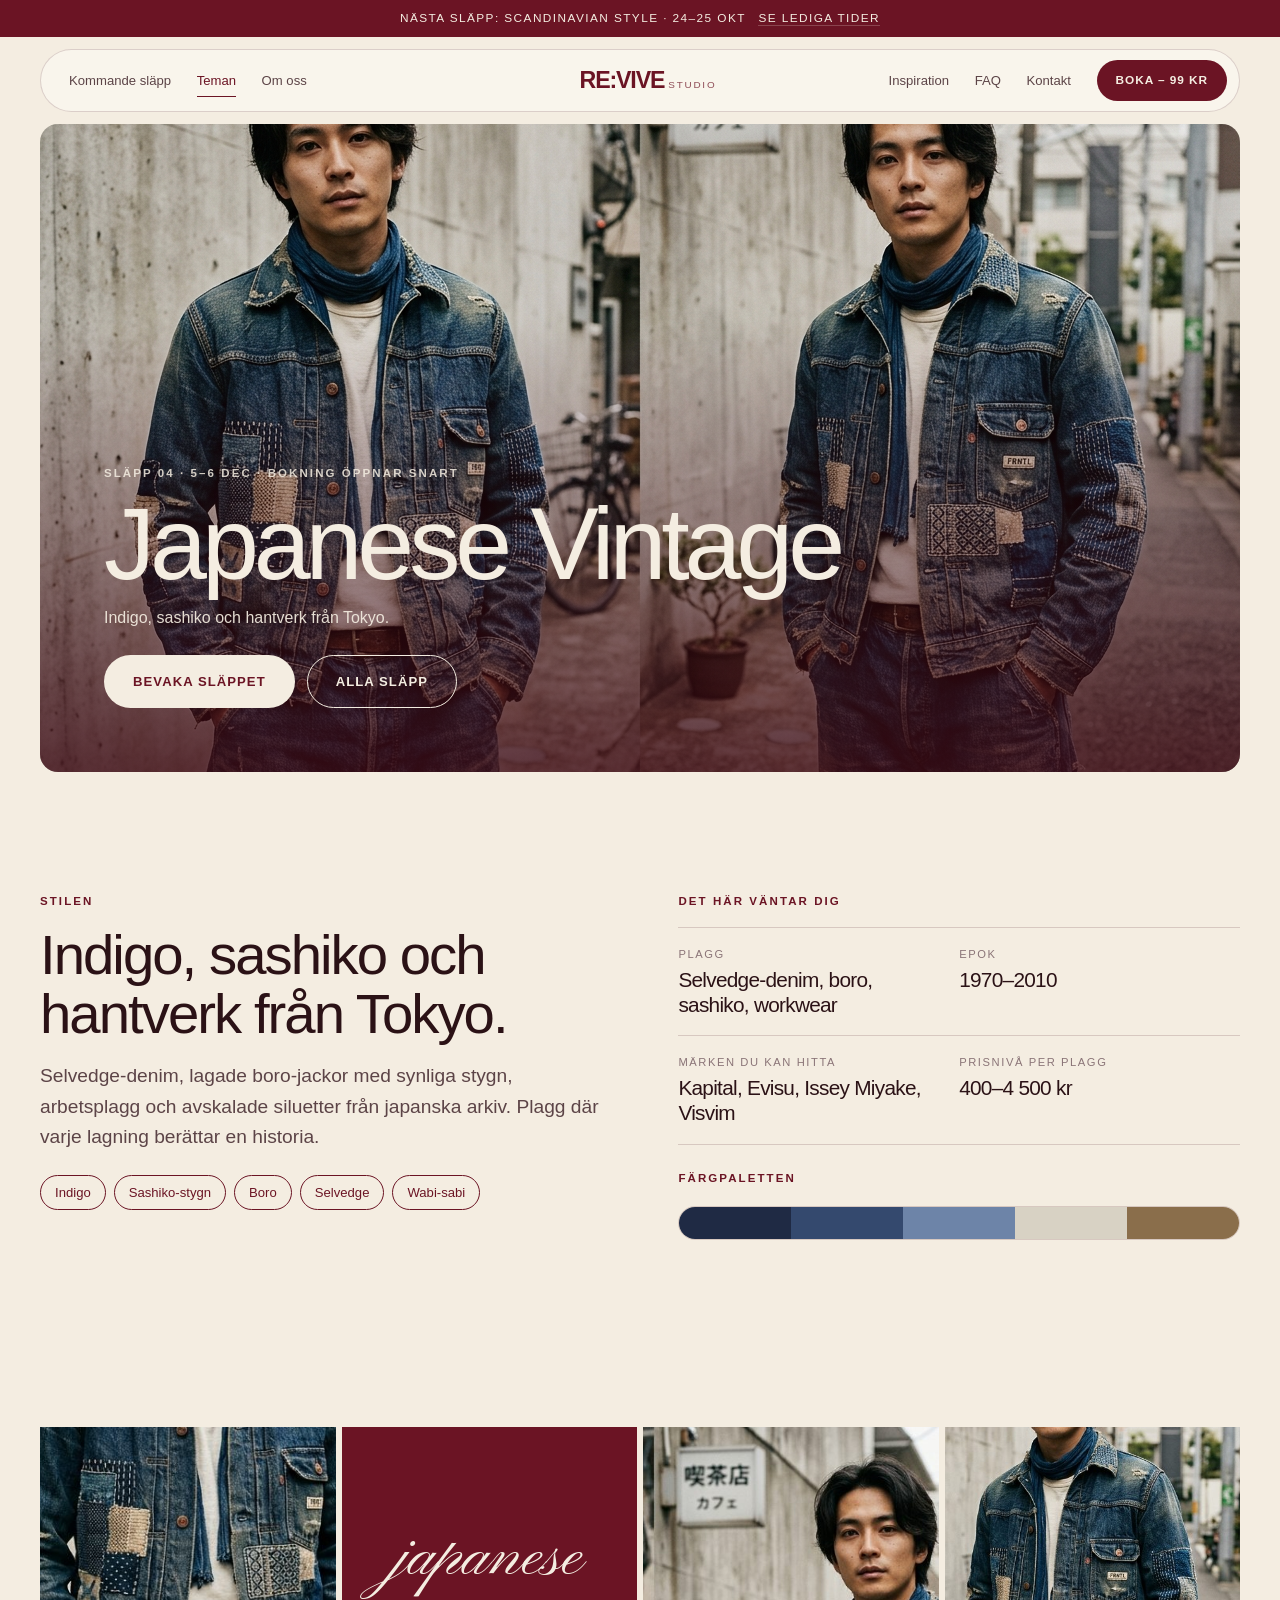
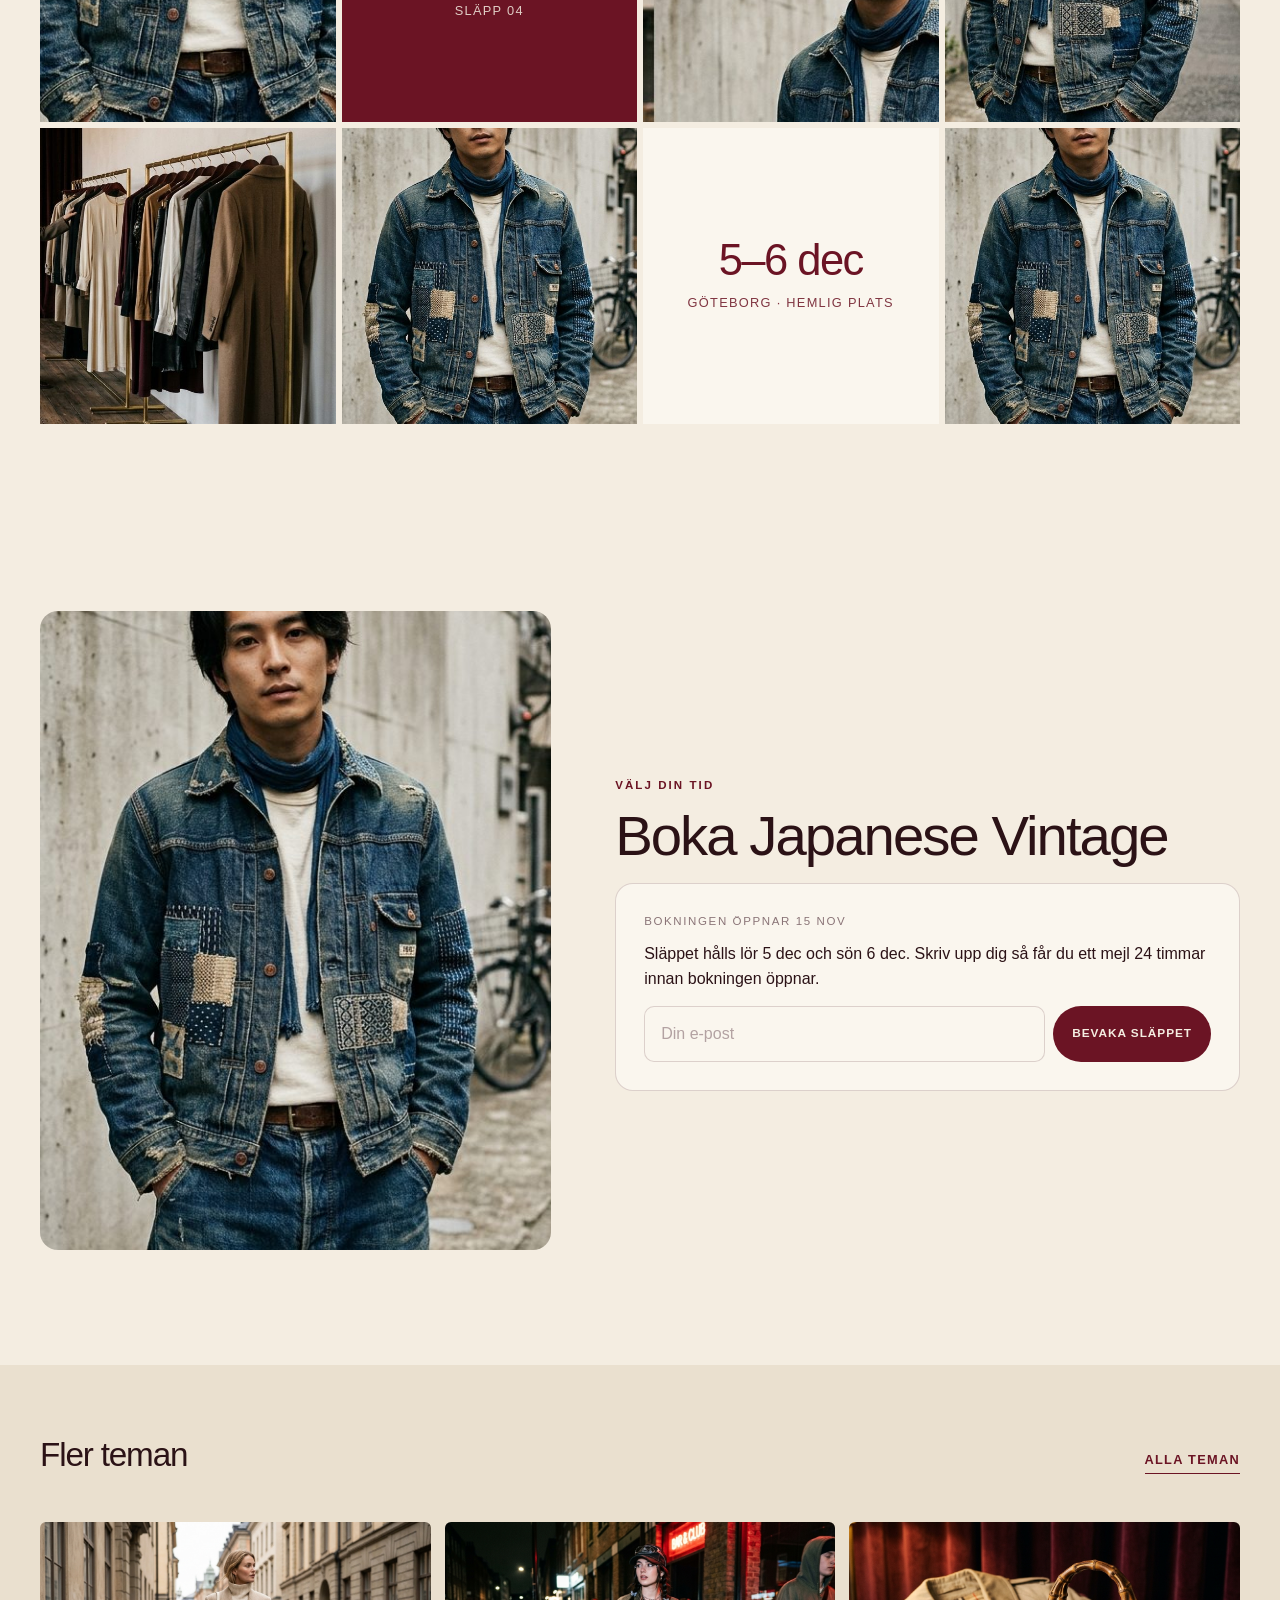
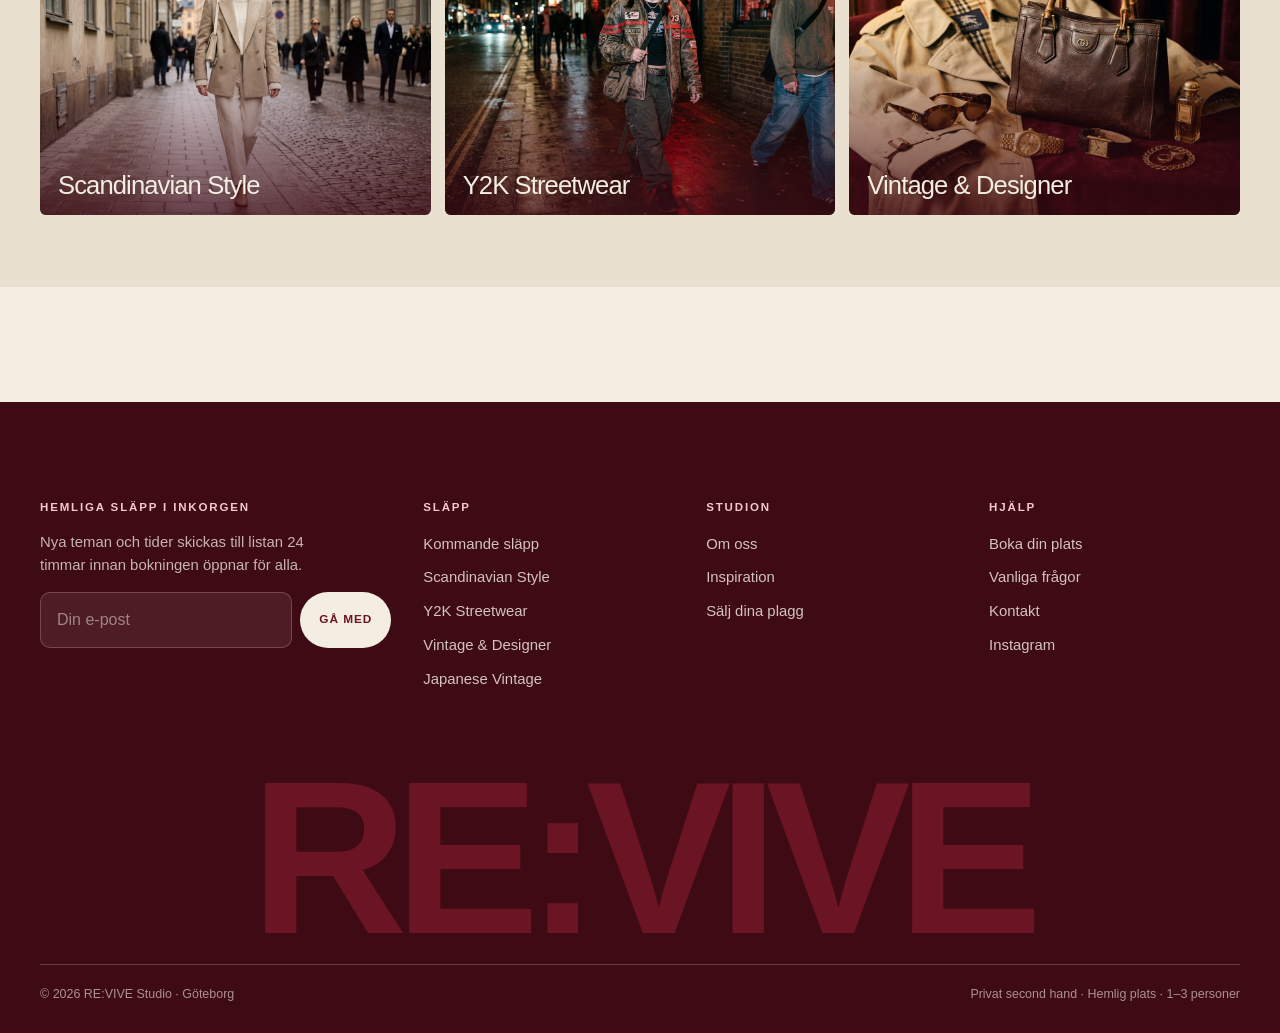
<file: tema-japanese.html>
<!DOCTYPE html>
<html lang="sv" class="no-js">
<head>
  <meta charset="UTF-8">
  <meta name="viewport" content="width=device-width, initial-scale=1.0">
  <title>Japanese Vintage – tema | RE:VIVE Studio</title>
  <meta name="description" content="Japanese Vintage: Indigo, sashiko och hantverk från Tokyo. Se vilka plagg och stilar som väntar och boka en privat tid för 99 kr.">
  <link rel="preconnect" href="https://fonts.googleapis.com">
  <link rel="preconnect" href="https://fonts.gstatic.com" crossorigin>
  <link href="https://fonts.googleapis.com/css2?family=Pinyon+Script&display=swap" rel="stylesheet">
  <link rel="stylesheet" href="css/style.css">
  <script>document.documentElement.classList.remove('no-js');</script>
</head>
<body class="page-tema">
  <div class="announce">Nästa släpp: Scandinavian Style · 24–25 okt <a href="slapp.html#scandi">Se lediga tider</a></div>
  <header class="site-header">
    <div class="nav-pill">
      <nav class="nav-group left" aria-label="Huvudmeny"><a class="nav-link" href="slapp.html">Kommande släpp</a><a class="nav-link" href="slapp.html#teman">Teman</a><a class="nav-link" href="om-oss.html">Om oss</a></nav>
      <a href="index.html" class="wordmark" aria-label="RE:VIVE Studio – startsida">re:vive<small>studio</small></a>
      <div class="nav-group right"><a class="nav-link" href="blogg.html">Inspiration</a><a class="nav-link" href="faq.html">FAQ</a><a class="nav-link" href="kontakt.html">Kontakt</a><a href="boka.html" class="btn btn-wine btn-sm">Boka – 99 kr</a><button class="menu-toggle" aria-expanded="false" aria-controls="mobileMenu">Meny</button></div>
    </div>
    <nav class="mobile-menu" id="mobileMenu" aria-label="Mobilmeny"><a href="slapp.html">Kommande släpp</a><a href="slapp.html#teman">Teman</a><a href="om-oss.html">Om oss</a><a href="blogg.html">Inspiration</a><a href="faq.html">FAQ</a><a href="kontakt.html">Kontakt</a><a href="boka.html">Boka din plats – 99 kr</a></nav>
  </header>
  <main>

    <section class="image-hero">
      <div class="frame">
        <img src="assets/images/drop_japanese.jpg" alt="Japanese Vintage – stilbild">
        <div class="inner on-image">
          <span class="eyebrow">Släpp 04 · 5–6 dec · Bokning öppnar snart</span>
          <h1 class="display" style="margin-top:12px">Japanese Vintage</h1>
          <p style="max-width:52ch;margin:14px 0 24px;opacity:.92">Indigo, sashiko och hantverk från Tokyo.</p>
          <div class="btn-row"><a href="#boka" class="btn btn-cream">Bevaka släppet</a><a href="slapp.html" class="btn btn-line-light">Alla släpp</a></div>
        </div>
      </div>
    </section>

    <section class="section">
      <div class="container theme-intro">
        <div class="reveal-up"><span class="eyebrow">Stilen</span><h2 class="h2" style="margin-top:12px">Indigo, sashiko och hantverk från Tokyo.</h2><p class="lead" style="margin-top:18px">Selvedge-denim, lagade boro-jackor med synliga stygn, arbetsplagg och avskalade siluetter från japanska arkiv. Plagg där varje lagning berättar en historia.</p>
          <div class="keywords"><span>Indigo</span><span>Sashiko-stygn</span><span>Boro</span><span>Selvedge</span><span>Wabi-sabi</span></div></div>
        <div class="reveal-up d1"><span class="eyebrow">Det här väntar dig</span>
          <dl class="expect" style="margin-top:14px"><div><dt>Plagg</dt><dd>Selvedge-denim, boro, sashiko, workwear</dd></div><div><dt>Epok</dt><dd>1970–2010</dd></div><div><dt>Märken du kan hitta</dt><dd>Kapital, Evisu, Issey Miyake, Visvim</dd></div><div><dt>Prisnivå per plagg</dt><dd>400–4 500 kr</dd></div></dl>
          <span class="eyebrow" style="margin-top:24px;display:block">Färgpaletten</span>
          <div class="palette" aria-hidden="true"><span style="background:#1F2A44"></span><span style="background:#34496E"></span><span style="background:#6D84A8"></span><span style="background:#D8D2C4"></span><span style="background:#8A6E4B"></span></div>
        </div>
      </div>
    </section>

    <section class="container section-sm">
      <div class="mood four reveal-up">
        <div><img src="assets/images/crops/j_patch.jpg" alt="" loading="lazy"></div>
        <div class="tile"><span class="script">japanese</span><p>Släpp 04</p></div>
        <div><img src="assets/images/crops/j_sign.jpg" alt="" loading="lazy"></div>
        <div><img src="assets/images/crops/j_right.jpg" alt="" loading="lazy"></div>
        <div><img src="assets/images/crops/h_racks.jpg" alt="" loading="lazy"></div>
        <div><img src="assets/images/crops/j_left.jpg" alt="" loading="lazy"></div>
        <div class="tile cream"><span class="big">5–6 dec</span><p>Göteborg · hemlig plats</p></div>
        <div><img src="assets/images/crops/j_left.jpg" alt="" loading="lazy"></div>
      </div>
    </section>

    <section class="section" id="boka">
      <div class="container theme-book">
        <div class="img reveal-up"><img src="assets/images/crops/j_left.jpg" alt="Japanese Vintage" loading="lazy"></div>
        <div class="reveal-up d1"><span class="eyebrow">Välj din tid</span><h2 class="h2" style="margin:10px 0 18px">Boka Japanese Vintage</h2><div class="picker" data-picker="japanese"><p class="muted small">Laddar lediga tider …</p></div></div>
      </div>
    </section>

    <section class="section-sm bg-paper">
      <div class="container"><div class="section-head reveal-up"><h2 class="h3">Fler teman</h2><a href="slapp.html#teman" class="text-link">Alla teman</a></div>
        <div class="other-themes"><a href="tema-scandinavian.html"><img src="assets/images/drop_scandi.jpg" alt="" loading="lazy"><span>Scandinavian Style</span></a><a href="tema-y2k.html"><img src="assets/images/drop_y2k.jpg" alt="" loading="lazy"><span>Y2K Streetwear</span></a><a href="tema-vintage-designer.html"><img src="assets/images/drop_designer.jpg" alt="" loading="lazy"><span>Vintage & Designer</span></a></div></div>
    </section>
  </main>
  <footer class="site-footer">
    <div class="container">
      <div class="footer-top">
        <div class="footer-news">
          <h4>Hemliga släpp i inkorgen</h4>
          <p>Nya teman och tider skickas till listan 24 timmar innan bokningen öppnar för alla.</p>
          <form class="js-newsletter"><label class="sr-only" for="fn-email">E-post</label><input id="fn-email" class="input" type="email" placeholder="Din e-post" required><button class="btn btn-cream btn-sm" type="submit">Gå med</button></form>
        </div>
        <div><h4>Släpp</h4><ul><li><a href="slapp.html">Kommande släpp</a></li><li><a href="tema-scandinavian.html">Scandinavian Style</a></li><li><a href="tema-y2k.html">Y2K Streetwear</a></li><li><a href="tema-vintage-designer.html">Vintage & Designer</a></li><li><a href="tema-japanese.html">Japanese Vintage</a></li></ul></div>
        <div><h4>Studion</h4><ul><li><a href="om-oss.html">Om oss</a></li><li><a href="blogg.html">Inspiration</a></li><li><a href="tjanster.html">Sälj dina plagg</a></li></ul></div>
        <div><h4>Hjälp</h4><ul><li><a href="boka.html">Boka din plats</a></li><li><a href="faq.html">Vanliga frågor</a></li><li><a href="kontakt.html">Kontakt</a></li><li><a href="https://instagram.com/revivestudio.se" rel="noopener">Instagram</a></li></ul></div>
      </div>
      <div class="footer-word" aria-hidden="true">re:vive</div>
      <div class="footer-bottom"><span>© 2026 RE:VIVE Studio · Göteborg</span><span>Privat second hand · Hemlig plats · 1–3 personer</span></div>
    </div>
  </footer>
  <script src="js/data.js"></script>
  <script src="js/app.js"></script>
</body>
</html>
</file>
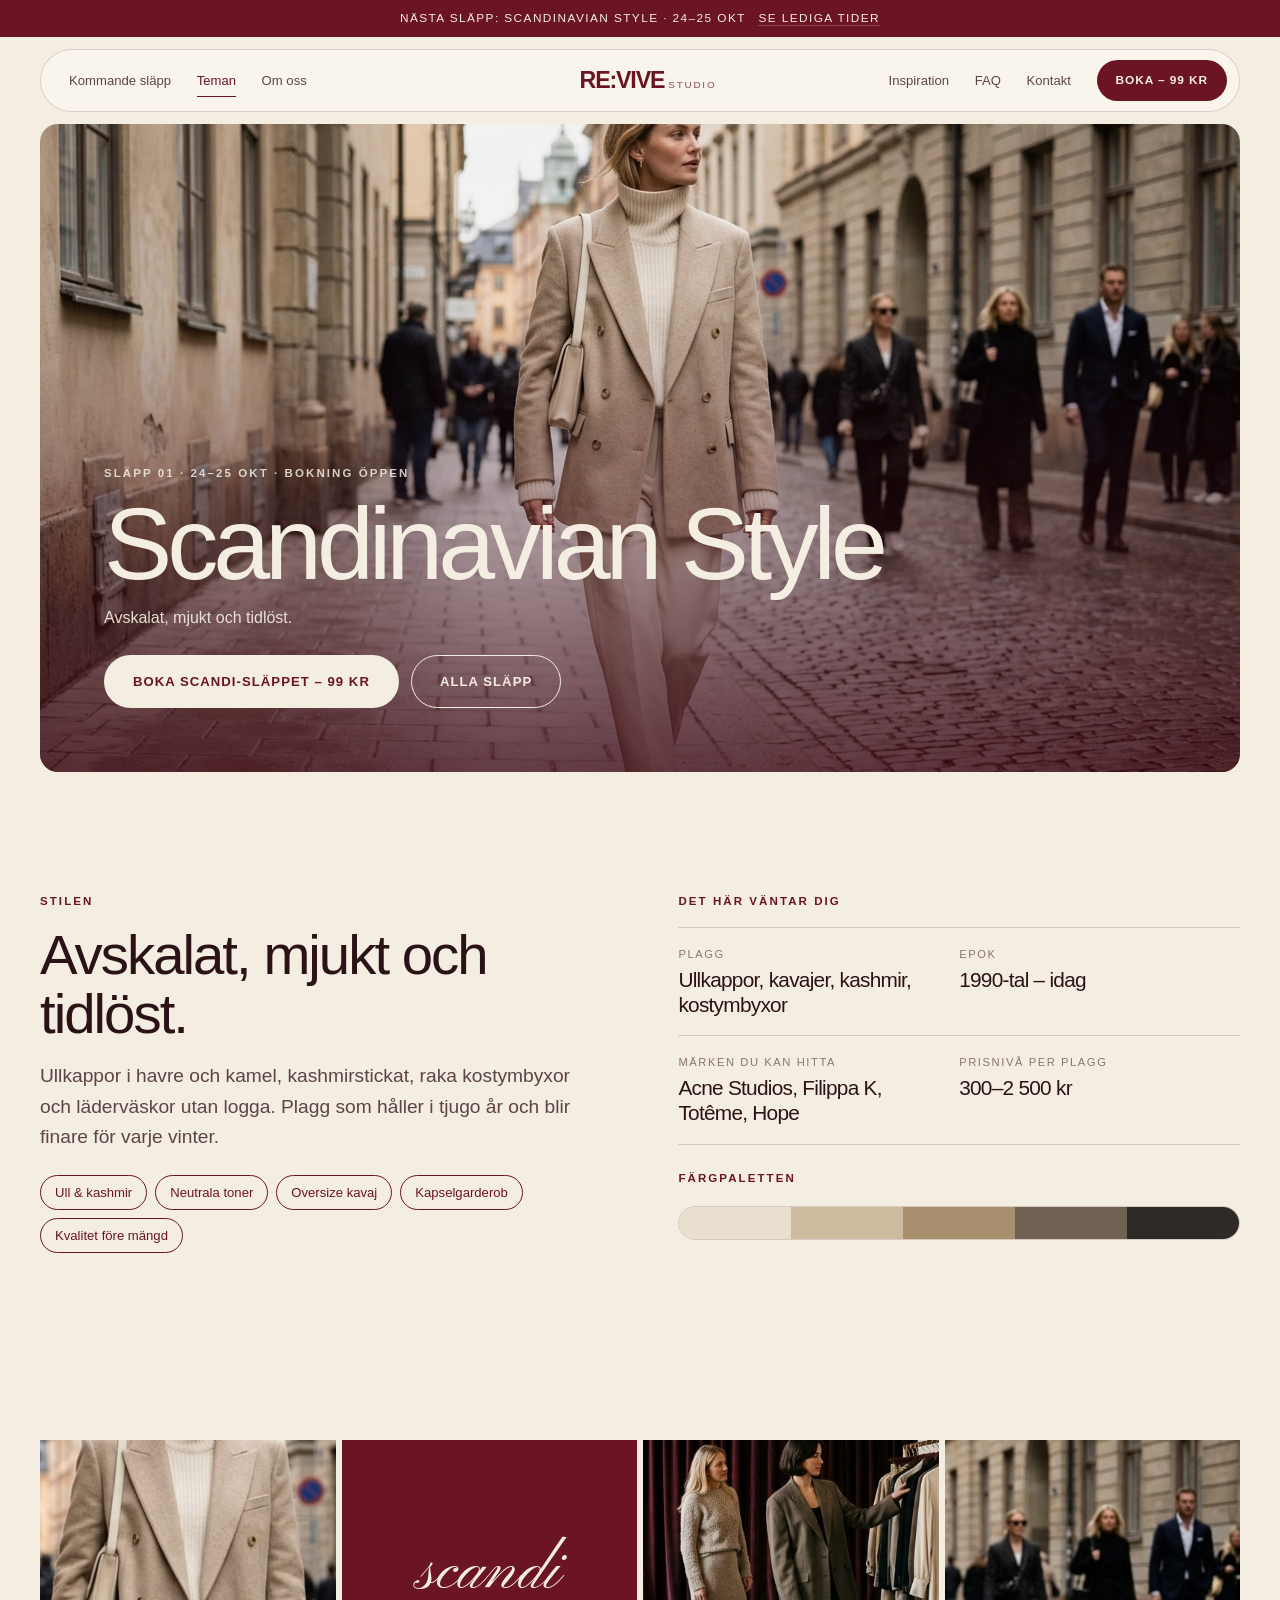
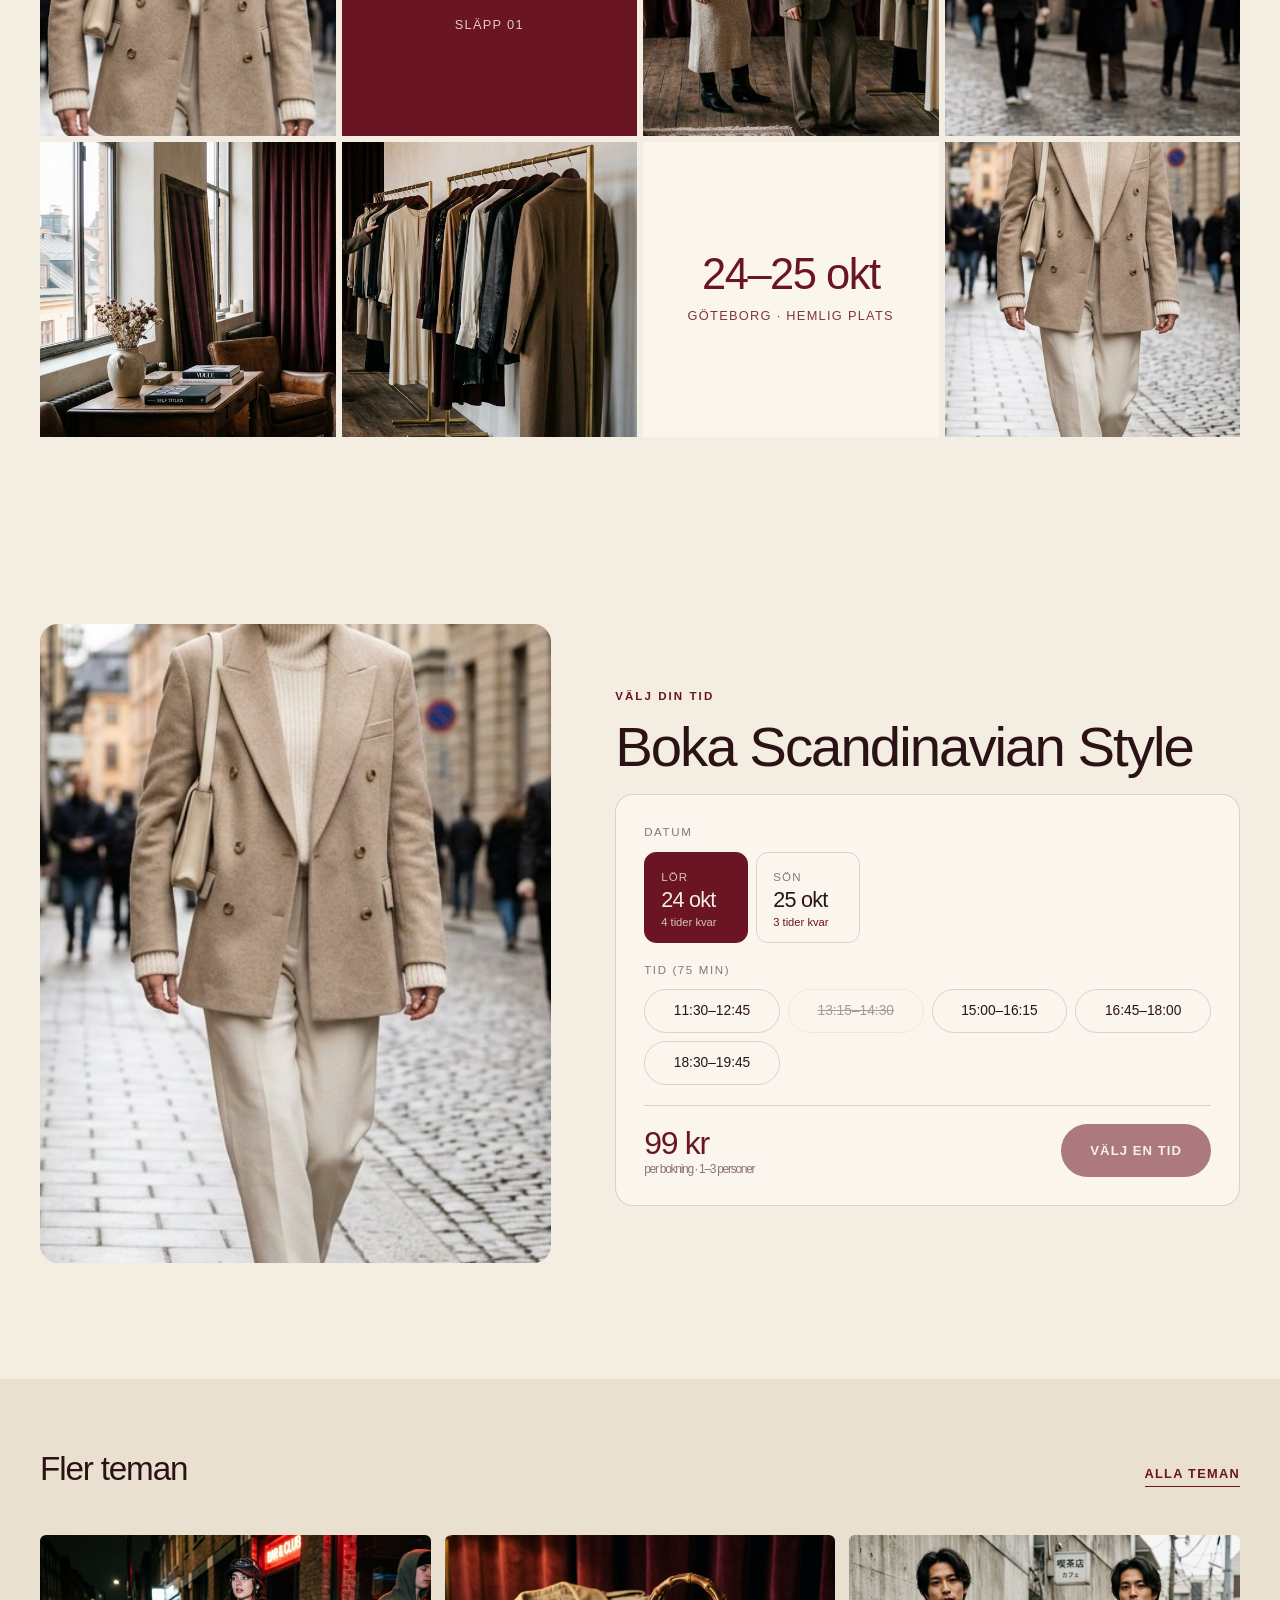
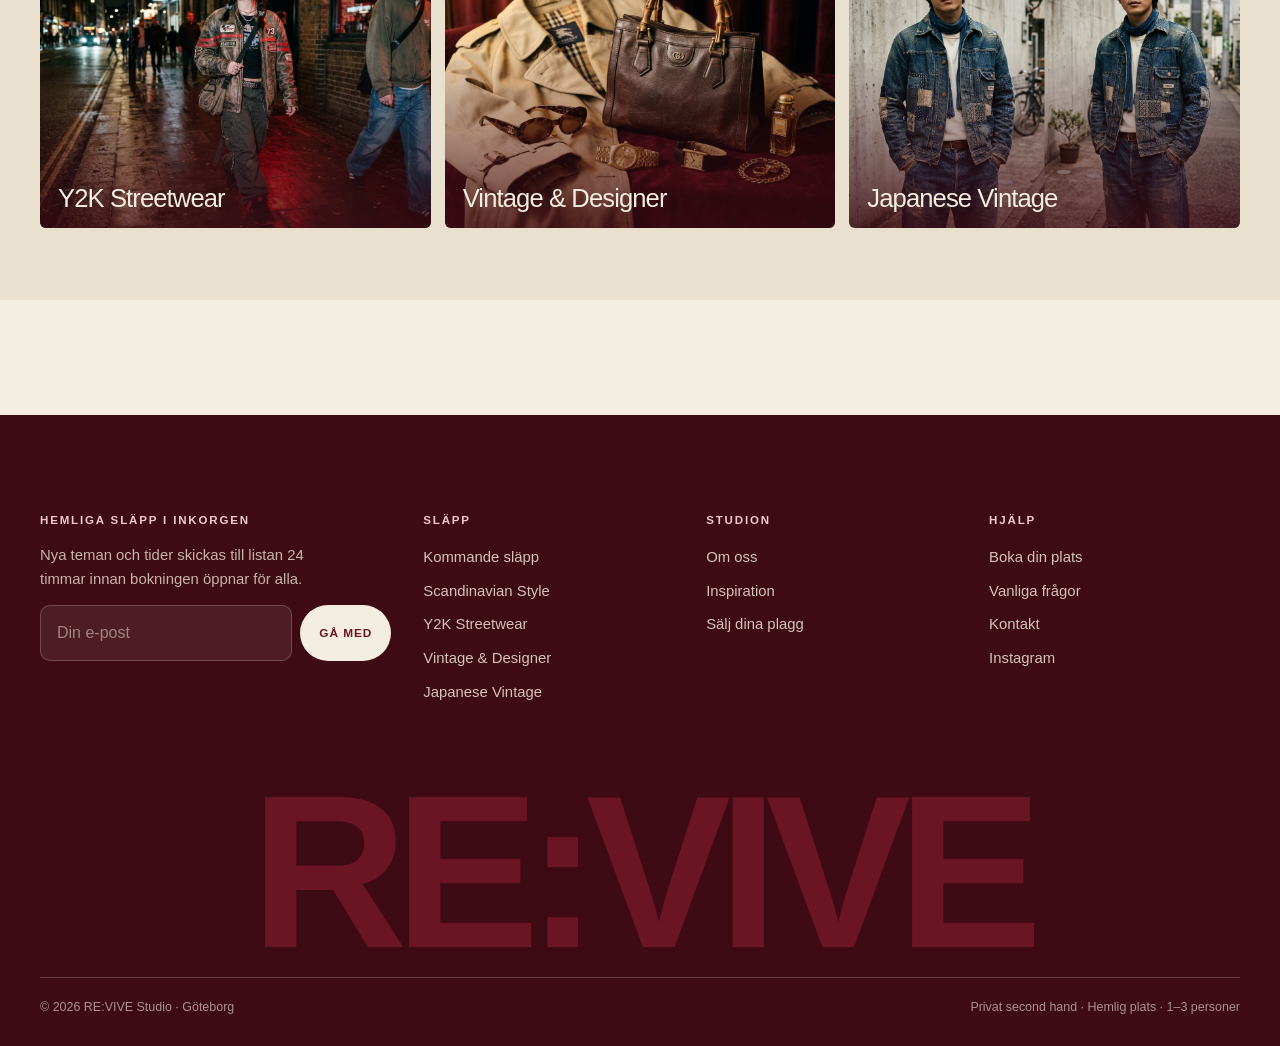
<file: tema-scandinavian.html>
<!DOCTYPE html>
<html lang="sv" class="no-js">
<head>
  <meta charset="UTF-8">
  <meta name="viewport" content="width=device-width, initial-scale=1.0">
  <title>Scandinavian Style – tema | RE:VIVE Studio</title>
  <meta name="description" content="Scandinavian Style: Avskalat, mjukt och tidlöst. Se vilka plagg och stilar som väntar och boka en privat tid för 99 kr.">
  <link rel="preconnect" href="https://fonts.googleapis.com">
  <link rel="preconnect" href="https://fonts.gstatic.com" crossorigin>
  <link href="https://fonts.googleapis.com/css2?family=Pinyon+Script&display=swap" rel="stylesheet">
  <link rel="stylesheet" href="css/style.css">
  <script>document.documentElement.classList.remove('no-js');</script>
</head>
<body class="page-tema">
  <div class="announce">Nästa släpp: Scandinavian Style · 24–25 okt <a href="slapp.html#scandi">Se lediga tider</a></div>
  <header class="site-header">
    <div class="nav-pill">
      <nav class="nav-group left" aria-label="Huvudmeny"><a class="nav-link" href="slapp.html">Kommande släpp</a><a class="nav-link" href="slapp.html#teman">Teman</a><a class="nav-link" href="om-oss.html">Om oss</a></nav>
      <a href="index.html" class="wordmark" aria-label="RE:VIVE Studio – startsida">re:vive<small>studio</small></a>
      <div class="nav-group right"><a class="nav-link" href="blogg.html">Inspiration</a><a class="nav-link" href="faq.html">FAQ</a><a class="nav-link" href="kontakt.html">Kontakt</a><a href="boka.html" class="btn btn-wine btn-sm">Boka – 99 kr</a><button class="menu-toggle" aria-expanded="false" aria-controls="mobileMenu">Meny</button></div>
    </div>
    <nav class="mobile-menu" id="mobileMenu" aria-label="Mobilmeny"><a href="slapp.html">Kommande släpp</a><a href="slapp.html#teman">Teman</a><a href="om-oss.html">Om oss</a><a href="blogg.html">Inspiration</a><a href="faq.html">FAQ</a><a href="kontakt.html">Kontakt</a><a href="boka.html">Boka din plats – 99 kr</a></nav>
  </header>
  <main>

    <section class="image-hero">
      <div class="frame">
        <img src="assets/images/drop_scandi.jpg" alt="Scandinavian Style – stilbild">
        <div class="inner on-image">
          <span class="eyebrow">Släpp 01 · 24–25 okt · Bokning öppen</span>
          <h1 class="display" style="margin-top:12px">Scandinavian Style</h1>
          <p style="max-width:52ch;margin:14px 0 24px;opacity:.92">Avskalat, mjukt och tidlöst.</p>
          <div class="btn-row"><a href="boka.html?drop=scandi" class="btn btn-cream">Boka Scandi-släppet – 99 kr</a><a href="slapp.html" class="btn btn-line-light">Alla släpp</a></div>
        </div>
      </div>
    </section>

    <section class="section">
      <div class="container theme-intro">
        <div class="reveal-up"><span class="eyebrow">Stilen</span><h2 class="h2" style="margin-top:12px">Avskalat, mjukt och tidlöst.</h2><p class="lead" style="margin-top:18px">Ullkappor i havre och kamel, kashmirstickat, raka kostymbyxor och läderväskor utan logga. Plagg som håller i tjugo år och blir finare för varje vinter.</p>
          <div class="keywords"><span>Ull & kashmir</span><span>Neutrala toner</span><span>Oversize kavaj</span><span>Kapselgarderob</span><span>Kvalitet före mängd</span></div></div>
        <div class="reveal-up d1"><span class="eyebrow">Det här väntar dig</span>
          <dl class="expect" style="margin-top:14px"><div><dt>Plagg</dt><dd>Ullkappor, kavajer, kashmir, kostymbyxor</dd></div><div><dt>Epok</dt><dd>1990-tal – idag</dd></div><div><dt>Märken du kan hitta</dt><dd>Acne Studios, Filippa K, Totême, Hope</dd></div><div><dt>Prisnivå per plagg</dt><dd>300–2 500 kr</dd></div></dl>
          <span class="eyebrow" style="margin-top:24px;display:block">Färgpaletten</span>
          <div class="palette" aria-hidden="true"><span style="background:#E9DFCF"></span><span style="background:#CDBBA0"></span><span style="background:#A88F6E"></span><span style="background:#6F6253"></span><span style="background:#2E2A27"></span></div>
        </div>
      </div>
    </section>

    <section class="container section-sm">
      <div class="mood four reveal-up">
        <div><img src="assets/images/crops/s_detail.jpg" alt="" loading="lazy"></div>
        <div class="tile"><span class="script">scandi</span><p>Släpp 01</p></div>
        <div><img src="assets/images/crops/h_women.jpg" alt="" loading="lazy"></div>
        <div><img src="assets/images/crops/s_street.jpg" alt="" loading="lazy"></div>
        <div><img src="assets/images/crops/h_window.jpg" alt="" loading="lazy"></div>
        <div><img src="assets/images/crops/h_racks.jpg" alt="" loading="lazy"></div>
        <div class="tile cream"><span class="big">24–25 okt</span><p>Göteborg · hemlig plats</p></div>
        <div><img src="assets/images/crops/s_walk.jpg" alt="" loading="lazy"></div>
      </div>
    </section>

    <section class="section" id="boka">
      <div class="container theme-book">
        <div class="img reveal-up"><img src="assets/images/crops/s_walk.jpg" alt="Scandinavian Style" loading="lazy"></div>
        <div class="reveal-up d1"><span class="eyebrow">Välj din tid</span><h2 class="h2" style="margin:10px 0 18px">Boka Scandinavian Style</h2><div class="picker" data-picker="scandi"><p class="muted small">Laddar lediga tider …</p></div></div>
      </div>
    </section>

    <section class="section-sm bg-paper">
      <div class="container"><div class="section-head reveal-up"><h2 class="h3">Fler teman</h2><a href="slapp.html#teman" class="text-link">Alla teman</a></div>
        <div class="other-themes"><a href="tema-y2k.html"><img src="assets/images/drop_y2k.jpg" alt="" loading="lazy"><span>Y2K Streetwear</span></a><a href="tema-vintage-designer.html"><img src="assets/images/drop_designer.jpg" alt="" loading="lazy"><span>Vintage & Designer</span></a><a href="tema-japanese.html"><img src="assets/images/drop_japanese.jpg" alt="" loading="lazy"><span>Japanese Vintage</span></a></div></div>
    </section>
  </main>
  <footer class="site-footer">
    <div class="container">
      <div class="footer-top">
        <div class="footer-news">
          <h4>Hemliga släpp i inkorgen</h4>
          <p>Nya teman och tider skickas till listan 24 timmar innan bokningen öppnar för alla.</p>
          <form class="js-newsletter"><label class="sr-only" for="fn-email">E-post</label><input id="fn-email" class="input" type="email" placeholder="Din e-post" required><button class="btn btn-cream btn-sm" type="submit">Gå med</button></form>
        </div>
        <div><h4>Släpp</h4><ul><li><a href="slapp.html">Kommande släpp</a></li><li><a href="tema-scandinavian.html">Scandinavian Style</a></li><li><a href="tema-y2k.html">Y2K Streetwear</a></li><li><a href="tema-vintage-designer.html">Vintage & Designer</a></li><li><a href="tema-japanese.html">Japanese Vintage</a></li></ul></div>
        <div><h4>Studion</h4><ul><li><a href="om-oss.html">Om oss</a></li><li><a href="blogg.html">Inspiration</a></li><li><a href="tjanster.html">Sälj dina plagg</a></li></ul></div>
        <div><h4>Hjälp</h4><ul><li><a href="boka.html">Boka din plats</a></li><li><a href="faq.html">Vanliga frågor</a></li><li><a href="kontakt.html">Kontakt</a></li><li><a href="https://instagram.com/revivestudio.se" rel="noopener">Instagram</a></li></ul></div>
      </div>
      <div class="footer-word" aria-hidden="true">re:vive</div>
      <div class="footer-bottom"><span>© 2026 RE:VIVE Studio · Göteborg</span><span>Privat second hand · Hemlig plats · 1–3 personer</span></div>
    </div>
  </footer>
  <script src="js/data.js"></script>
  <script src="js/app.js"></script>
</body>
</html>
</file>
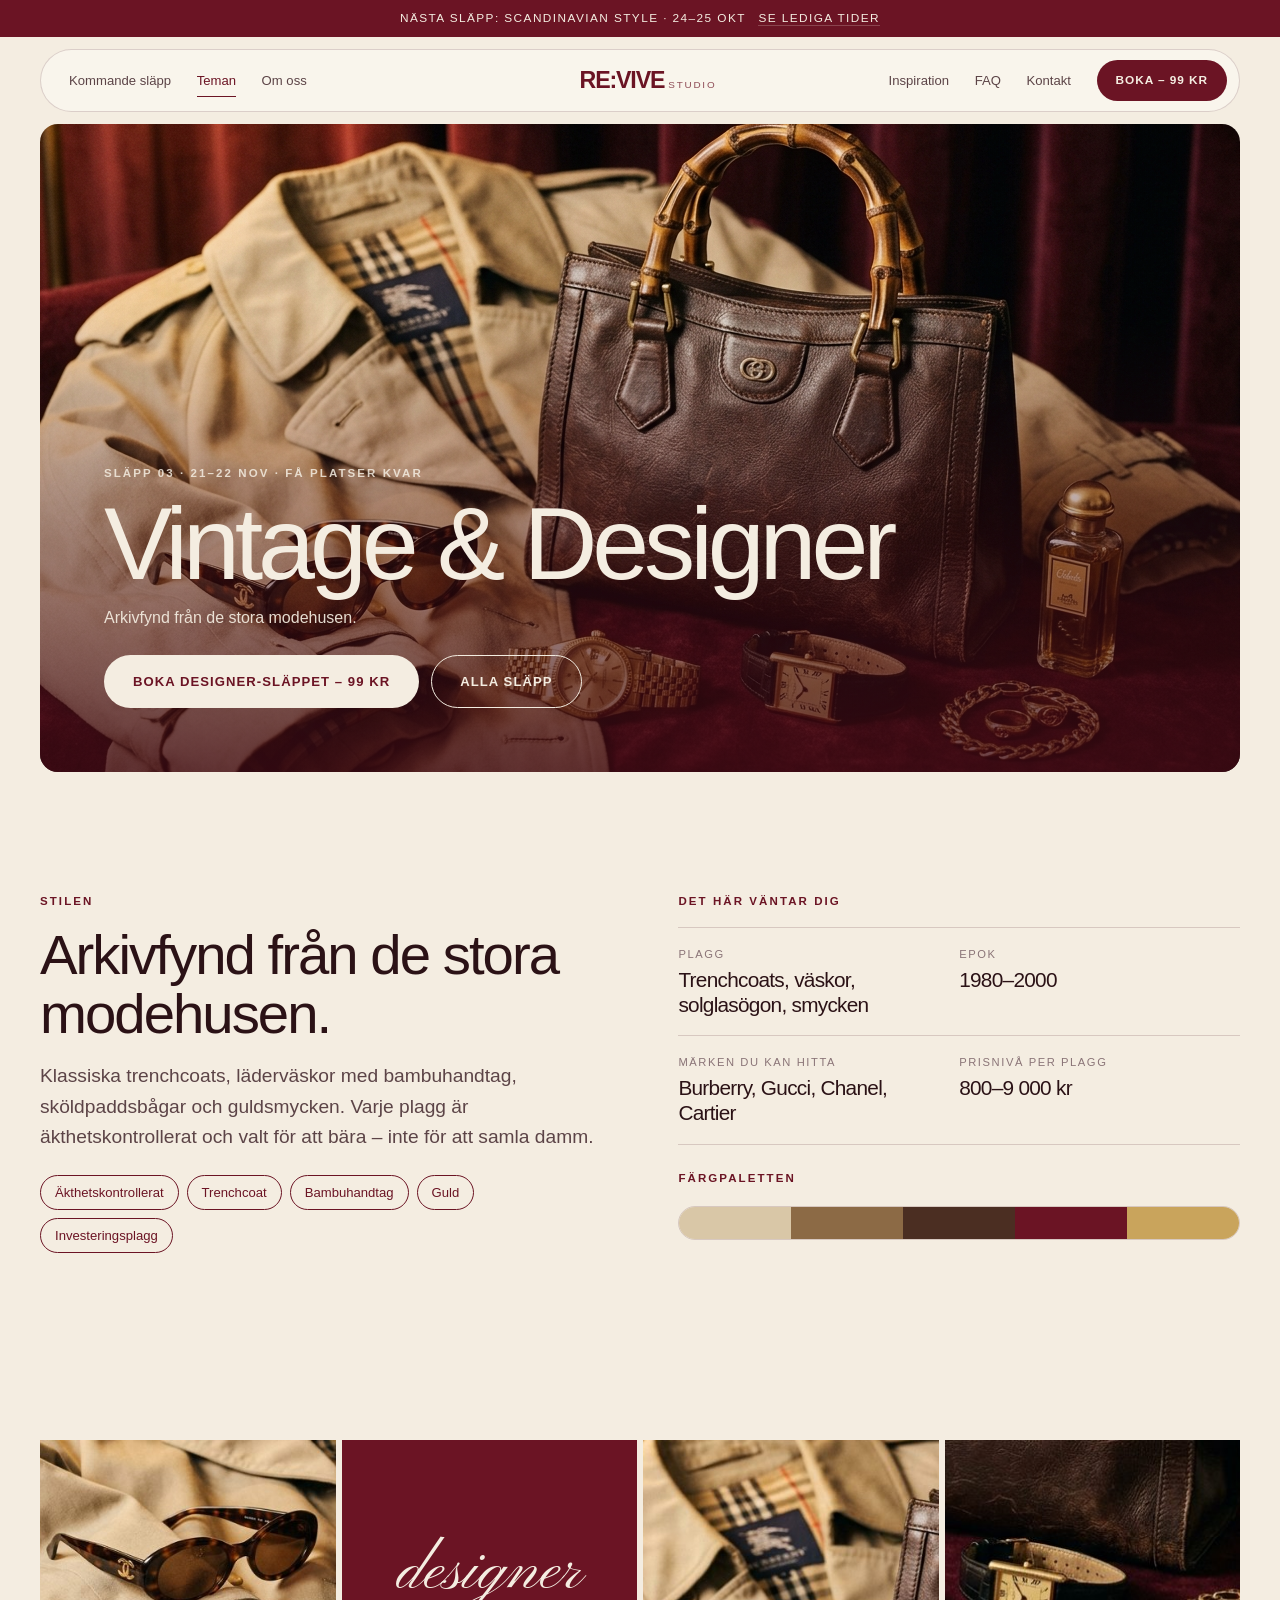
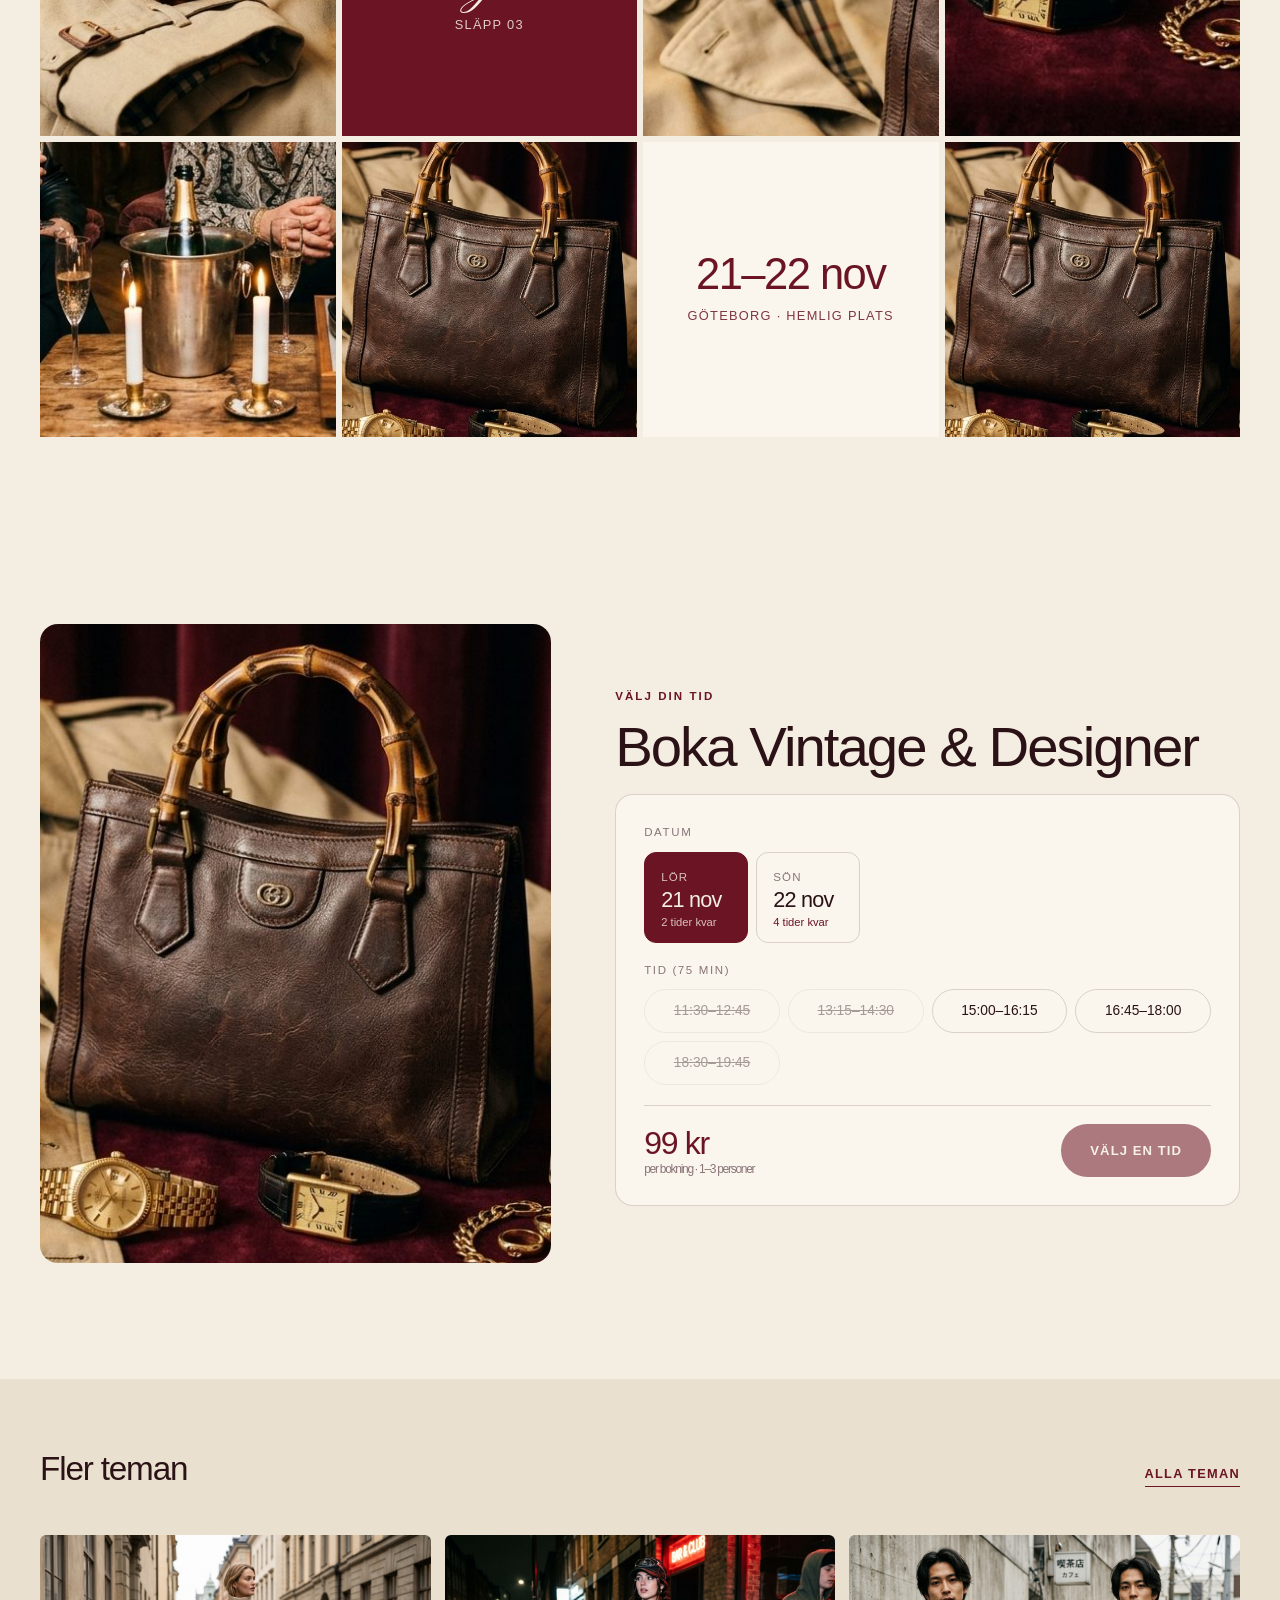
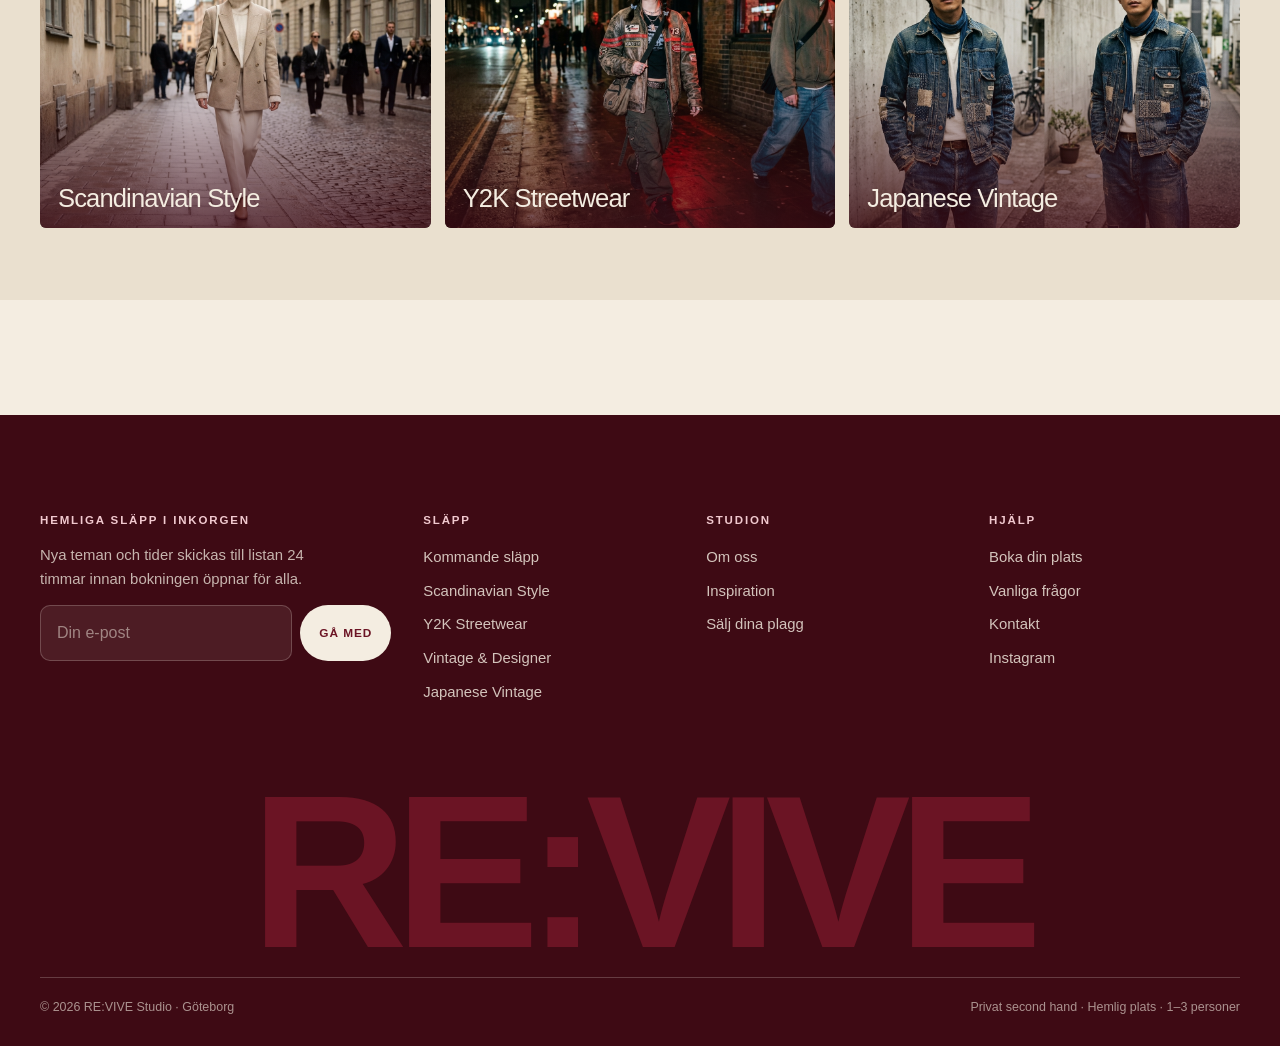
<file: tema-vintage-designer.html>
<!DOCTYPE html>
<html lang="sv" class="no-js">
<head>
  <meta charset="UTF-8">
  <meta name="viewport" content="width=device-width, initial-scale=1.0">
  <title>Vintage & Designer – tema | RE:VIVE Studio</title>
  <meta name="description" content="Vintage & Designer: Arkivfynd från de stora modehusen. Se vilka plagg och stilar som väntar och boka en privat tid för 99 kr.">
  <link rel="preconnect" href="https://fonts.googleapis.com">
  <link rel="preconnect" href="https://fonts.gstatic.com" crossorigin>
  <link href="https://fonts.googleapis.com/css2?family=Pinyon+Script&display=swap" rel="stylesheet">
  <link rel="stylesheet" href="css/style.css">
  <script>document.documentElement.classList.remove('no-js');</script>
</head>
<body class="page-tema">
  <div class="announce">Nästa släpp: Scandinavian Style · 24–25 okt <a href="slapp.html#scandi">Se lediga tider</a></div>
  <header class="site-header">
    <div class="nav-pill">
      <nav class="nav-group left" aria-label="Huvudmeny"><a class="nav-link" href="slapp.html">Kommande släpp</a><a class="nav-link" href="slapp.html#teman">Teman</a><a class="nav-link" href="om-oss.html">Om oss</a></nav>
      <a href="index.html" class="wordmark" aria-label="RE:VIVE Studio – startsida">re:vive<small>studio</small></a>
      <div class="nav-group right"><a class="nav-link" href="blogg.html">Inspiration</a><a class="nav-link" href="faq.html">FAQ</a><a class="nav-link" href="kontakt.html">Kontakt</a><a href="boka.html" class="btn btn-wine btn-sm">Boka – 99 kr</a><button class="menu-toggle" aria-expanded="false" aria-controls="mobileMenu">Meny</button></div>
    </div>
    <nav class="mobile-menu" id="mobileMenu" aria-label="Mobilmeny"><a href="slapp.html">Kommande släpp</a><a href="slapp.html#teman">Teman</a><a href="om-oss.html">Om oss</a><a href="blogg.html">Inspiration</a><a href="faq.html">FAQ</a><a href="kontakt.html">Kontakt</a><a href="boka.html">Boka din plats – 99 kr</a></nav>
  </header>
  <main>

    <section class="image-hero">
      <div class="frame">
        <img src="assets/images/drop_designer.jpg" alt="Vintage & Designer – stilbild">
        <div class="inner on-image">
          <span class="eyebrow">Släpp 03 · 21–22 nov · Få platser kvar</span>
          <h1 class="display" style="margin-top:12px">Vintage & Designer</h1>
          <p style="max-width:52ch;margin:14px 0 24px;opacity:.92">Arkivfynd från de stora modehusen.</p>
          <div class="btn-row"><a href="boka.html?drop=designer" class="btn btn-cream">Boka Designer-släppet – 99 kr</a><a href="slapp.html" class="btn btn-line-light">Alla släpp</a></div>
        </div>
      </div>
    </section>

    <section class="section">
      <div class="container theme-intro">
        <div class="reveal-up"><span class="eyebrow">Stilen</span><h2 class="h2" style="margin-top:12px">Arkivfynd från de stora modehusen.</h2><p class="lead" style="margin-top:18px">Klassiska trenchcoats, läderväskor med bambuhandtag, sköldpaddsbågar och guldsmycken. Varje plagg är äkthetskontrollerat och valt för att bära – inte för att samla damm.</p>
          <div class="keywords"><span>Äkthetskontrollerat</span><span>Trenchcoat</span><span>Bambuhandtag</span><span>Guld</span><span>Investeringsplagg</span></div></div>
        <div class="reveal-up d1"><span class="eyebrow">Det här väntar dig</span>
          <dl class="expect" style="margin-top:14px"><div><dt>Plagg</dt><dd>Trenchcoats, väskor, solglasögon, smycken</dd></div><div><dt>Epok</dt><dd>1980–2000</dd></div><div><dt>Märken du kan hitta</dt><dd>Burberry, Gucci, Chanel, Cartier</dd></div><div><dt>Prisnivå per plagg</dt><dd>800–9 000 kr</dd></div></dl>
          <span class="eyebrow" style="margin-top:24px;display:block">Färgpaletten</span>
          <div class="palette" aria-hidden="true"><span style="background:#D9C7A7"></span><span style="background:#8C6A45"></span><span style="background:#4B2E22"></span><span style="background:#6B1424"></span><span style="background:#C9A45C"></span></div>
        </div>
      </div>
    </section>

    <section class="container section-sm">
      <div class="mood four reveal-up">
        <div><img src="assets/images/crops/d_glasses.jpg" alt="" loading="lazy"></div>
        <div class="tile"><span class="script">designer</span><p>Släpp 03</p></div>
        <div><img src="assets/images/crops/d_label.jpg" alt="" loading="lazy"></div>
        <div><img src="assets/images/crops/d_jewelry.jpg" alt="" loading="lazy"></div>
        <div><img src="assets/images/crops/e_champ.jpg" alt="" loading="lazy"></div>
        <div><img src="assets/images/crops/d_bag.jpg" alt="" loading="lazy"></div>
        <div class="tile cream"><span class="big">21–22 nov</span><p>Göteborg · hemlig plats</p></div>
        <div><img src="assets/images/crops/d_bag.jpg" alt="" loading="lazy"></div>
      </div>
    </section>

    <section class="section" id="boka">
      <div class="container theme-book">
        <div class="img reveal-up"><img src="assets/images/crops/d_bag.jpg" alt="Vintage & Designer" loading="lazy"></div>
        <div class="reveal-up d1"><span class="eyebrow">Välj din tid</span><h2 class="h2" style="margin:10px 0 18px">Boka Vintage & Designer</h2><div class="picker" data-picker="designer"><p class="muted small">Laddar lediga tider …</p></div></div>
      </div>
    </section>

    <section class="section-sm bg-paper">
      <div class="container"><div class="section-head reveal-up"><h2 class="h3">Fler teman</h2><a href="slapp.html#teman" class="text-link">Alla teman</a></div>
        <div class="other-themes"><a href="tema-scandinavian.html"><img src="assets/images/drop_scandi.jpg" alt="" loading="lazy"><span>Scandinavian Style</span></a><a href="tema-y2k.html"><img src="assets/images/drop_y2k.jpg" alt="" loading="lazy"><span>Y2K Streetwear</span></a><a href="tema-japanese.html"><img src="assets/images/drop_japanese.jpg" alt="" loading="lazy"><span>Japanese Vintage</span></a></div></div>
    </section>
  </main>
  <footer class="site-footer">
    <div class="container">
      <div class="footer-top">
        <div class="footer-news">
          <h4>Hemliga släpp i inkorgen</h4>
          <p>Nya teman och tider skickas till listan 24 timmar innan bokningen öppnar för alla.</p>
          <form class="js-newsletter"><label class="sr-only" for="fn-email">E-post</label><input id="fn-email" class="input" type="email" placeholder="Din e-post" required><button class="btn btn-cream btn-sm" type="submit">Gå med</button></form>
        </div>
        <div><h4>Släpp</h4><ul><li><a href="slapp.html">Kommande släpp</a></li><li><a href="tema-scandinavian.html">Scandinavian Style</a></li><li><a href="tema-y2k.html">Y2K Streetwear</a></li><li><a href="tema-vintage-designer.html">Vintage & Designer</a></li><li><a href="tema-japanese.html">Japanese Vintage</a></li></ul></div>
        <div><h4>Studion</h4><ul><li><a href="om-oss.html">Om oss</a></li><li><a href="blogg.html">Inspiration</a></li><li><a href="tjanster.html">Sälj dina plagg</a></li></ul></div>
        <div><h4>Hjälp</h4><ul><li><a href="boka.html">Boka din plats</a></li><li><a href="faq.html">Vanliga frågor</a></li><li><a href="kontakt.html">Kontakt</a></li><li><a href="https://instagram.com/revivestudio.se" rel="noopener">Instagram</a></li></ul></div>
      </div>
      <div class="footer-word" aria-hidden="true">re:vive</div>
      <div class="footer-bottom"><span>© 2026 RE:VIVE Studio · Göteborg</span><span>Privat second hand · Hemlig plats · 1–3 personer</span></div>
    </div>
  </footer>
  <script src="js/data.js"></script>
  <script src="js/app.js"></script>
</body>
</html>
</file>
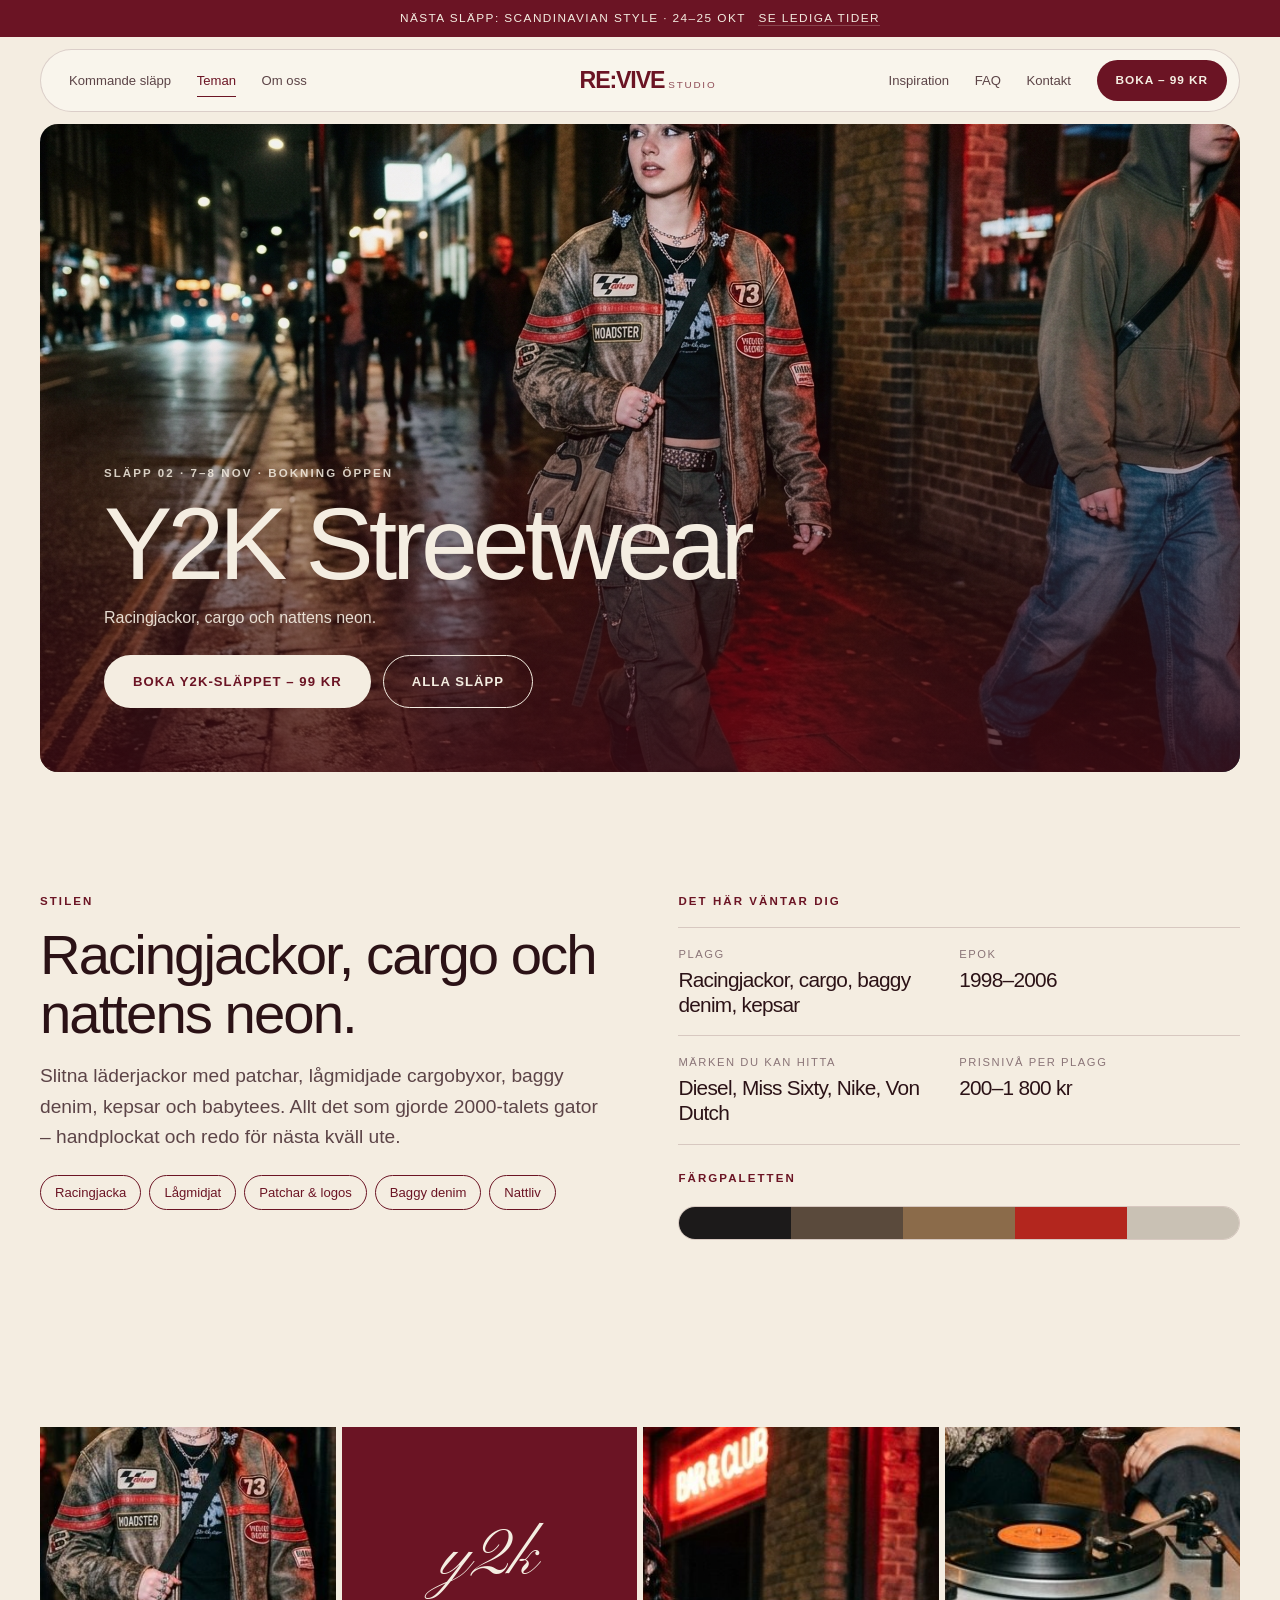
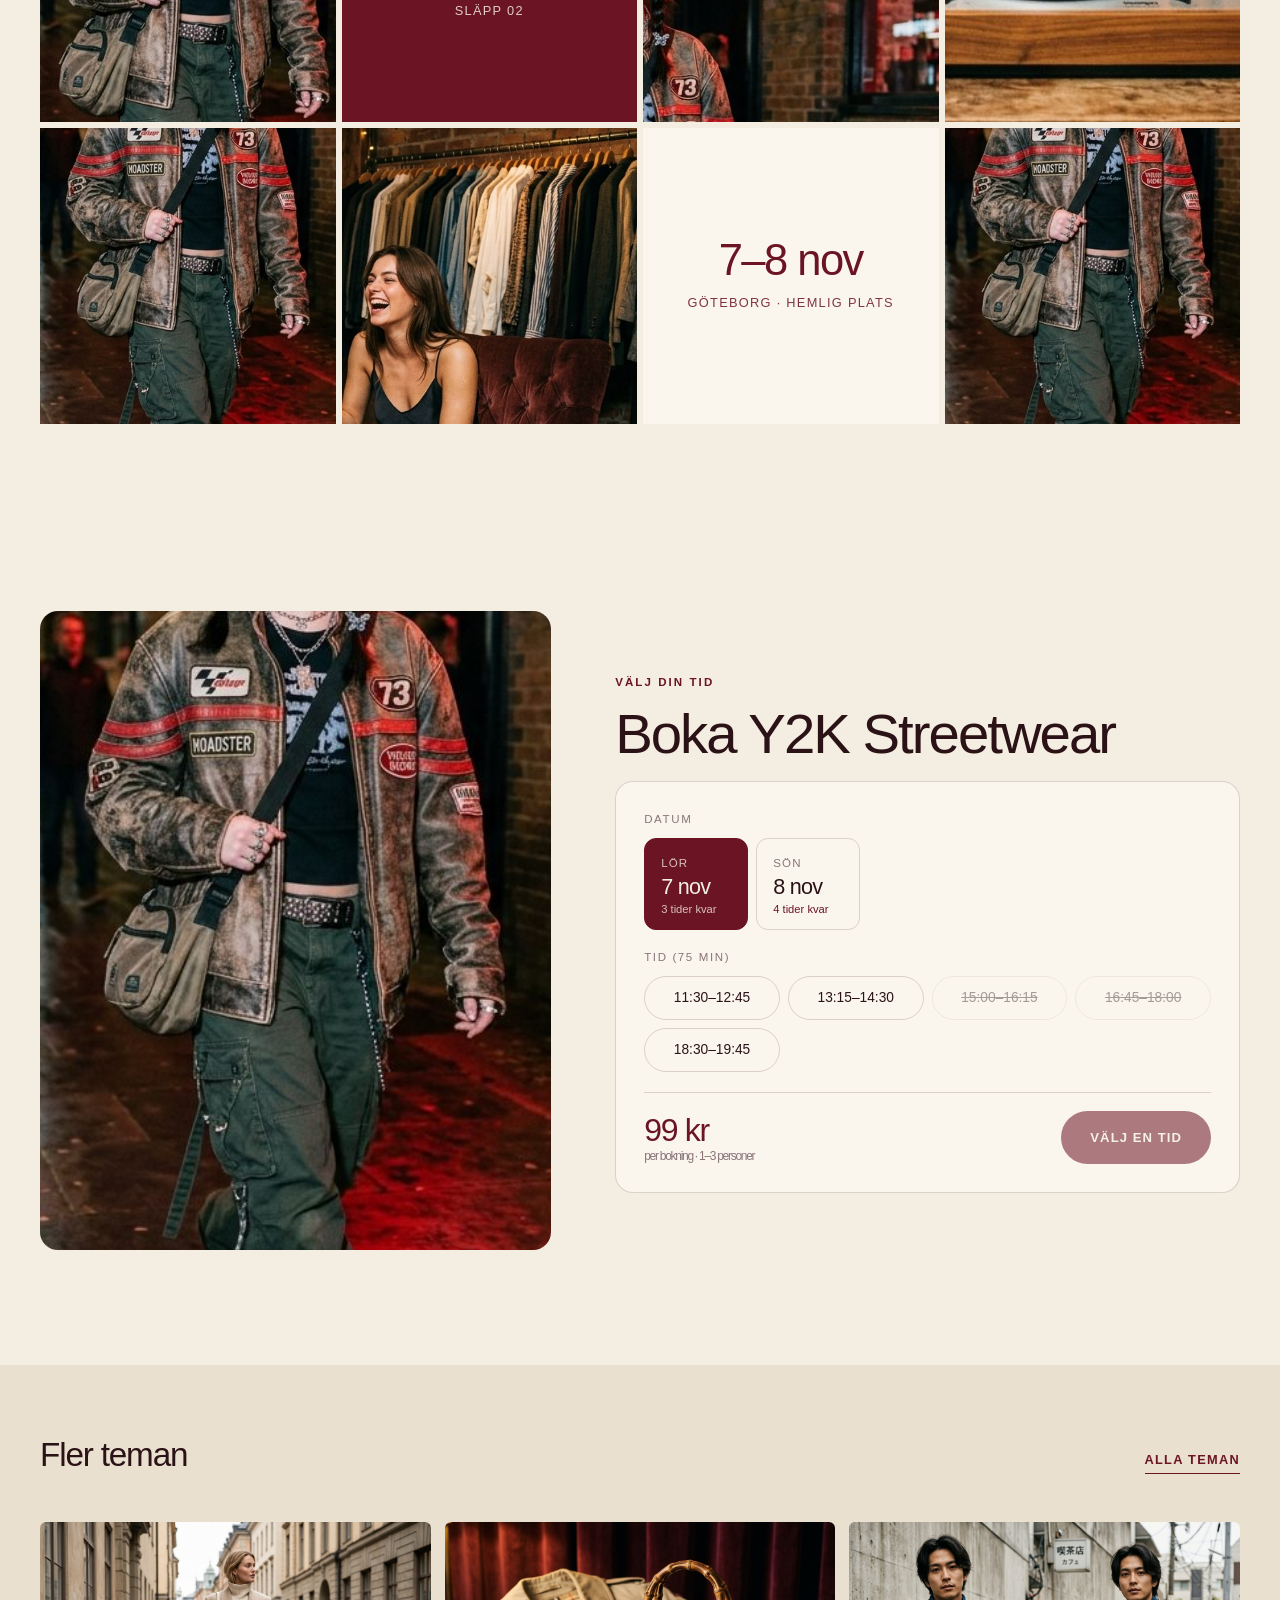
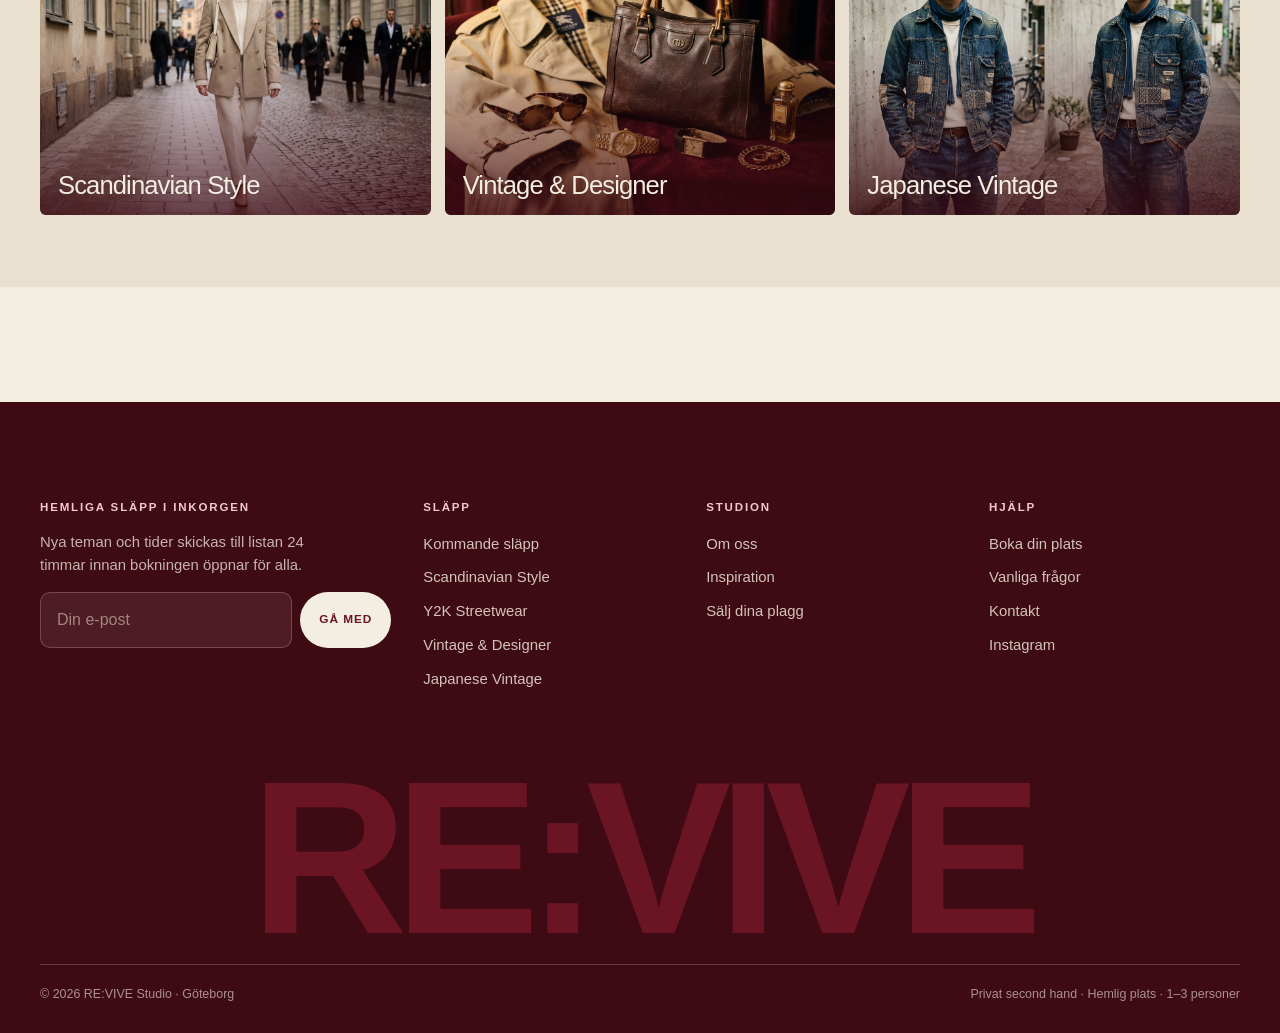
<file: tema-y2k.html>
<!DOCTYPE html>
<html lang="sv" class="no-js">
<head>
  <meta charset="UTF-8">
  <meta name="viewport" content="width=device-width, initial-scale=1.0">
  <title>Y2K Streetwear – tema | RE:VIVE Studio</title>
  <meta name="description" content="Y2K Streetwear: Racingjackor, cargo och nattens neon. Se vilka plagg och stilar som väntar och boka en privat tid för 99 kr.">
  <link rel="preconnect" href="https://fonts.googleapis.com">
  <link rel="preconnect" href="https://fonts.gstatic.com" crossorigin>
  <link href="https://fonts.googleapis.com/css2?family=Pinyon+Script&display=swap" rel="stylesheet">
  <link rel="stylesheet" href="css/style.css">
  <script>document.documentElement.classList.remove('no-js');</script>
</head>
<body class="page-tema">
  <div class="announce">Nästa släpp: Scandinavian Style · 24–25 okt <a href="slapp.html#scandi">Se lediga tider</a></div>
  <header class="site-header">
    <div class="nav-pill">
      <nav class="nav-group left" aria-label="Huvudmeny"><a class="nav-link" href="slapp.html">Kommande släpp</a><a class="nav-link" href="slapp.html#teman">Teman</a><a class="nav-link" href="om-oss.html">Om oss</a></nav>
      <a href="index.html" class="wordmark" aria-label="RE:VIVE Studio – startsida">re:vive<small>studio</small></a>
      <div class="nav-group right"><a class="nav-link" href="blogg.html">Inspiration</a><a class="nav-link" href="faq.html">FAQ</a><a class="nav-link" href="kontakt.html">Kontakt</a><a href="boka.html" class="btn btn-wine btn-sm">Boka – 99 kr</a><button class="menu-toggle" aria-expanded="false" aria-controls="mobileMenu">Meny</button></div>
    </div>
    <nav class="mobile-menu" id="mobileMenu" aria-label="Mobilmeny"><a href="slapp.html">Kommande släpp</a><a href="slapp.html#teman">Teman</a><a href="om-oss.html">Om oss</a><a href="blogg.html">Inspiration</a><a href="faq.html">FAQ</a><a href="kontakt.html">Kontakt</a><a href="boka.html">Boka din plats – 99 kr</a></nav>
  </header>
  <main>

    <section class="image-hero">
      <div class="frame">
        <img src="assets/images/drop_y2k.jpg" alt="Y2K Streetwear – stilbild">
        <div class="inner on-image">
          <span class="eyebrow">Släpp 02 · 7–8 nov · Bokning öppen</span>
          <h1 class="display" style="margin-top:12px">Y2K Streetwear</h1>
          <p style="max-width:52ch;margin:14px 0 24px;opacity:.92">Racingjackor, cargo och nattens neon.</p>
          <div class="btn-row"><a href="boka.html?drop=y2k" class="btn btn-cream">Boka Y2K-släppet – 99 kr</a><a href="slapp.html" class="btn btn-line-light">Alla släpp</a></div>
        </div>
      </div>
    </section>

    <section class="section">
      <div class="container theme-intro">
        <div class="reveal-up"><span class="eyebrow">Stilen</span><h2 class="h2" style="margin-top:12px">Racingjackor, cargo och nattens neon.</h2><p class="lead" style="margin-top:18px">Slitna läderjackor med patchar, lågmidjade cargobyxor, baggy denim, kepsar och babytees. Allt det som gjorde 2000-talets gator – handplockat och redo för nästa kväll ute.</p>
          <div class="keywords"><span>Racingjacka</span><span>Lågmidjat</span><span>Patchar & logos</span><span>Baggy denim</span><span>Nattliv</span></div></div>
        <div class="reveal-up d1"><span class="eyebrow">Det här väntar dig</span>
          <dl class="expect" style="margin-top:14px"><div><dt>Plagg</dt><dd>Racingjackor, cargo, baggy denim, kepsar</dd></div><div><dt>Epok</dt><dd>1998–2006</dd></div><div><dt>Märken du kan hitta</dt><dd>Diesel, Miss Sixty, Nike, Von Dutch</dd></div><div><dt>Prisnivå per plagg</dt><dd>200–1 800 kr</dd></div></dl>
          <span class="eyebrow" style="margin-top:24px;display:block">Färgpaletten</span>
          <div class="palette" aria-hidden="true"><span style="background:#1C1A1A"></span><span style="background:#5A4A3C"></span><span style="background:#8B6B4A"></span><span style="background:#B3261E"></span><span style="background:#C9C1B4"></span></div>
        </div>
      </div>
    </section>

    <section class="container section-sm">
      <div class="mood four reveal-up">
        <div><img src="assets/images/crops/y_jacket.jpg" alt="" loading="lazy"></div>
        <div class="tile"><span class="script">y2k</span><p>Släpp 02</p></div>
        <div><img src="assets/images/crops/y_neon.jpg" alt="" loading="lazy"></div>
        <div><img src="assets/images/crops/e_record.jpg" alt="" loading="lazy"></div>
        <div><img src="assets/images/crops/y_walk.jpg" alt="" loading="lazy"></div>
        <div><img src="assets/images/crops/e_rack.jpg" alt="" loading="lazy"></div>
        <div class="tile cream"><span class="big">7–8 nov</span><p>Göteborg · hemlig plats</p></div>
        <div><img src="assets/images/crops/y_walk.jpg" alt="" loading="lazy"></div>
      </div>
    </section>

    <section class="section" id="boka">
      <div class="container theme-book">
        <div class="img reveal-up"><img src="assets/images/crops/y_walk.jpg" alt="Y2K Streetwear" loading="lazy"></div>
        <div class="reveal-up d1"><span class="eyebrow">Välj din tid</span><h2 class="h2" style="margin:10px 0 18px">Boka Y2K Streetwear</h2><div class="picker" data-picker="y2k"><p class="muted small">Laddar lediga tider …</p></div></div>
      </div>
    </section>

    <section class="section-sm bg-paper">
      <div class="container"><div class="section-head reveal-up"><h2 class="h3">Fler teman</h2><a href="slapp.html#teman" class="text-link">Alla teman</a></div>
        <div class="other-themes"><a href="tema-scandinavian.html"><img src="assets/images/drop_scandi.jpg" alt="" loading="lazy"><span>Scandinavian Style</span></a><a href="tema-vintage-designer.html"><img src="assets/images/drop_designer.jpg" alt="" loading="lazy"><span>Vintage & Designer</span></a><a href="tema-japanese.html"><img src="assets/images/drop_japanese.jpg" alt="" loading="lazy"><span>Japanese Vintage</span></a></div></div>
    </section>
  </main>
  <footer class="site-footer">
    <div class="container">
      <div class="footer-top">
        <div class="footer-news">
          <h4>Hemliga släpp i inkorgen</h4>
          <p>Nya teman och tider skickas till listan 24 timmar innan bokningen öppnar för alla.</p>
          <form class="js-newsletter"><label class="sr-only" for="fn-email">E-post</label><input id="fn-email" class="input" type="email" placeholder="Din e-post" required><button class="btn btn-cream btn-sm" type="submit">Gå med</button></form>
        </div>
        <div><h4>Släpp</h4><ul><li><a href="slapp.html">Kommande släpp</a></li><li><a href="tema-scandinavian.html">Scandinavian Style</a></li><li><a href="tema-y2k.html">Y2K Streetwear</a></li><li><a href="tema-vintage-designer.html">Vintage & Designer</a></li><li><a href="tema-japanese.html">Japanese Vintage</a></li></ul></div>
        <div><h4>Studion</h4><ul><li><a href="om-oss.html">Om oss</a></li><li><a href="blogg.html">Inspiration</a></li><li><a href="tjanster.html">Sälj dina plagg</a></li></ul></div>
        <div><h4>Hjälp</h4><ul><li><a href="boka.html">Boka din plats</a></li><li><a href="faq.html">Vanliga frågor</a></li><li><a href="kontakt.html">Kontakt</a></li><li><a href="https://instagram.com/revivestudio.se" rel="noopener">Instagram</a></li></ul></div>
      </div>
      <div class="footer-word" aria-hidden="true">re:vive</div>
      <div class="footer-bottom"><span>© 2026 RE:VIVE Studio · Göteborg</span><span>Privat second hand · Hemlig plats · 1–3 personer</span></div>
    </div>
  </footer>
  <script src="js/data.js"></script>
  <script src="js/app.js"></script>
</body>
</html>
</file>
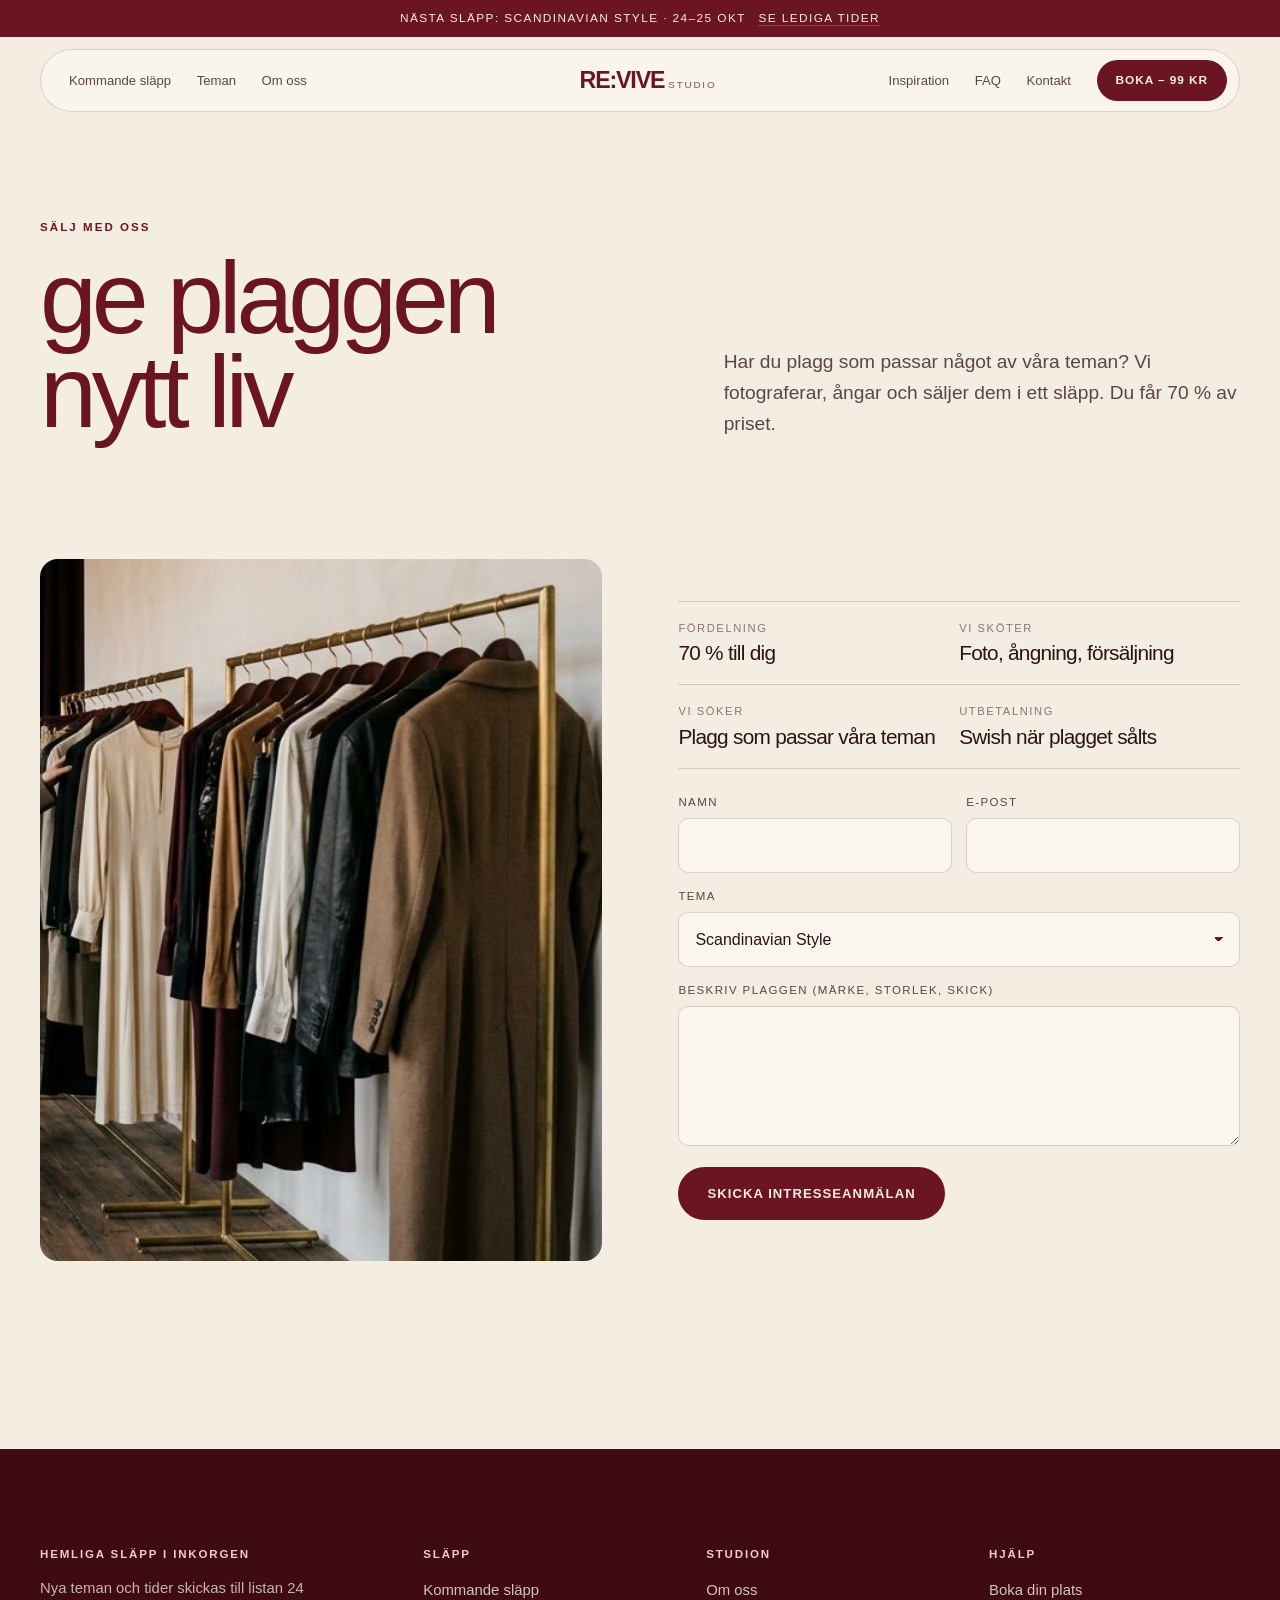
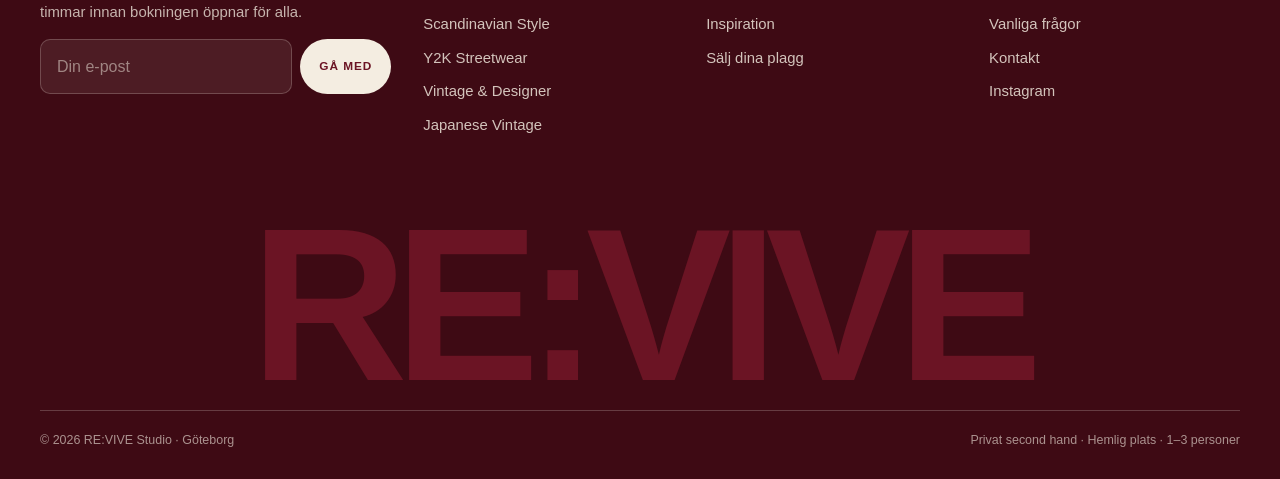
<file: tjanster.html>
<!DOCTYPE html>
<html lang="sv" class="no-js">
<head>
  <meta charset="UTF-8">
  <meta name="viewport" content="width=device-width, initial-scale=1.0">
  <title>Sälj dina plagg – RE:VIVE Studio</title>
  <meta name="description" content="Har du plagg som passar våra teman? Sälj dem genom RE:VIVE Studio – du får 70 % av priset.">
  <link rel="preconnect" href="https://fonts.googleapis.com">
  <link rel="preconnect" href="https://fonts.gstatic.com" crossorigin>
  <link href="https://fonts.googleapis.com/css2?family=Pinyon+Script&display=swap" rel="stylesheet">
  <link rel="stylesheet" href="css/style.css">
  <script>document.documentElement.classList.remove('no-js');</script>
</head>
<body class="page-tjanster">
  <div class="announce">Nästa släpp: Scandinavian Style · 24–25 okt <a href="slapp.html#scandi">Se lediga tider</a></div>
  <header class="site-header">
    <div class="nav-pill">
      <nav class="nav-group left" aria-label="Huvudmeny"><a class="nav-link" href="slapp.html">Kommande släpp</a><a class="nav-link" href="slapp.html#teman">Teman</a><a class="nav-link" href="om-oss.html">Om oss</a></nav>
      <a href="index.html" class="wordmark" aria-label="RE:VIVE Studio – startsida">re:vive<small>studio</small></a>
      <div class="nav-group right"><a class="nav-link" href="blogg.html">Inspiration</a><a class="nav-link" href="faq.html">FAQ</a><a class="nav-link" href="kontakt.html">Kontakt</a><a href="boka.html" class="btn btn-wine btn-sm">Boka – 99 kr</a><button class="menu-toggle" aria-expanded="false" aria-controls="mobileMenu">Meny</button></div>
    </div>
    <nav class="mobile-menu" id="mobileMenu" aria-label="Mobilmeny"><a href="slapp.html">Kommande släpp</a><a href="slapp.html#teman">Teman</a><a href="om-oss.html">Om oss</a><a href="blogg.html">Inspiration</a><a href="faq.html">FAQ</a><a href="kontakt.html">Kontakt</a><a href="boka.html">Boka din plats – 99 kr</a></nav>
  </header>
  <main>

    <section class="page-hero">
      <div class="container page-hero-grid">
        <div class="reveal-up"><span class="eyebrow">Sälj med oss</span><h1 class="display" style="margin-top:12px">ge plaggen<br><em class="italic">nytt liv</em></h1></div>
        <div class="reveal-up d1"><p class="lead">Har du plagg som passar något av våra teman? Vi fotograferar, ångar och säljer dem i ett släpp. Du får 70 % av priset.</p></div>
      </div>
    </section>
    <section class="section-sm">
      <div class="container split">
        <div class="img reveal-up"><img src="assets/images/crops/h_racks.jpg" alt="Klädställningar i studion" loading="lazy"></div>
        <div class="stack reveal-up d1">
          <dl class="expect"><div><dt>Fördelning</dt><dd>70 % till dig</dd></div><div><dt>Vi sköter</dt><dd>Foto, ångning, försäljning</dd></div><div><dt>Vi söker</dt><dd>Plagg som passar våra teman</dd></div><div><dt>Utbetalning</dt><dd>Swish när plagget sålts</dd></div></dl>
          <form id="consignForm" class="field-grid" style="margin-top:24px">
            <div class="field"><label for="sf-name">Namn</label><input class="input" id="sf-name" required></div>
            <div class="field"><label for="sf-email">E-post</label><input class="input" id="sf-email" type="email" required></div>
            <div class="field full"><label for="sf-theme">Tema</label><select class="input" id="sf-theme"><option>Scandinavian Style</option><option>Y2K Streetwear</option><option>Vintage & Designer</option><option>Japanese Vintage</option></select></div>
            <div class="field full"><label for="sf-desc">Beskriv plaggen (märke, storlek, skick)</label><textarea class="input" id="sf-desc" required></textarea></div>
            <div class="full"><button class="btn btn-wine" type="submit">Skicka intresseanmälan</button></div>
          </form>
        </div>
      </div>
    </section>
  </main>
  <footer class="site-footer">
    <div class="container">
      <div class="footer-top">
        <div class="footer-news">
          <h4>Hemliga släpp i inkorgen</h4>
          <p>Nya teman och tider skickas till listan 24 timmar innan bokningen öppnar för alla.</p>
          <form class="js-newsletter"><label class="sr-only" for="fn-email">E-post</label><input id="fn-email" class="input" type="email" placeholder="Din e-post" required><button class="btn btn-cream btn-sm" type="submit">Gå med</button></form>
        </div>
        <div><h4>Släpp</h4><ul><li><a href="slapp.html">Kommande släpp</a></li><li><a href="tema-scandinavian.html">Scandinavian Style</a></li><li><a href="tema-y2k.html">Y2K Streetwear</a></li><li><a href="tema-vintage-designer.html">Vintage & Designer</a></li><li><a href="tema-japanese.html">Japanese Vintage</a></li></ul></div>
        <div><h4>Studion</h4><ul><li><a href="om-oss.html">Om oss</a></li><li><a href="blogg.html">Inspiration</a></li><li><a href="tjanster.html">Sälj dina plagg</a></li></ul></div>
        <div><h4>Hjälp</h4><ul><li><a href="boka.html">Boka din plats</a></li><li><a href="faq.html">Vanliga frågor</a></li><li><a href="kontakt.html">Kontakt</a></li><li><a href="https://instagram.com/revivestudio.se" rel="noopener">Instagram</a></li></ul></div>
      </div>
      <div class="footer-word" aria-hidden="true">re:vive</div>
      <div class="footer-bottom"><span>© 2026 RE:VIVE Studio · Göteborg</span><span>Privat second hand · Hemlig plats · 1–3 personer</span></div>
    </div>
  </footer>
  <script src="js/data.js"></script>
  <script src="js/app.js"></script>
</body>
</html>
</file>
<file: css/style.css>
/* ==========================================================================
   RE:VIVE STUDIO — Editorial vintage
   Färger: vinrött (exklusivt) + cremevitt (mjukt, mindre skarpt)
   Typsnitt: Instrument Serif (rubriker), Pinyon Script (accent), Helvetica Neue (brödtext)
   ========================================================================== */

:root {
  --wine: #6B1424;          /* Primär vinröd */
  --wine-deep: #3E0A14;     /* Mörk vinröd – footer, mörka ytor */
  --wine-soft: #8E2C3C;     /* Hover */
  --wine-tint: rgba(107, 20, 36, 0.08);

  --cream: #F4EDE1;         /* Huvudbakgrund */
  --cream-light: #FAF6EE;   /* Kort, fält */
  --paper: #EAE0CF;         /* Sektionsbakgrund */
  --line: rgba(62, 10, 20, 0.16);
  --line-light: rgba(244, 237, 225, 0.22);

  --ink: #2B1216;           /* Text – mörk vinbrun istället för svart */
  --ink-soft: #5C4447;
  --muted: #8A7477;

  --serif: "Helvetica Neue", Helvetica, Arial, sans-serif;
  --script: "Pinyon Script", "Snell Roundhand", cursive;
  --sans: "Helvetica Neue", Helvetica, -apple-system, BlinkMacSystemFont, Arial, sans-serif;

  --radius: 18px;
  --radius-sm: 6px;
  --gutter: clamp(16px, 4vw, 40px);
  --max: 1320px;
  --ease: cubic-bezier(0.16, 1, 0.3, 1);
}

*, *::before, *::after { box-sizing: border-box; margin: 0; padding: 0; }

html { scroll-behavior: smooth; background: var(--cream); }

body {
  font-family: var(--sans);
  font-size: 16px;
  line-height: 1.6;
  color: var(--ink);
  background: var(--cream);
  -webkit-font-smoothing: antialiased;
  overflow-x: hidden;
}

img { display: block; max-width: 100%; height: auto; }
a { color: inherit; text-decoration: none; }
button, input, select, textarea { font: inherit; color: inherit; }
button { cursor: pointer; background: none; border: none; }
:focus-visible { outline: 2px solid var(--wine); outline-offset: 3px; }

.container { width: 100%; max-width: var(--max); margin: 0 auto; padding: 0 var(--gutter); }
.narrow { max-width: 860px; }
.section { padding-block: clamp(64px, 9vw, 120px); }
.section-sm { padding-block: clamp(40px, 6vw, 72px); }
.bg-paper { background: var(--paper); }
.bg-wine { background: var(--wine); color: var(--cream); }
.bg-deep { background: var(--wine-deep); color: var(--cream); }

/* ---------- Typografi ---------- */
.eyebrow {
  display: inline-block;
  font-size: 0.72rem;
  font-weight: 600;
  letter-spacing: 0.18em;
  text-transform: uppercase;
  color: var(--wine);
}
.bg-wine .eyebrow, .bg-deep .eyebrow, .on-image .eyebrow { color: var(--cream); opacity: 0.85; }

.display {
  font-family: var(--serif);
  font-weight: 400;
  line-height: 0.95;
  letter-spacing: -0.02em;
  font-size: clamp(3rem, 8vw, 7rem);
}
.h1 { font-family: var(--serif); font-weight: 400; line-height: 1; letter-spacing: -0.015em; font-size: clamp(2.6rem, 6vw, 5rem); }
.h2 { font-family: var(--serif); font-weight: 400; line-height: 1.05; letter-spacing: -0.01em; font-size: clamp(2.1rem, 4.4vw, 3.6rem); }
.h3 { font-family: var(--serif); font-weight: 400; line-height: 1.1; font-size: clamp(1.6rem, 2.6vw, 2.2rem); }
.h4 { font-size: 1.05rem; font-weight: 600; letter-spacing: -0.01em; }
.italic { font-style: italic; }
.script { font-family: var(--script); font-weight: 400; color: var(--wine); line-height: 1; }
.lead { font-size: clamp(1.05rem, 1.5vw, 1.2rem); color: var(--ink-soft); max-width: 58ch; }
.muted { color: var(--muted); }
.small { font-size: 0.86rem; }
.center { text-align: center; }
.center .lead { margin-left: auto; margin-right: auto; }
.stack > * + * { margin-top: 1rem; }
.stack-lg > * + * { margin-top: 1.6rem; }

.section-head { display: flex; justify-content: space-between; align-items: flex-end; gap: 24px; flex-wrap: wrap; margin-bottom: clamp(28px, 4vw, 48px); }
.section-head.center { flex-direction: column; align-items: center; text-align: center; }

/* ---------- Knappar ---------- */
.btn {
  display: inline-flex; align-items: center; justify-content: center; gap: 10px;
  padding: 15px 28px;
  border-radius: 999px;
  font-size: 0.82rem; font-weight: 600; letter-spacing: 0.08em; text-transform: uppercase;
  border: 1px solid transparent;
  transition: background 0.3s var(--ease), color 0.3s var(--ease), border-color 0.3s var(--ease), transform 0.3s var(--ease);
  white-space: nowrap;
}
.btn:hover { transform: translateY(-1px); }
.btn-wine { background: var(--wine); color: var(--cream); }
.btn-wine:hover { background: var(--wine-soft); }
.btn-cream { background: var(--cream); color: var(--wine); }
.btn-cream:hover { background: #fff; }
.btn-line { border-color: var(--wine); color: var(--wine); }
.btn-line:hover { background: var(--wine); color: var(--cream); }
.btn-line-light { border-color: var(--cream); color: var(--cream); }
.btn-line-light:hover { background: var(--cream); color: var(--wine); }
.btn-sm { padding: 10px 18px; font-size: 0.74rem; }
.btn-block { width: 100%; }
.btn[disabled] { opacity: 0.55; cursor: not-allowed; transform: none; }
.btn-row { display: flex; flex-wrap: wrap; gap: 12px; }
.center .btn-row { justify-content: center; }

.text-link {
  font-size: 0.8rem; font-weight: 600; letter-spacing: 0.1em; text-transform: uppercase;
  color: var(--wine); border-bottom: 1px solid currentColor; padding-bottom: 2px;
}
.text-link:hover { color: var(--wine-soft); }

/* ---------- Toppremsa ---------- */
.announce {
  background: var(--wine); color: var(--cream);
  font-size: 0.74rem; letter-spacing: 0.12em; text-transform: uppercase;
  text-align: center; padding: 9px var(--gutter);
}
.announce a { border-bottom: 1px solid var(--line-light); margin-left: 8px; }

/* ---------- Header / nav (pill som i inspirationen) ---------- */
.site-header { position: sticky; top: 0; z-index: 50; padding: 12px var(--gutter); transition: padding 0.3s var(--ease); }
.nav-pill {
  max-width: var(--max); margin: 0 auto;
  display: grid; grid-template-columns: 1fr auto 1fr; align-items: center; gap: 20px;
  background: rgba(250, 246, 238, 0.86);
  backdrop-filter: blur(14px); -webkit-backdrop-filter: blur(14px);
  border: 1px solid var(--line);
  border-radius: 999px;
  padding: 10px 12px 10px 28px;
}
.nav-group { display: flex; align-items: center; gap: clamp(14px, 2vw, 28px); }
.nav-group.right { justify-content: flex-end; }
.nav-link { font-size: 0.82rem; color: var(--ink-soft); position: relative; padding: 4px 0; transition: color 0.2s; }
.nav-link:hover, .nav-link.active { color: var(--wine); }
.nav-link.active::after { content: ""; position: absolute; left: 0; right: 0; bottom: -2px; height: 1px; background: var(--wine); }
.wordmark { font-family: var(--serif); font-size: 2rem; line-height: 1; color: var(--wine); letter-spacing: -0.02em; display: flex; align-items: baseline; gap: 4px; }
.wordmark small { font-family: var(--script); font-size: 1.3rem; color: var(--ink-soft); }
.menu-toggle { display: none; font-size: 0.78rem; font-weight: 600; letter-spacing: 0.12em; text-transform: uppercase; color: var(--wine); padding: 10px 14px; }
.mobile-menu { display: none; }

@media (max-width: 1080px) {
  .nav-pill { grid-template-columns: auto 1fr auto; padding: 8px 8px 8px 22px; }
  .nav-group.left, .nav-group.right .nav-link { display: none; }
  .wordmark { grid-column: 1; grid-row: 1; }
  .nav-group.right { grid-column: 3; grid-row: 1; gap: 6px; }
  .menu-toggle { display: inline-block; }
  .mobile-menu {
    display: block; max-width: var(--max); margin: 8px auto 0;
    background: var(--cream-light); border: 1px solid var(--line); border-radius: var(--radius);
    padding: 0 24px; max-height: 0; overflow: hidden; opacity: 0;
    transition: max-height 0.4s var(--ease), opacity 0.3s, padding 0.3s;
  }
  .mobile-menu.open { max-height: 520px; opacity: 1; padding: 12px 24px 20px; }
  .mobile-menu a { display: block; font-family: var(--serif); font-size: 1.7rem; padding: 6px 0; border-bottom: 1px solid var(--line); }
  .mobile-menu a:last-child { border-bottom: none; }
}
@media (max-width: 520px) {
  .nav-group.right .btn { display: none; }
  .wordmark { font-size: 1.7rem; }
}

/* ---------- Hero (startsida) ---------- */
.hero { padding: 0 var(--gutter); }
.hero-frame {
  position: relative; max-width: var(--max); margin: 0 auto;
  border-radius: var(--radius); overflow: hidden;
  min-height: min(86vh, 820px); display: flex; align-items: flex-end; justify-content: center;
  color: var(--cream);
}
.hero-frame > img { position: absolute; inset: 0; width: 100%; height: 100%; object-fit: cover; }
.hero-frame::after {
  content: ""; position: absolute; inset: 0;
  background: linear-gradient(180deg, rgba(43, 18, 22, 0.15) 0%, rgba(43, 18, 22, 0.05) 35%, rgba(62, 10, 20, 0.72) 100%);
}
.hero-content { position: relative; z-index: 2; text-align: center; padding: 0 20px clamp(36px, 6vw, 72px); }
.hero-word {
  font-family: var(--serif); font-weight: 400; line-height: 0.82; letter-spacing: -0.035em;
  font-size: clamp(5rem, 19vw, 17rem); color: var(--cream);
}
.hero-script { font-family: var(--script); font-size: clamp(2.4rem, 6vw, 5rem); color: #F1C9CF; display: block; margin-top: -0.35em; margin-left: 38%; transform: rotate(-6deg); line-height: 1; }
.hero-tag { font-size: clamp(0.95rem, 1.4vw, 1.1rem); letter-spacing: 0.04em; margin: 22px auto 26px; max-width: 46ch; opacity: 0.95; }
.hero-content .btn-row { justify-content: center; }

/* Sidhuvud för undersidor */
.page-hero { padding: clamp(40px, 7vw, 96px) 0 clamp(28px, 4vw, 48px); }
.page-hero .display { color: var(--wine); }
.page-hero .lead { margin-top: 18px; }
.page-hero-grid { display: grid; grid-template-columns: 1.2fr 1fr; gap: clamp(24px, 5vw, 72px); align-items: end; }
@media (max-width: 860px) { .page-hero-grid { grid-template-columns: 1fr; } }

/* Bildhero för undersidor */
.image-hero { padding: 0 var(--gutter); }
.image-hero .frame { position: relative; max-width: var(--max); margin: 0 auto; border-radius: var(--radius); overflow: hidden; min-height: min(72vh, 680px); display: flex; align-items: flex-end; color: var(--cream); }
.image-hero .frame > img { position: absolute; inset: 0; width: 100%; height: 100%; object-fit: cover; }
.image-hero .frame::after { content: ""; position: absolute; inset: 0; background: linear-gradient(180deg, rgba(43,18,22,0.05) 30%, rgba(62,10,20,0.78) 100%); }
.image-hero .inner { position: relative; z-index: 2; padding: clamp(24px, 5vw, 64px); width: 100%; }
.image-hero .script { color: #F1C9CF; font-size: clamp(3.4rem, 9vw, 7.5rem); }
.image-hero .display { color: var(--cream); }

/* ---------- Marquee ---------- */
.marquee { background: var(--wine); color: var(--cream); overflow: hidden; padding: 16px 0; border-top: 1px solid var(--wine-deep); }
.marquee-track { display: flex; gap: 48px; width: max-content; animation: marquee 38s linear infinite; }
.marquee span { font-family: var(--serif); font-size: clamp(1.3rem, 2.2vw, 1.8rem); font-style: italic; white-space: nowrap; display: flex; align-items: center; gap: 48px; }
.marquee span::after { content: "✦"; font-style: normal; font-size: 0.9rem; opacity: 0.7; }
@keyframes marquee { to { transform: translateX(-50%); } }
@media (prefers-reduced-motion: reduce) { .marquee-track { animation: none; } }

/* ---------- Intro split ---------- */
.intro-grid { display: grid; grid-template-columns: 1.15fr 1fr; gap: clamp(32px, 6vw, 96px); align-items: start; }
.intro-grid .h2 em { color: var(--wine); }
.facts { display: grid; grid-template-columns: repeat(3, 1fr); border-top: 1px solid var(--line); margin-top: 28px; }
.facts div { padding: 18px 12px 0 0; }
.facts strong { display: block; font-family: var(--serif); font-weight: 400; font-size: 2.2rem; color: var(--wine); line-height: 1; }
.facts span { font-size: 0.8rem; color: var(--muted); }
@media (max-width: 860px) { .intro-grid { grid-template-columns: 1fr; } }

/* ---------- Släppkort (katalog) ---------- */
.catalog { display: grid; grid-template-columns: repeat(4, 1fr); gap: clamp(10px, 1.4vw, 18px); }
.drop-card { display: flex; flex-direction: column; }
.drop-card .img { position: relative; aspect-ratio: 3 / 4; overflow: hidden; border-radius: var(--radius-sm); background: var(--paper); }
.drop-card .img img { width: 100%; height: 100%; object-fit: cover; transition: transform 1.1s var(--ease); }
.drop-card:hover .img img { transform: scale(1.04); }
.drop-card .num { position: absolute; top: 14px; left: 16px; font-family: var(--serif); font-size: 1.1rem; color: var(--cream); font-style: italic; }
.drop-card .body { padding: 16px 2px 0; text-align: center; }
.drop-card .name { font-family: var(--serif); font-size: 1.7rem; line-height: 1.05; }
.drop-card .date { font-size: 0.86rem; color: var(--ink-soft); margin-top: 4px; }
.drop-card .actions { display: flex; justify-content: center; gap: 16px; margin-top: 12px; }
@media (max-width: 1000px) { .catalog { grid-template-columns: repeat(2, 1fr); } }
@media (max-width: 480px) { .catalog { grid-template-columns: 1fr 1fr; gap: 10px; } .drop-card .name { font-size: 1.35rem; } .drop-card .actions { flex-direction: column; gap: 6px; align-items: center; } }

.chip {
  position: absolute; top: 12px; right: 12px; z-index: 2;
  background: var(--cream-light); color: var(--wine);
  font-size: 0.66rem; font-weight: 700; letter-spacing: 0.12em; text-transform: uppercase;
  padding: 6px 10px; border-radius: 999px;
}
.chip.few { background: var(--wine); color: var(--cream); }
.chip.soon { background: rgba(43,18,22,0.6); color: var(--cream); backdrop-filter: blur(6px); }
.chip.static { position: static; display: inline-block; border: 1px solid var(--line); }

/* ---------- Filosofi (3 kolumner som keyn) ---------- */
.philo { display: grid; grid-template-columns: 1fr 1.3fr 0.8fr; gap: clamp(16px, 3vw, 40px); align-items: stretch; }
.philo .img-tall { border-radius: var(--radius-sm); overflow: hidden; }
.philo .img-tall img { width: 100%; height: 100%; object-fit: cover; min-height: 420px; }
.philo .mid { display: flex; flex-direction: column; justify-content: center; padding: 12px 0; }
.philo .mid .h1 { font-style: italic; color: var(--wine); margin-bottom: 18px; }
.philo .sub { display: grid; grid-template-columns: 120px 1fr; gap: 18px; border-top: 1px solid var(--line); border-bottom: 1px solid var(--line); padding: 18px 0; margin-top: 24px; align-items: center; }
.philo .sub img { aspect-ratio: 3/4; object-fit: cover; border-radius: 4px; }
@media (max-width: 900px) { .philo { grid-template-columns: 1fr 1fr; } .philo .mid { grid-column: 1 / -1; grid-row: 1; } }
@media (max-width: 520px) { .philo .img-tall img { min-height: 280px; } .philo .sub { grid-template-columns: 90px 1fr; } }

/* ---------- Polaroid-steg (fotona nålade på dockan) ---------- */
.pinned { display: grid; grid-template-columns: repeat(4, 1fr); gap: clamp(20px, 3vw, 40px); padding-top: 12px; }
.pin { text-align: left; }
.pin .photo {
  background: #fff; padding: 10px 10px 0; box-shadow: 0 18px 40px -22px rgba(43, 18, 22, 0.45);
  transform: rotate(var(--r, -2deg)); transition: transform 0.5s var(--ease);
}
.pin:hover .photo { transform: rotate(0deg) translateY(-4px); }
.pin .photo img { aspect-ratio: 4 / 5; object-fit: cover; width: 100%; }
.pin .photo figcaption { font-family: var(--script); font-size: 1.5rem; color: var(--wine); padding: 6px 4px 8px; }
.pin .step-n { font-family: var(--serif); font-style: italic; color: var(--wine); font-size: 1.1rem; margin-top: 22px; display: block; }
.pin h3 { font-family: var(--serif); font-weight: 400; font-size: 1.6rem; line-height: 1.1; margin: 2px 0 8px; }
.pin p { font-size: 0.92rem; color: var(--ink-soft); }
.pin:nth-child(2) .photo { --r: 2.5deg; }
.pin:nth-child(3) .photo { --r: -1deg; }
.pin:nth-child(4) .photo { --r: 3deg; }
@media (max-width: 980px) { .pinned { grid-template-columns: 1fr 1fr; row-gap: 48px; } }
@media (max-width: 480px) { .pin h3 { font-size: 1.3rem; } }

/* ---------- Moodboard-rutnät ---------- */
.mood { display: grid; grid-template-columns: repeat(3, 1fr); gap: 6px; }
.mood > * { aspect-ratio: 1; overflow: hidden; position: relative; }
.mood img { width: 100%; height: 100%; object-fit: cover; transition: transform 1s var(--ease); }
.mood > div:hover img { transform: scale(1.05); }
.mood .tile { background: var(--wine); color: var(--cream); display: flex; flex-direction: column; justify-content: center; align-items: center; text-align: center; padding: 18px; }
.mood .tile.cream { background: var(--cream-light); color: var(--wine); }
.mood .tile .big { font-family: var(--serif); font-size: clamp(1.6rem, 3.4vw, 3rem); line-height: 1; }
.mood .tile .script { color: inherit; font-size: clamp(2.2rem, 5vw, 4.4rem); }
.mood .tile p { font-size: 0.8rem; letter-spacing: 0.1em; text-transform: uppercase; margin-top: 10px; opacity: 0.85; }
.mood.four { grid-template-columns: repeat(4, 1fr); }
@media (max-width: 760px) { .mood.four { grid-template-columns: repeat(2, 1fr); } }
@media (max-width: 420px) { .mood .tile p { font-size: 0.62rem; } .mood .tile { padding: 10px; } }

/* ---------- Stor bildbanner ---------- */
.banner { position: relative; border-radius: var(--radius); overflow: hidden; min-height: clamp(380px, 56vw, 640px); display: flex; align-items: center; color: var(--cream); }
.banner > img { position: absolute; inset: 0; width: 100%; height: 100%; object-fit: cover; }
.banner::after { content: ""; position: absolute; inset: 0; background: linear-gradient(90deg, rgba(62,10,20,0.82) 0%, rgba(62,10,20,0.35) 55%, rgba(62,10,20,0) 100%); }
.banner .inner { position: relative; z-index: 2; padding: clamp(28px, 6vw, 80px); max-width: 640px; }
.banner .h1 { color: var(--cream); }
.banner p { color: rgba(244,237,225,0.88); margin: 16px 0 26px; }

/* ---------- Journal (magasinkort) ---------- */
.journal { display: grid; grid-template-columns: 1.3fr 1fr 1fr; gap: clamp(16px, 2.4vw, 32px); }
.article-card .img { aspect-ratio: 4 / 5; overflow: hidden; border-radius: var(--radius-sm); }
.article-card .img img { width: 100%; height: 100%; object-fit: cover; transition: transform 1s var(--ease); }
.article-card:hover .img img { transform: scale(1.04); }
.article-card.feature .img { aspect-ratio: 4 / 4.4; }
.article-card .meta { display: flex; gap: 12px; font-size: 0.72rem; letter-spacing: 0.14em; text-transform: uppercase; color: var(--wine); margin: 16px 0 6px; }
.article-card h3 { font-family: var(--serif); font-weight: 400; font-size: 1.7rem; line-height: 1.08; }
.article-card.feature h3 { font-size: clamp(1.9rem, 3vw, 2.6rem); }
.article-card p { color: var(--ink-soft); font-size: 0.93rem; margin-top: 8px; }
@media (max-width: 900px) { .journal { grid-template-columns: 1fr 1fr; } .journal .feature { grid-column: 1 / -1; } }
@media (max-width: 520px) { .journal { grid-template-columns: 1fr; } }

/* Utfällbar artikeltext */
.article-more summary { list-style: none; cursor: pointer; margin-top: 12px; display: inline-block; }
.article-more summary::-webkit-details-marker { display: none; }
.article-more[open] summary .open-label { display: none; }
.article-more:not([open]) summary .close-label { display: none; }
.article-more .more-body { margin-top: 14px; padding-top: 14px; border-top: 1px solid var(--line); }
.article-more .more-body p + p { margin-top: 10px; }

/* ---------- FAQ ---------- */
.faq-list { border-top: 1px solid var(--line); }
.faq-item { border-bottom: 1px solid var(--line); }
.faq-item summary { list-style: none; cursor: pointer; display: flex; justify-content: space-between; align-items: center; gap: 20px; padding: 22px 0; font-family: var(--serif); font-size: clamp(1.25rem, 2vw, 1.6rem); line-height: 1.2; }
.faq-item summary::-webkit-details-marker { display: none; }
.faq-item summary::after { content: "+"; font-family: var(--sans); font-size: 1.4rem; color: var(--wine); transition: transform 0.3s var(--ease); flex-shrink: 0; }
.faq-item[open] summary::after { transform: rotate(45deg); }
.faq-item .answer { padding: 0 0 24px; color: var(--ink-soft); max-width: 68ch; }
.faq-item .answer p + p { margin-top: 10px; }
.faq-cat { margin-top: 56px; }
.faq-cat:first-child { margin-top: 0; }
.faq-cat > .eyebrow { margin-bottom: 10px; }
.faq-layout { display: grid; grid-template-columns: 300px 1fr; gap: clamp(32px, 6vw, 88px); align-items: start; }
.faq-aside { position: sticky; top: 110px; }
.faq-aside img { border-radius: var(--radius-sm); aspect-ratio: 3/4; object-fit: cover; width: 100%; }
.faq-aside nav { margin-top: 20px; display: flex; flex-direction: column; gap: 6px; }
.faq-aside nav a { font-size: 0.9rem; color: var(--ink-soft); }
.faq-aside nav a:hover { color: var(--wine); }
@media (max-width: 860px) { .faq-layout { grid-template-columns: 1fr; } .faq-aside { position: static; display: none; } }

/* ---------- Släpp-sida ---------- */
.drop-row { display: grid; grid-template-columns: 1.1fr 1fr; gap: clamp(28px, 5vw, 72px); padding: clamp(48px, 7vw, 96px) 0; border-top: 1px solid var(--line); align-items: start; }
.drop-row:nth-of-type(even) .drop-gallery { order: 2; }
.drop-gallery { display: grid; grid-template-columns: 1.6fr 1fr; grid-template-rows: 1fr 1fr; gap: 8px; aspect-ratio: 5 / 4.2; }
.drop-gallery > div { overflow: hidden; border-radius: var(--radius-sm); position: relative; }
.drop-gallery > div:first-child { grid-row: 1 / 3; }
.drop-gallery img { width: 100%; height: 100%; object-fit: cover; }
.drop-gallery > div:first-child img { object-position: 40% center; }
.drop-info .num { font-family: var(--serif); font-style: italic; color: var(--wine); font-size: 1.2rem; }
.drop-info .title { font-family: var(--serif); font-size: clamp(2.6rem, 5vw, 4.2rem); line-height: 0.98; letter-spacing: -0.02em; margin: 6px 0 14px; }
.drop-info .title .script { font-size: 0.9em; display: block; margin-top: 2px; }
.spec { display: grid; grid-template-columns: 1fr 1fr; gap: 0; border-top: 1px solid var(--line); margin: 22px 0; }
.spec div { padding: 12px 12px 12px 0; border-bottom: 1px solid var(--line); }
.spec dt { font-size: 0.7rem; letter-spacing: 0.14em; text-transform: uppercase; color: var(--muted); }
.spec dd { font-size: 0.95rem; }
@media (max-width: 900px) { .drop-row { grid-template-columns: 1fr; } .drop-row:nth-of-type(even) .drop-gallery { order: 0; } }

/* Tidsväljare */
.picker { background: var(--cream-light); border: 1px solid var(--line); border-radius: var(--radius); padding: clamp(18px, 3vw, 28px); }
.picker-label { font-size: 0.72rem; letter-spacing: 0.14em; text-transform: uppercase; color: var(--muted); margin-bottom: 10px; display: block; }
.date-tabs { display: flex; gap: 8px; flex-wrap: wrap; margin-bottom: 18px; }
.date-tab { border: 1px solid var(--line); border-radius: 12px; padding: 10px 16px; text-align: left; min-width: 104px; transition: all 0.2s; background: transparent; }
.date-tab .d { font-family: var(--serif); font-size: 1.35rem; line-height: 1.1; display: block; }
.date-tab .w { font-size: 0.72rem; letter-spacing: 0.1em; text-transform: uppercase; color: var(--muted); }
.date-tab .left { font-size: 0.7rem; color: var(--wine); display: block; margin-top: 2px; }
.date-tab:hover { border-color: var(--wine); }
.date-tab.active { background: var(--wine); border-color: var(--wine); color: var(--cream); }
.date-tab.active .w, .date-tab.active .left { color: rgba(244,237,225,0.8); }
.slots { display: grid; grid-template-columns: repeat(auto-fill, minmax(118px, 1fr)); gap: 8px; }
.slot { border: 1px solid var(--line); border-radius: 999px; padding: 10px 8px; font-size: 0.86rem; text-align: center; background: transparent; transition: all 0.2s; }
.slot:hover:not([disabled]) { border-color: var(--wine); color: var(--wine); }
.slot.active { background: var(--wine); color: var(--cream); border-color: var(--wine); }
.slot[disabled] { opacity: 0.4; text-decoration: line-through; cursor: not-allowed; }
.picker-foot { display: flex; justify-content: space-between; align-items: center; gap: 16px; flex-wrap: wrap; margin-top: 20px; padding-top: 18px; border-top: 1px solid var(--line); }
.picker-foot .price { font-family: var(--serif); font-size: 2rem; color: var(--wine); line-height: 1; }
.picker-foot .price small { font-family: var(--sans); font-size: 0.75rem; color: var(--muted); display: block; margin-top: 4px; }
.picker-soon { text-align: left; }
.picker-soon form { display: flex; gap: 8px; margin-top: 14px; flex-wrap: wrap; }
.picker-soon input { flex: 1; min-width: 180px; }

/* ---------- Temasidor ---------- */
.theme-intro { display: grid; grid-template-columns: 1fr 1fr; gap: clamp(32px, 6vw, 96px); align-items: start; }
.keywords { display: flex; flex-wrap: wrap; gap: 8px; margin-top: 22px; }
.keywords span { border: 1px solid var(--wine); color: var(--wine); border-radius: 999px; padding: 6px 14px; font-size: 0.82rem; }
.expect { display: grid; grid-template-columns: 1fr 1fr; border-top: 1px solid var(--line); }
.expect div { padding: 18px 16px 18px 0; border-bottom: 1px solid var(--line); }
.expect dt { font-size: 0.7rem; letter-spacing: 0.14em; text-transform: uppercase; color: var(--muted); margin-bottom: 4px; }
.expect dd { font-family: var(--serif); font-size: 1.3rem; line-height: 1.2; }
.palette { display: flex; gap: 0; margin-top: 18px; border-radius: 999px; overflow: hidden; height: 34px; border: 1px solid var(--line); }
.palette span { flex: 1; }
.theme-book { display: grid; grid-template-columns: 0.9fr 1.1fr; gap: clamp(28px, 5vw, 64px); align-items: center; }
.theme-book .img { border-radius: var(--radius); overflow: hidden; }
.theme-book .img img { width: 100%; aspect-ratio: 4/5; object-fit: cover; }
.other-themes { display: grid; grid-template-columns: repeat(3, 1fr); gap: 14px; }
.other-themes a { position: relative; aspect-ratio: 4/3; border-radius: var(--radius-sm); overflow: hidden; display: flex; align-items: flex-end; color: var(--cream); }
.other-themes a img { position: absolute; inset: 0; width: 100%; height: 100%; object-fit: cover; transition: transform 1s var(--ease); }
.other-themes a:hover img { transform: scale(1.05); }
.other-themes a::after { content: ""; position: absolute; inset: 0; background: linear-gradient(180deg, transparent 40%, rgba(62,10,20,0.75)); }
.other-themes a span { position: relative; z-index: 2; font-family: var(--serif); font-size: 1.6rem; padding: 16px 18px; line-height: 1.05; }
@media (max-width: 860px) { .theme-intro, .theme-book { grid-template-columns: 1fr; } .other-themes { grid-template-columns: 1fr; } .other-themes a { aspect-ratio: 16/9; } }

/* ---------- Bokning ---------- */
.book-layout { display: grid; grid-template-columns: 1fr 400px; gap: clamp(24px, 4vw, 56px); align-items: start; }
.book-step { border-top: 1px solid var(--line); padding: 32px 0; }
.book-step:first-child { border-top: none; padding-top: 0; }
.step-head { display: flex; align-items: baseline; gap: 14px; margin-bottom: 18px; }
.step-head .n { font-family: var(--serif); font-style: italic; color: var(--wine); font-size: 1.4rem; }
.step-head h2 { font-family: var(--serif); font-weight: 400; font-size: clamp(1.7rem, 3vw, 2.3rem); line-height: 1.1; }
.drop-choices { display: grid; grid-template-columns: repeat(4, 1fr); gap: 10px; }
.drop-choice { text-align: left; border: 1px solid var(--line); border-radius: 12px; overflow: hidden; background: var(--cream-light); transition: border-color 0.2s, box-shadow 0.2s; display: flex; flex-direction: column; }
.drop-choice img { aspect-ratio: 1; object-fit: cover; width: 100%; }
.drop-choice .t { padding: 10px 12px 12px; }
.drop-choice .t strong { display: block; font-family: var(--serif); font-weight: 400; font-size: 1.15rem; line-height: 1.1; }
.drop-choice .t span { font-size: 0.74rem; color: var(--muted); }
.drop-choice:hover { border-color: var(--wine); }
.drop-choice.active { border-color: var(--wine); box-shadow: 0 0 0 2px var(--wine); }
.drop-choice[disabled] { opacity: 0.5; cursor: not-allowed; }
@media (max-width: 760px) { .drop-choices { grid-template-columns: 1fr 1fr; } }

.guest-choices { display: grid; grid-template-columns: repeat(3, 1fr); gap: 10px; }
.guest-choice { border: 1px solid var(--line); border-radius: 14px; padding: 18px 12px; text-align: center; background: var(--cream-light); transition: all 0.2s; }
.guest-choice strong { display: block; font-family: var(--serif); font-weight: 400; font-size: 2.4rem; line-height: 1; }
.guest-choice span { font-size: 0.8rem; color: var(--muted); }
.guest-choice:hover { border-color: var(--wine); }
.guest-choice.active { background: var(--wine); border-color: var(--wine); color: var(--cream); }
.guest-choice.active span { color: rgba(244,237,225,0.8); }

.field-grid { display: grid; grid-template-columns: 1fr 1fr; gap: 14px; }
.field-grid .full { grid-column: 1 / -1; }
@media (max-width: 560px) { .field-grid { grid-template-columns: 1fr; } }
.field label { display: block; font-size: 0.72rem; letter-spacing: 0.12em; text-transform: uppercase; color: var(--ink-soft); margin-bottom: 6px; }
.input {
  width: 100%; padding: 14px 16px; background: var(--cream-light);
  border: 1px solid var(--line); border-radius: 10px; font-size: 1rem; color: var(--ink);
  transition: border-color 0.2s, box-shadow 0.2s;
}
.input::placeholder { color: #B3A2A2; }
.input:focus { border-color: var(--wine); box-shadow: 0 0 0 3px var(--wine-tint); outline: none; }
textarea.input { resize: vertical; min-height: 140px; }
select.input { appearance: none; background-image: linear-gradient(45deg, transparent 50%, var(--wine) 50%), linear-gradient(135deg, var(--wine) 50%, transparent 50%); background-position: calc(100% - 20px) 50%, calc(100% - 15px) 50%; background-size: 5px 5px; background-repeat: no-repeat; padding-right: 40px; }
.check { display: flex; gap: 10px; align-items: flex-start; font-size: 0.88rem; color: var(--ink-soft); }
.check input { margin-top: 4px; accent-color: var(--wine); width: 16px; height: 16px; flex-shrink: 0; }
.check a { color: var(--wine); text-decoration: underline; }

.pay-methods { display: grid; grid-template-columns: 1fr 1fr; gap: 10px; margin-bottom: 18px; }
.pay-method { border: 1px solid var(--line); border-radius: 12px; padding: 16px; text-align: left; background: var(--cream-light); transition: all 0.2s; }
.pay-method strong { display: block; font-size: 1rem; }
.pay-method span { font-size: 0.8rem; color: var(--muted); }
.pay-method.active { border-color: var(--wine); box-shadow: 0 0 0 2px var(--wine); }
.trust { display: flex; flex-wrap: wrap; gap: 8px 20px; margin-top: 16px; font-size: 0.8rem; color: var(--muted); }
.trust span::before { content: "✓ "; color: var(--wine); font-weight: 700; }
.form-error { color: var(--wine); font-size: 0.86rem; margin-top: 12px; min-height: 1.2em; }

.summary { position: sticky; top: 104px; background: var(--wine-deep); color: var(--cream); border-radius: var(--radius); overflow: hidden; }
.summary .img { aspect-ratio: 16/10; overflow: hidden; }
.summary .img img { width: 100%; height: 100%; object-fit: cover; }
.summary .body { padding: 24px 26px 28px; }
.summary .eyebrow { color: #F1C9CF; }
.summary h3 { font-family: var(--serif); font-weight: 400; font-size: 2rem; line-height: 1.05; margin: 4px 0 16px; }
.summary dl > div { display: flex; justify-content: space-between; gap: 16px; padding: 10px 0; border-bottom: 1px solid var(--line-light); font-size: 0.92rem; }
.summary dt { color: rgba(244,237,225,0.65); }
.summary dd { text-align: right; }
.summary .total { display: flex; justify-content: space-between; align-items: baseline; margin-top: 18px; }
.summary .total strong { font-family: var(--serif); font-weight: 400; font-size: 2.6rem; line-height: 1; }
.summary .note { font-size: 0.8rem; color: rgba(244,237,225,0.7); margin-top: 14px; line-height: 1.5; }
.summary .lock { margin-top: 16px; padding: 12px 14px; border: 1px dashed var(--line-light); border-radius: 10px; font-size: 0.82rem; color: rgba(244,237,225,0.85); }
@media (max-width: 980px) { .book-layout { grid-template-columns: 1fr; } .summary { position: static; } .summary .img { display: none; } }

.progress { display: flex; gap: 6px; margin-top: 26px; flex-wrap: wrap; }
.progress span { font-size: 0.72rem; letter-spacing: 0.1em; text-transform: uppercase; padding: 6px 12px; border-radius: 999px; border: 1px solid var(--line); color: var(--muted); }
.progress span.done { background: var(--wine); color: var(--cream); border-color: var(--wine); }

/* ---------- Bekräftelse ---------- */
.ticket { display: grid; grid-template-columns: 1fr 1.2fr; background: var(--cream-light); border: 1px solid var(--line); border-radius: var(--radius); overflow: hidden; }
.ticket .img { position: relative; min-height: 360px; }
.ticket .img img { position: absolute; inset: 0; width: 100%; height: 100%; object-fit: cover; }
.ticket .body { padding: clamp(24px, 4vw, 44px); }
.ticket dl { display: grid; grid-template-columns: 1fr 1fr; border-top: 1px solid var(--line); margin-top: 20px; }
.ticket dl div { padding: 14px 12px 14px 0; border-bottom: 1px solid var(--line); }
.ticket dt { font-size: 0.7rem; letter-spacing: 0.14em; text-transform: uppercase; color: var(--muted); }
.ticket dd { font-family: var(--serif); font-size: 1.35rem; line-height: 1.2; }
.reveal { margin-top: 22px; background: var(--wine); color: var(--cream); border-radius: 14px; padding: 22px 24px; }
.reveal .eyebrow { color: #F1C9CF; }
.reveal .addr { font-family: var(--serif); font-size: clamp(1.5rem, 2.6vw, 2rem); line-height: 1.15; margin: 6px 0 8px; }
.reveal .code { font-size: 0.9rem; opacity: 0.9; }
.info-grid { display: grid; grid-template-columns: repeat(4, 1fr); gap: 16px; }
.info-card { border-top: 1px solid var(--wine); padding-top: 16px; }
.info-card h3 { font-family: var(--serif); font-weight: 400; font-size: 1.4rem; margin-bottom: 6px; }
.info-card p { font-size: 0.9rem; color: var(--ink-soft); }
@media (max-width: 860px) { .ticket { grid-template-columns: 1fr; } .ticket .img { min-height: 240px; } .info-grid { grid-template-columns: 1fr 1fr; } }
@media (max-width: 480px) { .info-grid { grid-template-columns: 1fr; } .ticket dl { grid-template-columns: 1fr; } }

/* ---------- Om oss ---------- */
.manifesto { font-family: var(--serif); font-size: clamp(2rem, 4.6vw, 3.8rem); line-height: 1.08; letter-spacing: -0.01em; max-width: 22ch; }
.manifesto em { color: var(--wine); }
.split { display: grid; grid-template-columns: 1fr 1fr; gap: clamp(32px, 6vw, 96px); align-items: center; }
.split .img { border-radius: var(--radius); overflow: hidden; }
.split .img img { width: 100%; aspect-ratio: 4/5; object-fit: cover; }
@media (max-width: 860px) { .split { grid-template-columns: 1fr; } }
.compare { display: grid; grid-template-columns: 1fr 1fr; gap: 0; border: 1px solid var(--line); border-radius: var(--radius); overflow: hidden; }
.compare > div { padding: clamp(22px, 4vw, 40px); }
.compare > div:last-child { background: var(--wine); color: var(--cream); }
.compare ul { list-style: none; margin-top: 16px; }
.compare li { padding: 12px 0; border-bottom: 1px solid var(--line); font-size: 0.98rem; }
.compare > div:last-child li { border-color: var(--line-light); }
.compare .h3 { margin-top: 4px; }
@media (max-width: 700px) { .compare { grid-template-columns: 1fr; } }

.collage { position: relative; height: clamp(420px, 52vw, 620px); }
.collage .p { position: absolute; background: #fff; padding: 8px; box-shadow: 0 20px 40px -24px rgba(43,18,22,0.5); }
.collage .p img { width: 100%; height: 100%; object-fit: cover; }
.collage .p1 { width: 38%; height: 58%; left: 4%; top: 4%; transform: rotate(-5deg); }
.collage .p2 { width: 34%; height: 52%; left: 36%; top: 26%; transform: rotate(4deg); z-index: 2; }
.collage .p3 { width: 30%; height: 46%; right: 4%; top: 2%; transform: rotate(-2deg); }
.collage .p4 { width: 28%; height: 40%; right: 8%; bottom: 0; transform: rotate(6deg); z-index: 3; }

/* ---------- Kontakt ---------- */
.contact-grid { display: grid; grid-template-columns: 0.9fr 1.1fr; gap: clamp(28px, 5vw, 72px); align-items: start; }
.contact-card { background: var(--wine-deep); color: var(--cream); border-radius: var(--radius); overflow: hidden; }
.contact-card img { width: 100%; aspect-ratio: 16/10; object-fit: cover; }
.contact-card .body { padding: 26px 28px 30px; }
.contact-card dl > div { padding: 12px 0; border-bottom: 1px solid var(--line-light); display: flex; justify-content: space-between; gap: 12px; flex-wrap: wrap; }
.contact-card dt { color: rgba(244,237,225,0.65); font-size: 0.9rem; }
.contact-card dd a { border-bottom: 1px solid var(--line-light); }
.topic-list { display: grid; grid-template-columns: repeat(3, 1fr); gap: 12px; margin-bottom: 28px; }
.topic { border: 1px solid var(--line); border-radius: 14px; padding: 16px; background: var(--cream-light); }
.topic strong { display: block; font-family: var(--serif); font-weight: 400; font-size: 1.25rem; }
.topic span { font-size: 0.82rem; color: var(--muted); }
@media (max-width: 900px) { .contact-grid { grid-template-columns: 1fr; } }
@media (max-width: 600px) { .topic-list { grid-template-columns: 1fr; } }

/* ---------- CTA-block ---------- */
.cta-box { background: var(--wine); color: var(--cream); border-radius: var(--radius); padding: clamp(32px, 6vw, 72px); display: grid; grid-template-columns: 1.4fr 1fr; gap: 28px; align-items: center; overflow: hidden; position: relative; }
.cta-box .h1 { color: var(--cream); }
.cta-box .script { color: #F1C9CF; font-size: clamp(2.6rem, 5vw, 4rem); }
.cta-box p { color: rgba(244,237,225,0.85); margin-top: 12px; }
.cta-box .btn-row { justify-content: flex-end; }
@media (max-width: 800px) { .cta-box { grid-template-columns: 1fr; } .cta-box .btn-row { justify-content: flex-start; } }

/* ---------- Footer ---------- */
.site-footer { background: var(--wine-deep); color: var(--cream); padding: clamp(56px, 8vw, 96px) 0 28px; margin-top: clamp(64px, 9vw, 120px); }
.footer-top { display: grid; grid-template-columns: 1.4fr 1fr 1fr 1fr; gap: 32px; }
.footer-top h4 { font-size: 0.72rem; letter-spacing: 0.16em; text-transform: uppercase; color: #F1C9CF; margin-bottom: 14px; font-weight: 600; }
.footer-top ul { list-style: none; }
.footer-top li { margin-bottom: 8px; }
.footer-top li a { color: rgba(244,237,225,0.82); font-size: 0.93rem; }
.footer-top li a:hover { color: #fff; }
.footer-news p { color: rgba(244,237,225,0.75); font-size: 0.93rem; margin-bottom: 14px; max-width: 34ch; }
.footer-news form { display: flex; gap: 8px; max-width: 380px; }
.footer-news .input { background: rgba(244,237,225,0.08); border-color: var(--line-light); color: var(--cream); }
.footer-news .input::placeholder { color: rgba(244,237,225,0.5); }
.footer-word { font-family: var(--serif); font-size: clamp(5rem, 21vw, 19rem); line-height: 0.8; letter-spacing: -0.04em; color: var(--wine); margin: clamp(40px, 6vw, 72px) 0 18px; text-align: center; user-select: none; }
.footer-bottom { display: flex; justify-content: space-between; gap: 16px; flex-wrap: wrap; font-size: 0.78rem; color: rgba(244,237,225,0.6); border-top: 1px solid var(--line-light); padding-top: 20px; }
@media (max-width: 900px) { .footer-top { grid-template-columns: 1fr 1fr; } .footer-news { grid-column: 1 / -1; } }
@media (max-width: 420px) { .footer-news form { flex-direction: column; } }
.page-boka .site-footer, .page-bekraftelse .site-footer { margin-top: 0; }

/* ---------- Toast ---------- */
.toast { position: fixed; left: 50%; bottom: 24px; transform: translate(-50%, 140%); background: var(--wine-deep); color: var(--cream); padding: 14px 22px; border-radius: 999px; font-size: 0.9rem; z-index: 200; transition: transform 0.45s var(--ease); max-width: calc(100% - 32px); text-align: center; }
.toast.show { transform: translate(-50%, 0); }

/* ---------- Fade-in på scroll ---------- */
.reveal-up { opacity: 0; transform: translateY(24px); transition: opacity 0.9s var(--ease), transform 0.9s var(--ease); }
.reveal-up.visible { opacity: 1; transform: none; }
.d1 { transition-delay: 0.08s; } .d2 { transition-delay: 0.16s; } .d3 { transition-delay: 0.24s; } .d4 { transition-delay: 0.32s; }
@media (prefers-reduced-motion: reduce) { .reveal-up { opacity: 1; transform: none; transition: none; } }
.no-js .reveal-up { opacity: 1; transform: none; }

.sr-only { position: absolute; width: 1px; height: 1px; overflow: hidden; clip: rect(0 0 0 0); white-space: nowrap; }

/* Tillägg */
.other-themes.four-up { grid-template-columns: repeat(4, 1fr); }
.other-themes.four-up a { aspect-ratio: 3 / 4; }
@media (max-width: 860px) { .other-themes.four-up { grid-template-columns: 1fr 1fr; } .other-themes.four-up a { aspect-ratio: 3 / 4; } }
.keywords .chip.static { cursor: pointer; background: transparent; color: var(--wine); border-color: var(--line); font-size: 0.7rem; padding: 8px 14px; }
.keywords .chip.static.active { background: var(--wine); color: var(--cream); border-color: var(--wine); }
.article-card[hidden] { display: none; }
.empty-note { padding: 24px 0; color: var(--muted); }
.btn.is-disabled { opacity: 0.55; }


/* ==========================================================================
   v2: Helvetica-rubriker + helskärmshero med transparent meny
   ========================================================================== */
.display, .h1, .h2, .h3, .manifesto, .drop-info .title, .drop-card .name, .pin h3,
.article-card h3, .faq-item summary, .step-head h2, .summary h3, .ticket dd, .expect dd,
.info-card h3, .contact-card .h3, .topic strong, .drop-choice .t strong, .other-themes a span,
.mood .tile .big, .facts strong, .picker-foot .price, .date-tab .d, .guest-choice strong,
.summary .total strong, .reveal .addr, .marquee span {
  font-weight: 500; letter-spacing: -0.035em;
}
.display { font-size: clamp(3rem, 8vw, 7.2rem); line-height: 0.92; letter-spacing: -0.05em; }
.h1 { letter-spacing: -0.045em; }
.facts strong, .summary .total strong, .picker-foot .price { letter-spacing: -0.04em; }
/* Helvetica utan kursiv – betoning med vinrött i stället */
.italic, .display em, .h1 em, .h2 em, .manifesto em, .philo .mid .h1, .marquee span, .drop-info .num, .step-head .n, .pin .step-n, .drop-card .num { font-style: normal; }
.display em, .h1 em, .h2 em { color: var(--wine); }
.on-image .display em, .banner .h1 em { color: #F1C9CF; }
.drop-info .num, .step-head .n, .pin .step-n { font-size: 0.8rem; font-weight: 600; letter-spacing: 0.14em; text-transform: uppercase; }
.wordmark { font-family: var(--sans); font-weight: 700; font-size: 1.45rem; letter-spacing: -0.05em; text-transform: uppercase; }
.wordmark small { font-family: var(--sans); font-weight: 500; font-size: 0.62rem; letter-spacing: 0.18em; color: inherit; opacity: 0.75; }
.footer-word { font-family: var(--sans); font-weight: 700; text-transform: uppercase; letter-spacing: -0.06em; font-size: clamp(4rem, 17vw, 16rem); }

/* Transparent meny ovanpå heron (startsidan) */
.page-index .site-header { position: fixed; left: 0; right: 0; top: 0; padding-top: 14px; }
.page-index .site-header .nav-pill { background: transparent; border-color: transparent; backdrop-filter: none; -webkit-backdrop-filter: none; transition: background 0.4s var(--ease), border-color 0.4s; }
.page-index .site-header:not(.solid) .nav-link,
.page-index .site-header:not(.solid) .wordmark,
.page-index .site-header:not(.solid) .menu-toggle { color: var(--cream); }
.page-index .site-header:not(.solid) .nav-link.active::after { background: var(--cream); }
.page-index .site-header:not(.solid) .btn-wine { background: rgba(244,237,225,0.14); border-color: rgba(244,237,225,0.6); color: var(--cream); backdrop-filter: blur(6px); }
.page-index .site-header.solid .nav-pill { background: rgba(250, 246, 238, 0.9); border-color: var(--line); backdrop-filter: blur(14px); -webkit-backdrop-filter: blur(14px); }

/* Helskärmshero */
.hero-full { position: relative; height: 100vh; height: 100svh; min-height: 620px; overflow: hidden; color: var(--cream); display: flex; flex-direction: column; justify-content: flex-end; }
.hero-full > img { position: absolute; inset: 0; width: 100%; height: 100%; object-fit: cover; object-position: 78% center; }
.hero-full::after { content: ""; position: absolute; inset: 0; background: linear-gradient(180deg, rgba(43,18,22,0.45) 0%, rgba(43,18,22,0) 22%, rgba(43,18,22,0.05) 38%, rgba(43,18,22,0.55) 62%, rgba(62,10,20,0.78) 100%); }
.hero-full .inner { position: relative; z-index: 2; padding: 0 var(--gutter) clamp(20px, 3vw, 32px); max-width: 1680px; margin: 0 auto; width: 100%; }
.hero-full .lede { display: flex; justify-content: space-between; align-items: flex-end; gap: 24px; flex-wrap: wrap; margin-bottom: clamp(18px, 3vw, 36px); }
.hero-full .lede p { max-width: 40ch; font-size: clamp(0.98rem, 1.3vw, 1.12rem); }
.hero-name { font-family: var(--sans); font-weight: 500; text-transform: uppercase; line-height: 0.8; letter-spacing: -0.055em; font-size: clamp(3.5rem, 28vw, 28.5rem); white-space: nowrap; margin-left: -0.05em; }
.hero-meta { display: flex; justify-content: space-between; gap: 12px 24px; flex-wrap: wrap; border-top: 1px solid rgba(244,237,225,0.4); margin-top: clamp(10px, 1.6vw, 20px); padding-top: 12px; font-size: 0.7rem; font-weight: 600; letter-spacing: 0.14em; text-transform: uppercase; }
.hero-meta a { border-bottom: 1px solid rgba(244,237,225,0.5); }
@media (max-width: 700px) {
  .hero-full > img { object-position: 82% center; }
  .hero-name { font-size: 26.4vw; }
  .hero-meta span:nth-child(n+3):not(:last-child) { display: none; }
  .hero-full .btn-row { width: 100%; }
  .hero-full .btn-row .btn { flex: 1; }
}

/* ==========================================================================
   v3: Startsidan enligt wireframe
   ========================================================================== */
.intro-collage { grid-template-columns: 1fr 1fr; align-items: center; }
.intro-collage .collage { height: clamp(380px, 42vw, 540px); }
@media (max-width: 860px) { .intro-collage { grid-template-columns: 1fr; } }

.steps3 { display: grid; grid-template-columns: repeat(3, 1fr); gap: clamp(14px, 2.4vw, 32px); }
.step-box { border: 1px solid var(--wine); border-radius: var(--radius-sm); padding: 26px 26px 30px; background: var(--cream-light); }
.step-num { display: inline-flex; align-items: center; justify-content: center; width: 38px; height: 38px; border-radius: 50%; background: var(--wine); color: var(--cream); font-weight: 600; font-size: 0.95rem; margin-bottom: 18px; }
.step-box h3 { font-size: 1.25rem; font-weight: 500; letter-spacing: -0.02em; margin-bottom: 8px; }
.step-box p { font-size: 0.93rem; color: var(--ink-soft); }
@media (max-width: 760px) { .steps3 { grid-template-columns: 1fr; } }

.catalog.three { grid-template-columns: repeat(3, 1fr); }
@media (max-width: 760px) { .catalog.three { grid-template-columns: 1fr; } .catalog.three .img { aspect-ratio: 4 / 5; } }

.strip { display: grid; grid-template-columns: repeat(3, 1fr); gap: 4px; }
.strip > div { aspect-ratio: 4 / 5; overflow: hidden; }
.strip img { width: 100%; height: 100%; object-fit: cover; transition: transform 1.1s var(--ease); }
.strip > div:hover img { transform: scale(1.04); }
@media (max-width: 560px) { .strip > div { aspect-ratio: 3 / 5; } }

.two-col { display: grid; grid-template-columns: 1fr 1fr; gap: clamp(36px, 6vw, 96px); align-items: start; }
.two-col .section-head { margin-bottom: 20px; }
@media (max-width: 860px) { .two-col { grid-template-columns: 1fr; } }
.mini-list { list-style: none; border-top: 1px solid var(--line); }
.mini-list li { border-bottom: 1px solid var(--line); }
.mini-list a { display: flex; gap: 18px; align-items: center; padding: 14px 0; }
.mini-list img { width: 84px; height: 84px; object-fit: cover; border-radius: 4px; flex-shrink: 0; }
.mini-list span { font-size: 1.12rem; font-weight: 500; letter-spacing: -0.02em; line-height: 1.25; }
.mini-list small { display: block; font-size: 0.68rem; font-weight: 600; letter-spacing: 0.14em; text-transform: uppercase; color: var(--wine); margin-bottom: 4px; }
.mini-list a:hover span { color: var(--wine); }

.newsletter form { display: flex; gap: 10px; max-width: 480px; margin: 22px auto 0; }
.newsletter .input { border-radius: 999px; border-color: var(--wine); }
@media (max-width: 480px) { .newsletter form { flex-direction: column; } }
</file>
